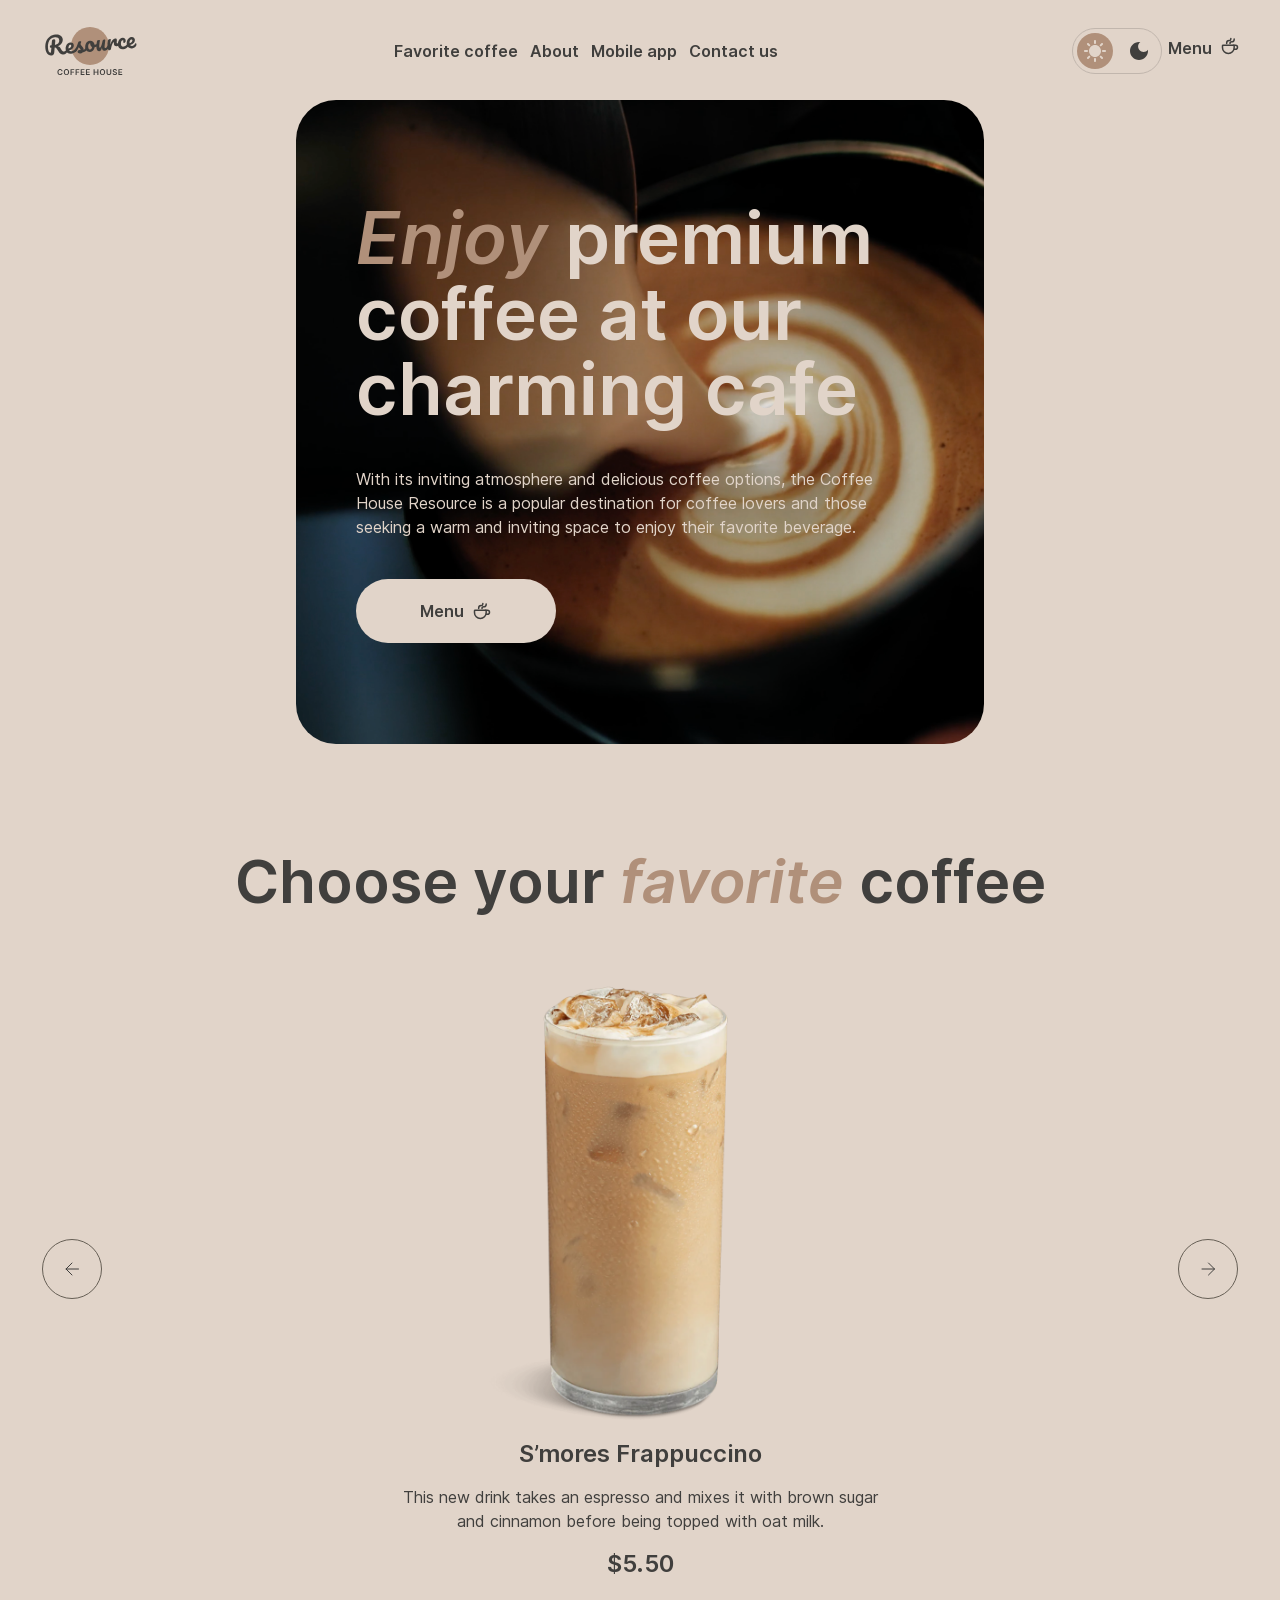
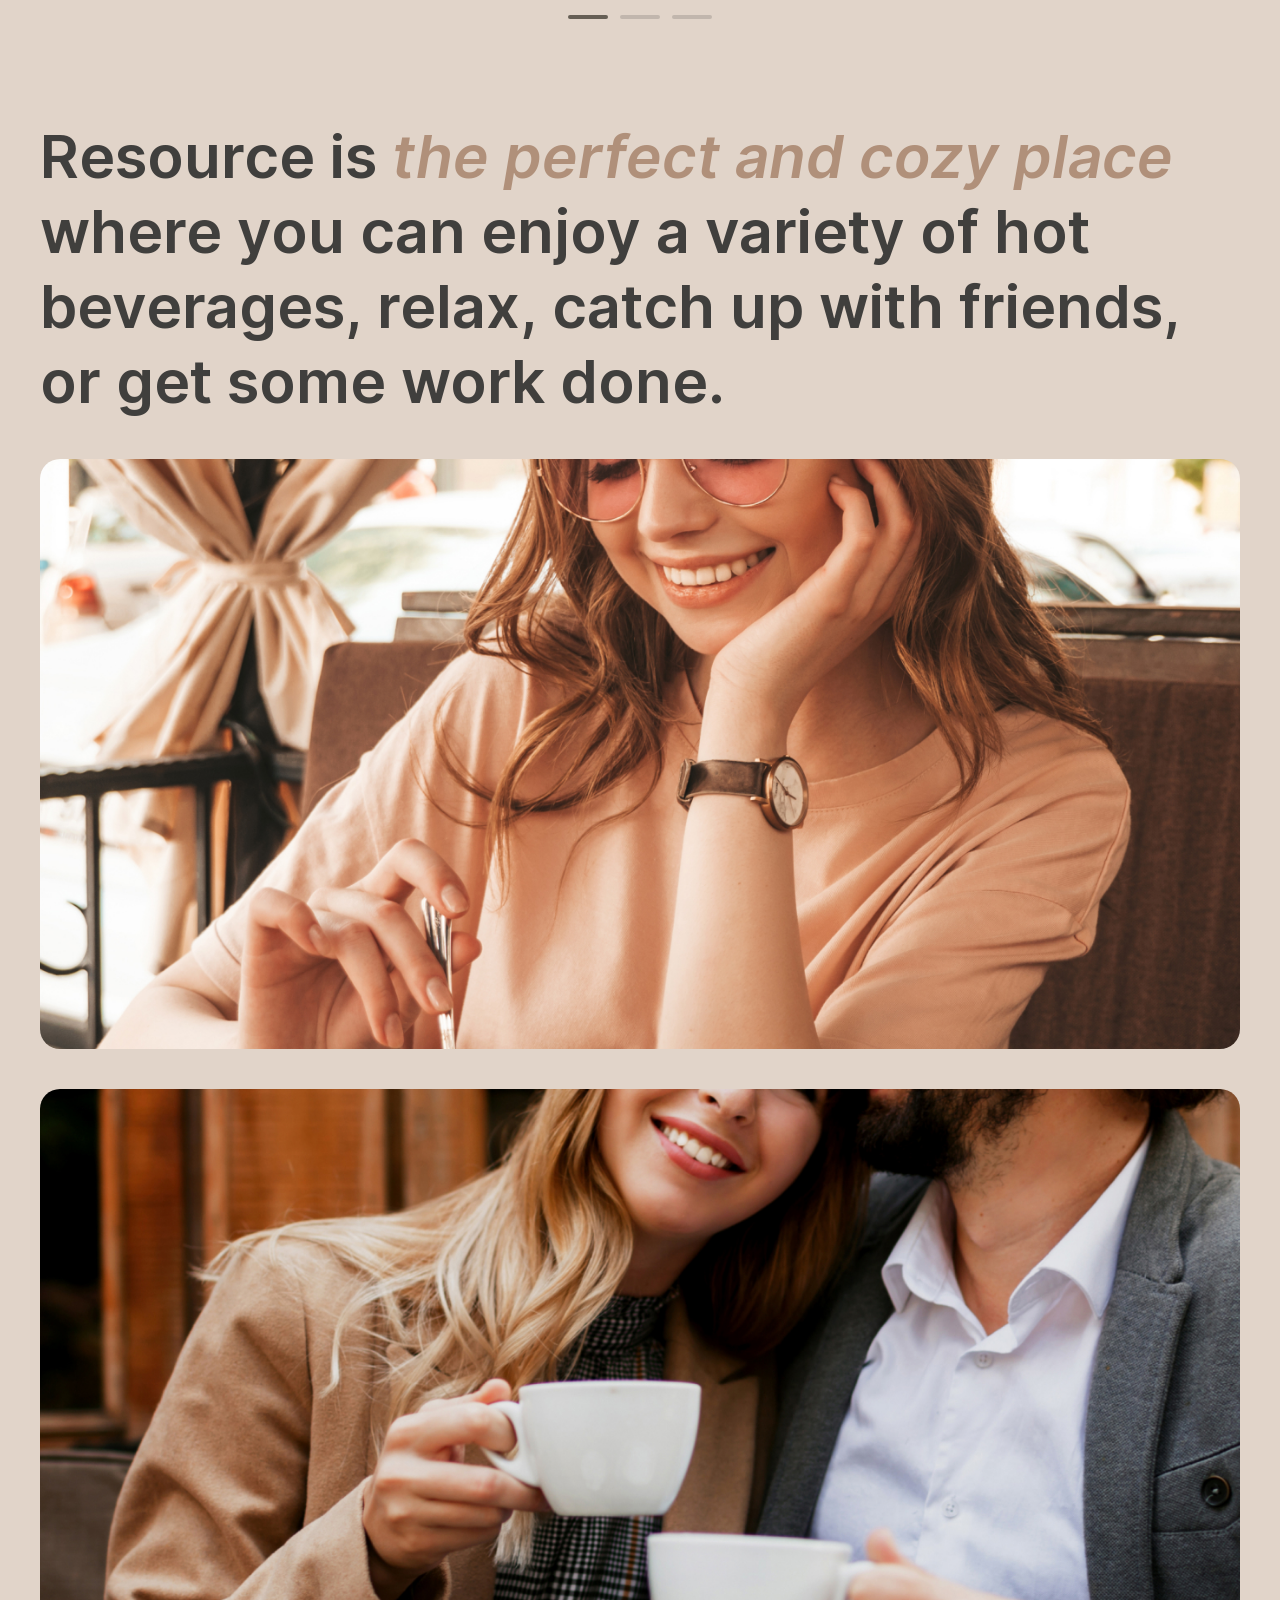
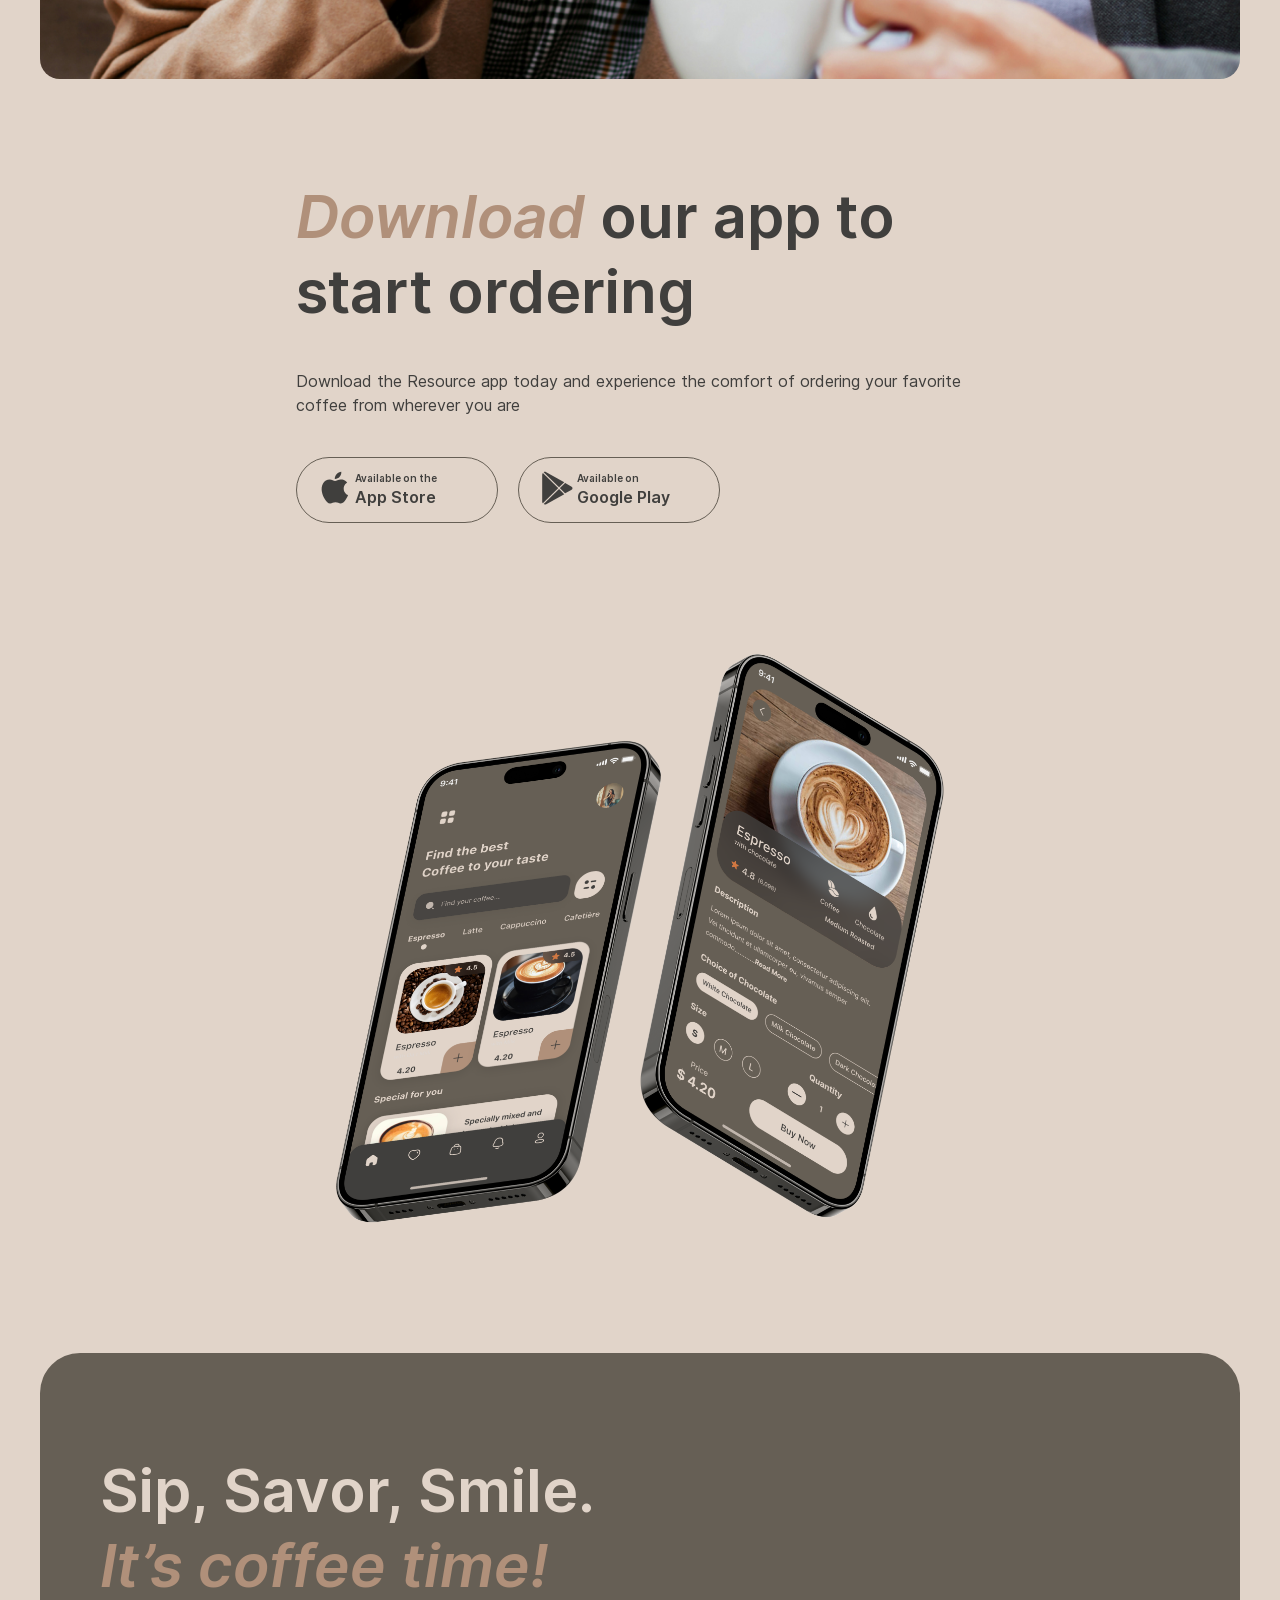
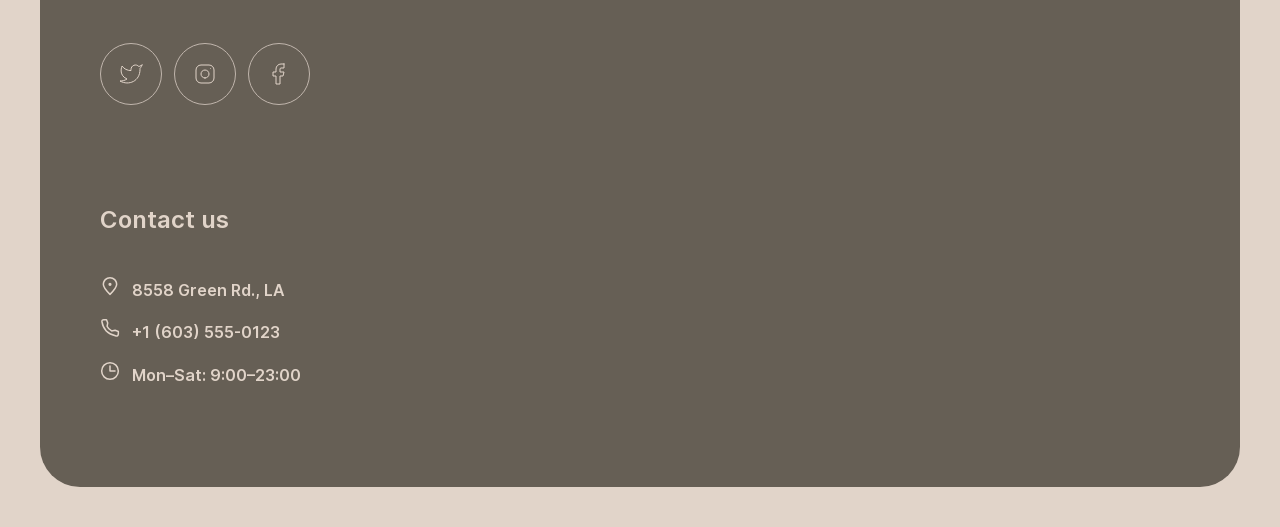
<file: index.html>
<!DOCTYPE html>
<html lang="en">

<head>
    <meta charset="UTF-8">
    <meta name="viewport" content="width=device-width, initial-scale=1.0">
    <title>Coffee House</title>
    <meta name="description" content="Coffee House">
    <meta name="keywords" content="Coffee House">

    <!-- < < < < < < < < FAVICON -->

    <!-- OG -->
    <meta property="og:site_name" content="Coffee House (Pavel Halanin)">
    <meta property="og:type" content="website">
    <meta property="og:url" content="/rsschool-landing-page/">
    <meta property="og:image" content="./assets/favicon/favicon_256.jpg">
    <meta property="og:title" content="Coffee House (Pavel Halanin)">
    <meta property="og:description" content="Coffee House (Pavel Halanin)">

    <!-- Twitter -->
    <meta property="twitter:card" content="summary">
    <meta property="twitter:image" content="./assets/favicon/favicon_256.jpg">
    <meta property="twitter:title" content="Coffee House (Pavel Halanin)">
    <meta property="twitter:description" content="Coffee House (Pavel Halanin)">

    <!-- Google -->
    <!-- Error on validator.w3.org -->
    <!--
    <meta itemprop="name" content="Coffee House (Pavel Halanin)">
    <meta itemprop="description" content="Coffee House (Pavel Halanin)">
    <meta itemprop="image" content="./assets/favicon/favicon_256.jpg">
    -->

    <!-- Facebook -->
    <link rel="image_src" href="./assets/favicon/favicon_256.jpg">

    <!-- Apple -->
    <link rel="apple-touch-icon" sizes="57x57" href="./assets/favicon/favicon_57.png">
    <link rel="apple-touch-icon" sizes="60x60" href="./assets/favicon/favicon_60.png">
    <link rel="apple-touch-icon" sizes="72x72" href="./assets/favicon/favicon_72.png">
    <link rel="apple-touch-icon" sizes="76x76" href="./assets/favicon/favicon_76.png">
    <link rel="apple-touch-icon" sizes="114x114" href="./assets/favicon/favicon_114.png">
    <link rel="apple-touch-icon" sizes="120x120" href="./assets/favicon/favicon_120.png">
    <link rel="apple-touch-icon" sizes="144x144" href="./assets/favicon/favicon_144.png">
    <link rel="apple-touch-icon" sizes="152x152" href="./assets/favicon/favicon_152.png">
    <link rel="apple-touch-icon" sizes="180x180" href="./assets/favicon/favicon_180.png">

    <meta name="apple-mobile-web-app-title" content="Coffee House (Pavel Halanin)">

    <link rel="apple-touch-icon-precomposed" href="./assets/favicon/favicon_152.png" sizes="152x152">
    <link rel="apple-touch-icon-precomposed" href="./assets/favicon/favicon_120.png" sizes="120x120">
    <link rel="apple-touch-icon-precomposed" href="./assets/favicon/favicon_76.png" sizes="76x76">
    <link rel="apple-touch-icon-precomposed" href="./assets/favicon/favicon_57.png">

    <!-- Safari -->
    <link rel="mask-icon" href="./assets/favicon/favicon.svg" color="#5bbad5">

    <!--favicon-->

    <link rel="icon" type="image/png" sizes="192x192" href="./assets/favicon/favicon_192.png">
    <link rel="icon" type="image/png" sizes="96x96" href="./assets/favicon/favicon_96.png">
    <link rel="icon" type="image/png" sizes="32x32" href="./assets/favicon/favicon_32.png">
    <link rel="icon" type="image/png" sizes="16x16" href="./assets/favicon/favicon_16.png">
    <link rel="icon" type="image/svg+xml" href="./assets/favicon/favicon.svg">
    <link rel="shortcut icon" type="image/vnd.microsoft.icon" href="./assets/favicon/favicon.svg">
    <meta name="application-name" content="Coffee House (Pavel Halanin)">
    <link rel="icon" type="image/x-icon" href="./assets/favicon/favicon.ico">

    <!-- PWA -->
    <link rel="manifest" href="./assets/favicon/manifest.webmanifest">
    <meta name="theme-color" content="#f8f9fa">

    <!-- Microsoft -->
    <meta name="msapplication-config" content="./assets/favicon/ieconfig.xml">
    <meta name="msapplication-TileColor" content="#2d89ef">
    <meta name="msapplication-TileImage" content="./assets/favicon/favicon_144.png">
    <!-- FAVICON > > > > > > > > -->

    <link rel="stylesheet" href="./css/fonts.css?nocache=2026-09-23_19-55">
    <link rel="stylesheet" href="./css/global.css?nocache=2026-09-27_23-45">
    <link rel="stylesheet" href="./css/burger.css?nocache=2026-09-28_21-55">
    <link rel="stylesheet" href="./css/header.css?nocache=2026-09-28_22-20">
    <link rel="stylesheet" href="./css/header_mobile.css?nocache=2026-09-23_21-30">
    <link rel="stylesheet" href="./css/header_table.css?nocache=2026-09-23_20-30">
    <link rel="stylesheet" href="./css/header_pc.css?nocache=2026-09-23_20-30">
    <link rel="stylesheet" href="./css/hero_mobile.css?nocache=2026-09-23_19-55">
    <link rel="stylesheet" href="./css/hero_table.css?nocache=2026-09-23_19-55">
    <link rel="stylesheet" href="./css/hero_pc.css?nocache=2026-09-23_19-55">
    <link rel="stylesheet" href="./css/slider.css?nocache=2026-09-27_16-55">
    <link rel="stylesheet" href="./css/about_mobile.css?nocache=2026-09-23_19-55">
    <link rel="stylesheet" href="./css/about_table.css?nocache=2026-09-23_19-55">
    <link rel="stylesheet" href="./css/about_pc.css?nocache=2026-09-23_19-55">
    <link rel="stylesheet" href="./css/mobile_app_mobile.css?nocache=2026-09-23_19-55">
    <link rel="stylesheet" href="./css/mobile_app_table.css?nocache=2026-09-23_19-55">
    <link rel="stylesheet" href="./css/mobile_app_pc.css?nocache=2026-09-23_19-55">
    <link rel="stylesheet" href="./css/footer.css?nocache=2026-09-23_19-55">
    <link rel="stylesheet" href="./css/footer_mobile.css?nocache=2026-09-23_19-55">
    <link rel="stylesheet" href="./css/footer_table.css?nocache=2026-09-23_19-55">
    <link rel="stylesheet" href="./css/footer_pc.css?nocache=2026-09-23_19-55">
    <script src="./js/ThemeSwitcher.js?nocache=2026-09-23_19-55"></script>
</head>

<body>
    <script src="./js/Burger.js?nocache=2026-09-28_22-25"></script>
    <script>
        Burger.initCheckKeyPress();
    </script>
    <nav id="burger__nav_menu" class="burger__nav_menu" data-is-open="false">
        <ul>
            <li>
                <a onclick="Burger.close()" href="#favorite-coffee">Favorite coffee</a>
            </li>
            <li>
                <a onclick="Burger.close()" href="#about">About</a>
            </li>
            <li>
                <a onclick="Burger.close()" href="#mobile-app">Mobile app</a>
            </li>
            <li>
                <a onclick="Burger.close()" href="#contact-us">Contact us</a>
            </li>
        </ul>
        <ul>
            <li>
                <a onclick="Burger.close()" href="./menu/">
                    Menu
                    <svg aria-hidden="true" width="20" height="20" viewBox="0 0 20 20" fill="none"
                        xmlns="http://www.w3.org/2000/svg">
                        <path
                            d="M14.167 9.76667V11.6667C14.167 14.8883 11.5553 17.5 8.33366 17.5C5.112 17.5 2.50033 14.8883 2.50033 11.6667V9.76667C2.50033 9.4353 2.76896 9.16667 3.10033 9.16667H13.567C13.8984 9.16667 14.167 9.4353 14.167 9.76667Z"
                            stroke="#403F3D" stroke-width="1.5" stroke-linecap="round" stroke-linejoin="round"></path>
                        <path
                            d="M10.0003 7.50008C10.0003 6.66675 10.5956 5.83341 11.786 5.83341C13.101 5.83341 14.167 4.76743 14.167 3.45246V2.91675"
                            stroke="#403F3D" stroke-width="1.5" stroke-linecap="round" stroke-linejoin="round"></path>
                        <path
                            d="M6.66634 7.5V7.08333C6.66634 5.70262 7.78563 4.58333 9.16634 4.58333C10.0868 4.58333 10.833 3.83714 10.833 2.91667V2.5"
                            stroke="#403F3D" stroke-width="1.5" stroke-linecap="round" stroke-linejoin="round"></path>
                        <path
                            d="M13.333 9.16675H15.4163C16.5669 9.16675 17.4997 10.0995 17.4997 11.2501C17.4997 12.4007 16.5669 13.3334 15.4163 13.3334H14.1663"
                            stroke="#403F3D" stroke-width="1.5" stroke-linecap="round" stroke-linejoin="round"></path>
                    </svg>
                </a>
            </li>
        </ul>
    </nav>
    <script>
        ThemeSwitcher.init();
    </script>
    <div class="page__wrapper">
        <header class="header">
            <div class="container">
                <a href="./" class="header__logo">
                    <svg aria-hidden="true" data-theme='light' width="100" height="60" viewBox="0 0 100 60" fill="none"
                        xmlns="http://www.w3.org/2000/svg">
                        <path
                            d="M69 25C69 35.4934 60.4934 44 50 44C39.5066 44 31 35.4934 31 25C31 14.5066 39.5066 6 50 6C60.4934 6 69 14.5066 69 25Z"
                            fill="#B0907A" />
                        <path
                            d="M95.6784 22.2913C95.8856 22.2732 96.0534 22.3548 96.1817 22.5364C96.326 22.7165 96.4127 22.9739 96.442 23.3086C96.4922 23.8824 96.4 24.3884 96.1652 24.8265C95.7789 25.5509 95.2359 26.1365 94.5362 26.5832C93.8524 27.0285 93.0084 27.295 92.0042 27.3829C90.4741 27.5168 89.2469 27.1664 88.3226 26.3318C87.3969 25.4812 86.8658 24.2749 86.7291 22.7129C86.6329 21.6131 86.7748 20.5727 87.1547 19.5919C87.5333 18.5951 88.1046 17.7822 88.8687 17.1532C89.6487 16.5229 90.5568 16.1623 91.5928 16.0717C92.5173 15.9908 93.2829 16.2049 93.8895 16.714C94.4948 17.2071 94.8386 17.9239 94.9209 18.8643C95.0171 19.9641 94.7016 20.9473 93.9743 21.814C93.2617 22.6633 91.9772 23.4021 90.1208 24.0303C90.5675 24.73 91.2451 25.0401 92.1537 24.9606C92.8072 24.9035 93.3279 24.7053 93.7158 24.3662C94.1197 24.0257 94.5692 23.4725 95.0643 22.7064C95.2346 22.4506 95.4393 22.3122 95.6784 22.2913ZM91.3914 18.4503C90.8016 18.5019 90.3295 18.8885 89.9751 19.6102C89.6365 20.3304 89.5098 21.1767 89.5949 22.149L89.5991 22.1968C90.5199 21.8914 91.2318 21.4918 91.7347 20.9981C92.2376 20.5044 92.4632 19.9626 92.4117 19.3729C92.3852 19.0701 92.2766 18.8386 92.0859 18.6786C91.9098 18.5013 91.6783 18.4252 91.3914 18.4503Z"
                            fill="#403F3D" />
                        <path
                            d="M83.2976 28.1446C81.7356 28.2813 80.4779 27.9497 79.5245 27.1497C78.5857 26.3324 78.0529 25.1985 77.926 23.7481C77.813 22.457 77.969 21.303 78.394 20.2861C78.819 19.2692 79.4149 18.4622 80.1818 17.8651C80.9487 17.268 81.7784 16.9304 82.671 16.8523C83.5477 16.7756 84.2481 16.9793 84.7723 17.4635C85.311 17.9303 85.6159 18.5702 85.6871 19.383C85.7456 20.0525 85.6437 20.6316 85.3813 21.1203C85.1348 21.6076 84.7725 21.8722 84.2944 21.9141C83.9915 21.9406 83.7382 21.8904 83.5344 21.7637C83.3465 21.6356 83.2414 21.444 83.2191 21.189C83.2093 21.0774 83.2141 20.9485 83.2334 20.8023C83.2527 20.6561 83.2676 20.5504 83.278 20.4852C83.3367 20.2392 83.357 20.0125 83.3389 19.8053C83.3208 19.5981 83.2511 19.4436 83.1297 19.3418C83.0243 19.2386 82.876 19.1953 82.6847 19.2121C82.3181 19.2441 81.9901 19.4415 81.7006 19.8041C81.4097 20.1508 81.193 20.6114 81.0506 21.186C80.9081 21.7606 80.8661 22.3826 80.9247 23.0521C81.0865 24.901 81.9723 25.7551 83.5821 25.6142C84.2356 25.557 84.9181 25.2805 85.6296 24.7846C86.3556 24.2714 87.0469 23.5444 87.7034 22.6036C87.8752 22.3637 88.0806 22.2333 88.3197 22.2124C88.5269 22.1942 88.6946 22.2759 88.8229 22.4574C88.9672 22.6375 89.054 22.895 89.0832 23.2297C89.1362 23.8354 89.028 24.3427 88.7587 24.7518C88.0904 25.7418 87.2526 26.5378 86.2452 27.1399C85.2524 27.7247 84.2699 28.0596 83.2976 28.1446Z"
                            fill="#403F3D" />
                        <path
                            d="M69.548 29.3476C68.9423 29.4006 68.4841 29.1195 68.1733 28.5042C67.8784 27.8876 67.6696 26.8779 67.5469 25.4753C67.3656 23.4032 67.4882 21.4089 67.9148 19.4924C68.0179 19.0177 68.2197 18.6627 68.5203 18.4276C68.8355 18.1752 69.288 18.0232 69.8778 17.9716C70.1965 17.9437 70.4232 17.964 70.5577 18.0326C70.6921 18.1011 70.7692 18.2469 70.7887 18.4701C70.811 18.7251 70.7416 19.3094 70.5806 20.2229C70.477 20.8744 70.3983 21.4434 70.3445 21.93C70.2907 22.4165 70.2626 23.0132 70.2602 23.7201C70.6663 22.3033 71.1584 21.136 71.7366 20.2181C72.3148 19.3002 72.8987 18.6308 73.4883 18.2098C74.0938 17.7874 74.6595 17.5532 75.1855 17.5072C76.2215 17.4166 76.7849 17.8893 76.8755 18.9253C76.8936 19.1325 76.8658 19.6409 76.7921 20.4504C76.7204 21.0991 76.6915 21.5032 76.7054 21.6626C76.7542 22.2204 76.9779 22.4819 77.3764 22.4471C77.8227 22.408 78.3658 22.0072 79.0057 21.2445C79.1948 21.0191 79.4009 20.8967 79.6241 20.8772C79.8313 20.8591 79.9991 20.9408 80.1274 21.1223C80.2702 21.2864 80.3549 21.5199 80.3814 21.8228C80.433 22.4125 80.314 22.8887 80.0245 23.2513C79.6187 23.7526 79.1275 24.1971 78.5511 24.5848C77.9893 24.9552 77.3736 25.1697 76.7042 25.2282C75.8594 25.3021 75.1951 25.1434 74.7111 24.7521C74.2431 24.3594 73.977 23.7965 73.9129 23.0633C73.892 22.8242 73.895 22.583 73.9219 22.3397C73.9258 22.0182 73.923 21.8016 73.9132 21.69C73.8909 21.435 73.7921 21.3151 73.6167 21.3305C73.3777 21.3514 73.0826 21.6503 72.7315 22.2271C72.395 22.7865 72.0738 23.5213 71.768 24.4314C71.4621 25.3415 71.2322 26.2932 71.0782 27.2864C70.9684 28.0509 70.8058 28.5791 70.5904 28.8709C70.3896 29.1455 70.0421 29.3044 69.548 29.3476Z"
                            fill="#403F3D" />
                        <path
                            d="M59.2457 30.2488C58.5284 30.3116 57.9101 30.0364 57.3907 29.4233C56.8858 28.7929 56.5901 27.9836 56.5037 26.9954C56.3991 25.8 56.3833 24.7012 56.4562 23.699C56.5277 22.6809 56.698 21.5979 56.967 20.4501C57.0845 19.958 57.2777 19.5958 57.5465 19.3635C57.8153 19.1312 58.2605 18.9878 58.8821 18.9334C59.2327 18.9028 59.4767 18.9376 59.614 19.038C59.7672 19.1371 59.8536 19.2981 59.8731 19.5213C59.8842 19.6488 59.8342 20.0868 59.7231 20.8354C59.6153 21.4391 59.5345 21.9842 59.4807 22.4707C59.3083 24.1722 59.2465 25.3019 59.2953 25.8598C59.3246 26.1945 59.3854 26.4301 59.4776 26.5666C59.5685 26.6871 59.7016 26.7397 59.8769 26.7244C60.116 26.7035 60.3899 26.4386 60.6988 25.9297C61.0235 25.4195 61.3426 24.6608 61.656 23.6536C61.9854 22.6451 62.2793 21.4148 62.5377 19.9627C62.6234 19.4734 62.7847 19.114 63.0216 18.8845C63.2744 18.6535 63.6638 18.5151 64.1898 18.4691C64.5564 18.437 64.8156 18.4625 64.9674 18.5456C65.1179 18.6127 65.2035 18.7658 65.2245 19.0049C65.2593 19.4034 65.1556 20.5127 64.9133 22.3327C64.6455 24.412 64.5325 25.6907 64.5744 26.1688C64.6009 26.4717 64.6855 26.7052 64.8284 26.8694C64.9698 27.0176 65.1442 27.0827 65.3514 27.0645C65.6702 27.0366 66.028 26.8126 66.4249 26.3924C66.8363 25.9549 67.3703 25.2657 68.0268 24.3249C68.1985 24.0851 68.4039 23.9547 68.643 23.9337C68.8502 23.9156 69.018 23.9973 69.1463 24.1788C69.2906 24.3589 69.3773 24.6163 69.4066 24.9511C69.4624 25.5886 69.3542 26.096 69.082 26.4731C68.4706 27.3779 67.79 28.1361 67.0405 28.7477C66.3069 29.358 65.438 29.707 64.4339 29.7949C63.6688 29.8618 63.0771 29.6165 62.6589 29.0588C62.2567 28.4997 62.0088 27.6862 61.9154 26.6183C61.7393 27.7259 61.406 28.5982 60.9157 29.2354C60.424 29.8566 59.8673 30.1944 59.2457 30.2488Z"
                            fill="#403F3D" />
                        <path
                            d="M57.5606 22.8796C57.7678 22.8614 57.9362 22.9511 58.0659 23.1485C58.1956 23.346 58.2744 23.6041 58.3023 23.9229C58.3692 24.688 58.1779 25.1625 57.7282 25.3463C56.8011 25.7647 55.7659 26.048 54.6225 26.1963C54.4367 27.5616 53.9332 28.6898 53.1117 29.5808C52.2888 30.4559 51.3115 30.9429 50.1799 31.0419C49.2235 31.1256 48.3824 30.9663 47.6566 30.564C46.9467 30.1603 46.383 29.5913 45.9654 28.8569C45.5478 28.1225 45.3 27.309 45.2219 26.4164C45.1159 25.205 45.2529 24.1089 45.6328 23.1281C46.0114 22.1313 46.5841 21.3343 47.351 20.7372C48.1165 20.1242 48.9933 19.7744 49.9816 19.688C51.1929 19.582 52.2022 19.9193 53.0093 20.6999C53.8309 21.4632 54.3592 22.453 54.5941 23.6691C55.339 23.5558 56.2177 23.3183 57.23 22.9567C57.3547 22.9136 57.4649 22.8879 57.5606 22.8796ZM50.1494 28.4908C50.6595 28.4462 51.0797 28.2007 51.41 27.7542C51.7563 27.3063 51.959 26.6863 52.0182 25.8941C51.4948 25.6026 51.0739 25.1977 50.7555 24.6795C50.4531 24.1599 50.2754 23.5972 50.2224 22.9916C50.2001 22.7365 50.2017 22.4794 50.2272 22.2202L50.1076 22.2307C49.4701 22.2864 48.9633 22.644 48.5873 23.3032C48.2259 23.9452 48.094 24.824 48.1916 25.9398C48.2683 26.8164 48.4942 27.4712 48.8694 27.9042C49.2605 28.3357 49.6872 28.5313 50.1494 28.4908Z"
                            fill="#403F3D" />
                        <path
                            d="M40.3098 32.4354C39.481 32.508 38.8267 32.3725 38.3469 32.029C37.8831 31.6841 37.6303 31.2726 37.5884 30.7944C37.5522 30.38 37.6722 30.0081 37.9486 29.6787C38.2249 29.3494 38.658 29.1589 39.2477 29.1073C39.4549 29.0892 39.6961 29.0922 39.9712 29.1163C40.2609 29.1231 40.4782 29.1282 40.623 29.1316C40.5709 28.7185 40.4411 28.3364 40.2337 27.9851C40.0422 27.6325 39.8043 27.3 39.52 26.9876C39.2343 26.6592 38.9687 26.3773 38.7232 26.1418C38.3114 27.1254 37.8856 27.9497 37.4459 28.6145C37.0221 29.278 36.5477 29.9137 36.0227 30.5218C35.7609 30.8338 35.4706 31.0038 35.1518 31.0316C34.8968 31.054 34.6819 30.9844 34.5072 30.823C34.3311 30.6457 34.2312 30.4216 34.2075 30.1506C34.1796 29.8318 34.2653 29.5272 34.4648 29.2367L34.7421 28.827C35.524 27.6664 36.1073 26.7159 36.4923 25.9756C36.7228 25.4896 36.9879 24.8481 37.2876 24.0509C37.5858 23.2379 37.874 22.4016 38.1522 21.542C38.3937 20.8142 38.9926 20.4085 39.9489 20.3248C40.3952 20.2858 40.7095 20.2984 40.8918 20.3628C41.0741 20.4271 41.1729 20.547 41.1883 20.7223C41.1967 20.8179 41.178 20.9722 41.1324 21.1849C41.0868 21.3977 41.0172 21.6126 40.9238 21.8296C40.6871 22.4285 40.5862 22.9272 40.621 23.3257C40.6419 23.5647 40.7446 23.8208 40.9291 24.0937C41.1296 24.3653 41.4239 24.7009 41.8123 25.1006C42.3809 25.7254 42.8136 26.2657 43.1105 26.7216C43.4219 27.1601 43.602 27.6583 43.6508 28.2162C43.6647 28.3756 43.6683 28.6001 43.6615 28.8898C44.4161 28.5187 45.2621 27.6335 46.1998 26.2345C46.3715 25.9946 46.5769 25.8642 46.816 25.8433C47.0232 25.8252 47.191 25.9069 47.3193 26.0884C47.4635 26.2685 47.5503 26.5259 47.5796 26.8606C47.6326 27.4663 47.5244 27.9737 47.255 28.3827C46.5445 29.4407 45.8387 30.185 45.1376 30.6158C44.451 31.0292 43.5751 31.2985 42.51 31.4238C41.9199 32.0215 41.1865 32.3587 40.3098 32.4354Z"
                            fill="#403F3D" />
                        <path
                            d="M36.6171 26.7357C36.8243 26.7175 36.9921 26.7992 37.1204 26.9807C37.2646 27.1608 37.3514 27.4183 37.3807 27.753C37.4365 28.3905 37.3283 28.8979 37.0561 29.2751C36.5291 30.0439 35.7502 30.7786 34.7193 31.4791C33.7044 32.1782 32.5833 32.5815 31.3559 32.6888C29.6823 32.8353 28.3436 32.4947 27.3396 31.667C26.3356 30.8394 25.7646 29.6365 25.6266 28.0586C25.5304 26.9588 25.6722 25.9185 26.0522 24.9376C26.4308 23.9408 27.0021 23.1279 27.7662 22.4989C28.5462 21.8686 29.4542 21.508 30.4903 21.4174C31.4147 21.3365 32.1803 21.5506 32.787 22.0597C33.3923 22.5528 33.7361 23.2696 33.8183 24.21C33.9145 25.3098 33.599 26.293 32.8718 27.1597C32.1591 28.009 30.8826 28.7471 29.0422 29.3739C29.5048 30.0722 30.294 30.3726 31.4098 30.275C32.127 30.2122 32.9183 29.894 33.7836 29.3204C34.6634 28.7295 35.4025 27.9983 36.0009 27.1269C36.1726 26.887 36.378 26.7566 36.6171 26.7357ZM30.2888 23.796C29.6991 23.8476 29.227 24.2342 28.8725 24.9559C28.534 25.6761 28.4073 26.5224 28.4923 27.4947L28.4965 27.5425C29.4174 27.2371 30.1293 26.8375 30.6322 26.3438C31.1351 25.8501 31.3607 25.3083 31.3091 24.7186C31.2826 24.4158 31.174 24.1843 30.9834 24.0243C30.8072 23.847 30.5757 23.7709 30.2888 23.796Z"
                            fill="#403F3D" />
                        <path
                            d="M27.6906 27.5167C27.8978 27.4986 28.0656 27.5803 28.1939 27.7618C28.3382 27.9419 28.4249 28.1993 28.4542 28.5341C28.5086 29.1557 28.4004 29.6631 28.1296 30.0561C27.4454 31.0476 26.7351 31.8324 25.9987 32.4108C25.261 32.9733 24.3581 33.3012 23.2902 33.3946C22.2541 33.4853 21.3451 33.2837 20.5631 32.79C19.797 32.2949 19.028 31.3985 18.256 30.1009C17.6351 29.063 17.151 28.3023 16.8035 27.8188C16.4547 27.3193 16.119 26.9712 15.7967 26.7745C15.4903 26.5765 15.1198 26.4724 14.6852 26.4622C14.6508 26.8025 14.5595 27.8705 14.4114 29.6663C14.3537 30.4744 14.3165 30.9675 14.3 31.1456C14.2256 32.1319 13.9724 32.9089 13.5402 33.4767C13.1067 34.0286 12.4038 34.3471 11.4315 34.4321C10.3636 34.5256 9.38799 34.2977 8.50477 33.7486C7.63609 33.1822 6.9298 32.3606 6.38589 31.2839C5.84059 30.1913 5.50518 28.9277 5.37968 27.4932C5.1454 24.8154 5.40544 22.4638 6.15978 20.4383C6.93006 18.4115 8.10738 16.8148 9.69174 15.6483C11.2906 14.4644 13.1899 13.7763 15.3895 13.5838C16.9196 13.45 18.223 13.5688 19.2994 13.9404C20.3759 14.312 21.1968 14.8826 21.762 15.6523C22.3432 16.4206 22.6784 17.3148 22.7676 18.3349C22.8457 19.2275 22.7073 20.1229 22.3522 21.0213C22.0117 21.9023 21.4476 22.7066 20.66 23.434C19.8724 24.1614 18.8869 24.7375 17.7034 25.1622C18.4866 25.3025 19.1057 25.5856 19.5605 26.0116C20.0154 26.4376 20.4891 27.0787 20.9816 27.9351C21.5115 28.8524 22.0112 29.5153 22.4806 29.924C22.966 30.3312 23.4955 30.5098 24.0693 30.4596C24.5794 30.4149 25.0509 30.205 25.4838 29.8299C25.9154 29.4388 26.4456 28.7981 27.0744 27.9079C27.2461 27.6681 27.4515 27.5377 27.6906 27.5167ZM11.3837 26.727C10.8418 26.7744 10.4561 26.6797 10.2266 26.4428C10.013 26.2045 9.89225 25.9259 9.86436 25.6071C9.8309 25.2246 9.92394 24.9113 10.1435 24.6672C10.379 24.4218 10.6562 24.2851 10.9749 24.2572L11.5727 24.2049C11.691 22.6206 11.8123 21.2528 11.9364 20.1016C12.053 19.0474 12.6771 18.4708 13.8088 18.3718C14.7173 18.2923 15.2071 18.659 15.2782 19.4719C15.2936 19.6473 15.2975 19.7835 15.2899 19.8805L14.9199 23.9121C15.7764 23.789 16.5393 23.5134 17.2085 23.0855C17.8937 22.6561 18.4149 22.0966 18.7722 21.4068C19.1454 20.7156 19.2957 19.9556 19.2232 19.1268C19.1353 18.1226 18.7236 17.3636 17.988 16.8498C17.2524 16.3359 16.2232 16.1369 14.9002 16.2526C13.3382 16.3893 12.0016 16.8997 10.8904 17.7839C9.79381 18.6508 8.98568 19.8779 8.46605 21.4653C7.94503 23.0366 7.78003 24.9142 7.97108 27.0978C8.06033 28.1179 8.24063 28.9855 8.51198 29.7006C8.78334 30.4157 9.08648 30.9432 9.42139 31.2834C9.75631 31.6235 10.0592 31.7817 10.3302 31.7579C10.5374 31.7398 10.6957 31.6216 10.8051 31.4032C10.9304 31.1834 11.0127 30.839 11.052 30.3698L11.3837 26.727Z"
                            fill="#403F3D" />
                        <path
                            d="M78.4033 54.0001V48.1819H82.1874V49.0654H79.4573V50.645H81.9914V51.5285H79.4573V53.1165H82.2101V54.0001H78.4033Z"
                            fill="#403F3D" />
                        <path
                            d="M75.9698 49.7813C75.9433 49.5332 75.8316 49.34 75.6346 49.2017C75.4395 49.0635 75.1857 48.9943 74.8732 48.9943C74.6535 48.9943 74.4651 49.0275 74.3079 49.0938C74.1507 49.1601 74.0304 49.25 73.9471 49.3637C73.8638 49.4773 73.8211 49.607 73.8192 49.7529C73.8192 49.8741 73.8467 49.9792 73.9016 50.0682C73.9585 50.1572 74.0352 50.233 74.1317 50.2955C74.2283 50.3561 74.3353 50.4072 74.4528 50.4489C74.5702 50.4906 74.6886 50.5256 74.8079 50.554L75.3533 50.6904C75.573 50.7415 75.7842 50.8106 75.9869 50.8977C76.1914 50.9849 76.3742 51.0947 76.5352 51.2273C76.698 51.3599 76.8268 51.5199 76.9215 51.7074C77.0162 51.8949 77.0636 52.1146 77.0636 52.3665C77.0636 52.7074 76.9764 53.0076 76.8022 53.2671C76.628 53.5246 76.3761 53.7263 76.0465 53.8722C75.7189 54.0161 75.3221 54.0881 74.8562 54.0881C74.4035 54.0881 74.0105 54.018 73.6772 53.8779C73.3458 53.7377 73.0863 53.5332 72.8988 53.2642C72.7132 52.9953 72.6128 52.6676 72.5977 52.2813H73.6346C73.6497 52.4839 73.7122 52.6525 73.8221 52.787C73.9319 52.9214 74.0749 53.0218 74.2511 53.0881C74.4291 53.1544 74.628 53.1875 74.8477 53.1875C75.0768 53.1875 75.2776 53.1534 75.4499 53.0852C75.6242 53.0152 75.7605 52.9186 75.859 52.7955C75.9575 52.6705 76.0077 52.5246 76.0096 52.358C76.0077 52.2065 75.9632 52.0815 75.8761 51.983C75.7889 51.8826 75.6668 51.7993 75.5096 51.733C75.3543 51.6648 75.1725 51.6042 74.9641 51.5512L74.3022 51.3807C73.823 51.2576 73.4442 51.071 73.1658 50.821C72.8893 50.5692 72.7511 50.2349 72.7511 49.8182C72.7511 49.4754 72.8439 49.1752 73.0295 48.9176C73.217 48.6601 73.4717 48.4602 73.7937 48.3182C74.1156 48.1743 74.4802 48.1023 74.8874 48.1023C75.3003 48.1023 75.6621 48.1743 75.9727 48.3182C76.2852 48.4602 76.5304 48.6582 76.7085 48.912C76.8865 49.1638 76.9783 49.4536 76.984 49.7813H75.9698Z"
                            fill="#403F3D" />
                        <path
                            d="M70.2081 48.1819H71.2621V51.983C71.2621 52.3997 71.1636 52.7662 70.9667 53.0825C70.7716 53.3987 70.497 53.6459 70.1428 53.8239C69.7886 54.0001 69.3748 54.0881 68.9013 54.0881C68.4259 54.0881 68.0112 54.0001 67.657 53.8239C67.3028 53.6459 67.0282 53.3987 66.8331 53.0825C66.6381 52.7662 66.5405 52.3997 66.5405 51.983V48.1819H67.5945V51.895C67.5945 52.1374 67.6475 52.3533 67.7536 52.5427C67.8615 52.7321 68.0131 52.8807 68.2081 52.9887C68.4032 53.0948 68.6343 53.1478 68.9013 53.1478C69.1684 53.1478 69.3994 53.0948 69.5945 52.9887C69.7915 52.8807 69.943 52.7321 70.049 52.5427C70.1551 52.3533 70.2081 52.1374 70.2081 51.895V48.1819Z"
                            fill="#403F3D" />
                        <path
                            d="M65.1444 51.0909C65.1444 51.7178 65.027 52.2548 64.7922 52.7017C64.5592 53.1468 64.241 53.4877 63.8376 53.7245C63.4361 53.9612 62.9806 54.0796 62.4711 54.0796C61.9617 54.0796 61.5052 53.9612 61.1018 53.7245C60.7003 53.4858 60.3821 53.144 60.1473 52.6989C59.9143 52.2519 59.7979 51.7159 59.7979 51.0909C59.7979 50.464 59.9143 49.9281 60.1473 49.483C60.3821 49.036 60.7003 48.6942 61.1018 48.4574C61.5052 48.2207 61.9617 48.1023 62.4711 48.1023C62.9806 48.1023 63.4361 48.2207 63.8376 48.4574C64.241 48.6942 64.5592 49.036 64.7922 49.483C65.027 49.9281 65.1444 50.464 65.1444 51.0909ZM64.0848 51.0909C64.0848 50.6496 64.0157 50.2775 63.8774 49.9745C63.741 49.6695 63.5516 49.4394 63.3092 49.2841C63.0668 49.1269 62.7874 49.0483 62.4711 49.0483C62.1549 49.0483 61.8755 49.1269 61.6331 49.2841C61.3907 49.4394 61.2003 49.6695 61.0621 49.9745C60.9257 50.2775 60.8575 50.6496 60.8575 51.0909C60.8575 51.5322 60.9257 51.9053 61.0621 52.2102C61.2003 52.5133 61.3907 52.7434 61.6331 52.9006C61.8755 53.0559 62.1549 53.1335 62.4711 53.1335C62.7874 53.1335 63.0668 53.0559 63.3092 52.9006C63.5516 52.7434 63.741 52.5133 63.8774 52.2102C64.0157 51.9053 64.0848 51.5322 64.0848 51.0909Z"
                            fill="#403F3D" />
                        <path
                            d="M53.5923 54.0001V48.1819H54.6463V50.645H57.3423V48.1819H58.3991V54.0001H57.3423V51.5285H54.6463V54.0001H53.5923Z"
                            fill="#403F3D" />
                        <path
                            d="M45.9487 54.0001V48.1819H49.7328V49.0654H47.0027V50.645H49.5368V51.5285H47.0027V53.1165H49.7556V54.0001H45.9487Z"
                            fill="#403F3D" />
                        <path
                            d="M40.689 54.0001V48.1819H44.4731V49.0654H41.7429V50.645H44.277V51.5285H41.7429V53.1165H44.4958V54.0001H40.689Z"
                            fill="#403F3D" />
                        <path
                            d="M35.6016 54.0001V48.1819H39.3288V49.0654H36.6555V50.645H39.0732V51.5285H36.6555V54.0001H35.6016Z"
                            fill="#403F3D" />
                        <path
                            d="M30.5142 54.0001V48.1819H34.2414V49.0654H31.5681V50.645H33.9858V51.5285H31.5681V54.0001H30.5142Z"
                            fill="#403F3D" />
                        <path
                            d="M29.1176 51.0909C29.1176 51.7178 29.0002 52.2548 28.7653 52.7017C28.5324 53.1468 28.2142 53.4877 27.8108 53.7245C27.4093 53.9612 26.9538 54.0796 26.4443 54.0796C25.9348 54.0796 25.4784 53.9612 25.075 53.7245C24.6735 53.4858 24.3553 53.144 24.1204 52.6989C23.8875 52.2519 23.771 51.7159 23.771 51.0909C23.771 50.464 23.8875 49.9281 24.1204 49.483C24.3553 49.036 24.6735 48.6942 25.075 48.4574C25.4784 48.2207 25.9348 48.1023 26.4443 48.1023C26.9538 48.1023 27.4093 48.2207 27.8108 48.4574C28.2142 48.6942 28.5324 49.036 28.7653 49.483C29.0002 49.9281 29.1176 50.464 29.1176 51.0909ZM28.0579 51.0909C28.0579 50.6496 27.9888 50.2775 27.8505 49.9745C27.7142 49.6695 27.5248 49.4394 27.2824 49.2841C27.0399 49.1269 26.7606 49.0483 26.4443 49.0483C26.128 49.0483 25.8486 49.1269 25.6062 49.2841C25.3638 49.4394 25.1735 49.6695 25.0352 49.9745C24.8988 50.2775 24.8307 50.6496 24.8307 51.0909C24.8307 51.5322 24.8988 51.9053 25.0352 52.2102C25.1735 52.5133 25.3638 52.7434 25.6062 52.9006C25.8486 53.0559 26.128 53.1335 26.4443 53.1335C26.7606 53.1335 27.0399 53.0559 27.2824 52.9006C27.5248 52.7434 27.7142 52.5133 27.8505 52.2102C27.9888 51.9053 28.0579 51.5322 28.0579 51.0909Z"
                            fill="#403F3D" />
                        <path
                            d="M22.5536 50.1449H21.4911C21.4608 49.9707 21.4049 49.8163 21.3235 49.6818C21.2421 49.5455 21.1407 49.4299 21.0195 49.3352C20.8983 49.2406 20.7601 49.1695 20.6048 49.1222C20.4513 49.0729 20.2856 49.0483 20.1076 49.0483C19.7913 49.0483 19.511 49.1279 19.2667 49.287C19.0224 49.4442 18.8311 49.6752 18.6928 49.9801C18.5546 50.2832 18.4854 50.6534 18.4854 51.0909C18.4854 51.536 18.5546 51.911 18.6928 52.2159C18.833 52.519 19.0243 52.7481 19.2667 52.9034C19.511 53.0568 19.7904 53.1335 20.1048 53.1335C20.279 53.1335 20.4419 53.1108 20.5934 53.0654C20.7468 53.018 20.8841 52.9489 21.0053 52.858C21.1284 52.7671 21.2317 52.6553 21.315 52.5227C21.4002 52.3902 21.4589 52.2387 21.4911 52.0682L22.5536 52.0739C22.5138 52.3504 22.4277 52.6099 22.2951 52.8523C22.1644 53.0947 21.993 53.3087 21.7809 53.4943C21.5688 53.6781 21.3207 53.822 21.0366 53.9262C20.7525 54.0284 20.4371 54.0796 20.0906 54.0796C19.5792 54.0796 19.1228 53.9612 18.7212 53.7245C18.3197 53.4877 18.0034 53.1459 17.7724 52.6989C17.5413 52.2519 17.4258 51.7159 17.4258 51.0909C17.4258 50.464 17.5423 49.9281 17.7752 49.483C18.0082 49.036 18.3254 48.6942 18.7269 48.4574C19.1284 48.2207 19.583 48.1023 20.0906 48.1023C20.4144 48.1023 20.7156 48.1477 20.994 48.2387C21.2724 48.3296 21.5205 48.4631 21.7383 48.6392C21.9561 48.8135 22.1351 49.0275 22.2752 49.2813C22.4173 49.5332 22.5101 49.821 22.5536 50.1449Z"
                            fill="#403F3D" />
                    </svg>
                    <svg aria-hidden="true" data-theme='dark' width="100" height="60" viewBox="0 0 100 60" fill="none"
                        xmlns="http://www.w3.org/2000/svg">
                        <path
                            d="M69 25C69 35.4934 60.4934 44 50 44C39.5066 44 31 35.4934 31 25C31 14.5066 39.5066 6 50 6C60.4934 6 69 14.5066 69 25Z"
                            fill="#B0907A" />
                        <path
                            d="M95.6784 22.2913C95.8856 22.2732 96.0534 22.3548 96.1817 22.5364C96.326 22.7165 96.4127 22.9739 96.442 23.3086C96.4922 23.8824 96.4 24.3884 96.1652 24.8265C95.7789 25.5509 95.2359 26.1365 94.5362 26.5832C93.8524 27.0285 93.0084 27.295 92.0042 27.3829C90.4741 27.5168 89.2469 27.1664 88.3226 26.3318C87.3969 25.4812 86.8658 24.2749 86.7291 22.7129C86.6329 21.6131 86.7748 20.5727 87.1547 19.5919C87.5333 18.5951 88.1046 17.7822 88.8687 17.1532C89.6487 16.5229 90.5568 16.1623 91.5928 16.0717C92.5173 15.9908 93.2829 16.2049 93.8895 16.714C94.4948 17.2071 94.8386 17.9239 94.9209 18.8643C95.0171 19.9641 94.7016 20.9473 93.9743 21.814C93.2617 22.6633 91.9772 23.4021 90.1208 24.0303C90.5675 24.73 91.2451 25.0401 92.1537 24.9606C92.8072 24.9035 93.3279 24.7053 93.7158 24.3662C94.1197 24.0257 94.5692 23.4725 95.0643 22.7064C95.2346 22.4506 95.4393 22.3122 95.6784 22.2913ZM91.3914 18.4503C90.8016 18.5019 90.3295 18.8885 89.9751 19.6102C89.6365 20.3304 89.5098 21.1767 89.5949 22.149L89.5991 22.1968C90.5199 21.8914 91.2318 21.4918 91.7347 20.9981C92.2376 20.5044 92.4632 19.9626 92.4117 19.3729C92.3852 19.0701 92.2766 18.8386 92.0859 18.6786C91.9098 18.5013 91.6783 18.4252 91.3914 18.4503Z"
                            fill="#E1D4C9" />
                        <path
                            d="M83.2976 28.1446C81.7356 28.2813 80.4779 27.9497 79.5245 27.1497C78.5857 26.3324 78.0529 25.1985 77.926 23.7481C77.813 22.457 77.969 21.303 78.394 20.2861C78.819 19.2692 79.4149 18.4622 80.1818 17.8651C80.9487 17.268 81.7784 16.9304 82.671 16.8523C83.5477 16.7756 84.2481 16.9793 84.7723 17.4635C85.311 17.9303 85.6159 18.5702 85.6871 19.383C85.7456 20.0525 85.6437 20.6316 85.3813 21.1203C85.1348 21.6076 84.7725 21.8722 84.2944 21.9141C83.9915 21.9406 83.7382 21.8904 83.5344 21.7637C83.3465 21.6356 83.2414 21.444 83.2191 21.189C83.2093 21.0774 83.2141 20.9485 83.2334 20.8023C83.2527 20.6561 83.2676 20.5504 83.278 20.4852C83.3367 20.2392 83.357 20.0125 83.3389 19.8053C83.3208 19.5981 83.2511 19.4436 83.1297 19.3418C83.0243 19.2386 82.876 19.1953 82.6847 19.2121C82.3181 19.2441 81.9901 19.4415 81.7006 19.8041C81.4097 20.1508 81.193 20.6114 81.0506 21.186C80.9081 21.7606 80.8661 22.3826 80.9247 23.0521C81.0865 24.901 81.9723 25.7551 83.5821 25.6142C84.2356 25.557 84.9181 25.2805 85.6296 24.7846C86.3556 24.2714 87.0469 23.5444 87.7034 22.6036C87.8752 22.3637 88.0806 22.2333 88.3197 22.2124C88.5269 22.1942 88.6946 22.2759 88.8229 22.4574C88.9672 22.6375 89.054 22.895 89.0832 23.2297C89.1362 23.8354 89.028 24.3427 88.7587 24.7518C88.0904 25.7418 87.2526 26.5378 86.2452 27.1399C85.2524 27.7247 84.2699 28.0596 83.2976 28.1446Z"
                            fill="#E1D4C9" />
                        <path
                            d="M69.548 29.3476C68.9423 29.4006 68.4841 29.1195 68.1733 28.5042C67.8784 27.8876 67.6696 26.8779 67.5469 25.4753C67.3656 23.4032 67.4882 21.4089 67.9148 19.4924C68.0179 19.0177 68.2197 18.6627 68.5203 18.4276C68.8355 18.1752 69.288 18.0232 69.8778 17.9716C70.1965 17.9437 70.4232 17.964 70.5577 18.0326C70.6921 18.1011 70.7692 18.2469 70.7887 18.4701C70.811 18.7251 70.7416 19.3094 70.5806 20.2229C70.477 20.8744 70.3983 21.4434 70.3445 21.93C70.2907 22.4165 70.2626 23.0132 70.2602 23.7201C70.6663 22.3033 71.1584 21.136 71.7366 20.2181C72.3148 19.3002 72.8987 18.6308 73.4883 18.2098C74.0938 17.7874 74.6595 17.5532 75.1855 17.5072C76.2215 17.4166 76.7849 17.8893 76.8755 18.9253C76.8936 19.1325 76.8658 19.6409 76.7921 20.4504C76.7204 21.0991 76.6915 21.5032 76.7054 21.6626C76.7542 22.2204 76.9779 22.4819 77.3764 22.4471C77.8227 22.408 78.3658 22.0072 79.0057 21.2445C79.1948 21.0191 79.4009 20.8967 79.6241 20.8772C79.8313 20.8591 79.9991 20.9408 80.1274 21.1223C80.2702 21.2864 80.3549 21.5199 80.3814 21.8228C80.433 22.4125 80.314 22.8887 80.0245 23.2513C79.6187 23.7526 79.1275 24.1971 78.5511 24.5848C77.9893 24.9552 77.3736 25.1697 76.7042 25.2282C75.8594 25.3021 75.1951 25.1434 74.7111 24.7521C74.2431 24.3594 73.977 23.7965 73.9129 23.0633C73.892 22.8242 73.895 22.583 73.9219 22.3397C73.9258 22.0182 73.923 21.8016 73.9132 21.69C73.8909 21.435 73.7921 21.3151 73.6167 21.3305C73.3777 21.3514 73.0826 21.6503 72.7315 22.2271C72.395 22.7865 72.0738 23.5213 71.768 24.4314C71.4621 25.3415 71.2322 26.2932 71.0782 27.2864C70.9684 28.0509 70.8058 28.5791 70.5904 28.8709C70.3896 29.1455 70.0421 29.3044 69.548 29.3476Z"
                            fill="#E1D4C9" />
                        <path
                            d="M59.2452 30.2488C58.5279 30.3116 57.9096 30.0364 57.3902 29.4233C56.8853 28.7929 56.5897 27.9836 56.5032 26.9954C56.3986 25.8 56.3828 24.7012 56.4557 23.699C56.5273 22.6809 56.6975 21.5979 56.9665 20.4501C57.0841 19.958 57.2772 19.5958 57.546 19.3635C57.8148 19.1312 58.26 18.9878 58.8816 18.9334C59.2323 18.9028 59.4762 18.9376 59.6135 19.038C59.7667 19.1371 59.8531 19.2981 59.8726 19.5213C59.8838 19.6488 59.8337 20.0868 59.7226 20.8354C59.6148 21.4391 59.534 21.9842 59.4802 22.4707C59.3078 24.1722 59.246 25.3019 59.2948 25.8598C59.3241 26.1945 59.3849 26.4301 59.4771 26.5666C59.568 26.6871 59.7011 26.7397 59.8764 26.7244C60.1155 26.7035 60.3895 26.4386 60.6983 25.9297C61.023 25.4195 61.3421 24.6608 61.6555 23.6536C61.9849 22.6451 62.2788 21.4148 62.5372 19.9627C62.6229 19.4734 62.7842 19.114 63.0211 18.8845C63.2739 18.6535 63.6633 18.5151 64.1893 18.4691C64.5559 18.437 64.8151 18.4625 64.967 18.5456C65.1174 18.6127 65.203 18.7658 65.224 19.0049C65.2588 19.4034 65.1551 20.5127 64.9128 22.3327C64.645 24.412 64.532 25.6907 64.5739 26.1688C64.6004 26.4717 64.685 26.7052 64.8279 26.8694C64.9693 27.0176 65.1437 27.0827 65.3509 27.0645C65.6697 27.0366 66.0275 26.8126 66.4244 26.3924C66.8358 25.9549 67.3698 25.2657 68.0263 24.3249C68.198 24.0851 68.4035 23.9547 68.6425 23.9337C68.8498 23.9156 69.0175 23.9973 69.1458 24.1788C69.2901 24.3589 69.3768 24.6163 69.4061 24.9511C69.4619 25.5886 69.3537 26.096 69.0815 26.4731C68.4701 27.3779 67.7896 28.1361 67.04 28.7477C66.3064 29.358 65.4375 29.707 64.4334 29.7949C63.6683 29.8618 63.0766 29.6165 62.6585 29.0588C62.2562 28.4997 62.0084 27.6862 61.9149 26.6183C61.7388 27.7259 61.4055 28.5982 60.9152 29.2354C60.4235 29.8566 59.8668 30.1944 59.2452 30.2488Z"
                            fill="#E1D4C9" />
                        <path
                            d="M57.5606 22.8796C57.7678 22.8614 57.9362 22.9511 58.0659 23.1485C58.1956 23.346 58.2744 23.6041 58.3023 23.9229C58.3692 24.688 58.1779 25.1625 57.7282 25.3463C56.8011 25.7647 55.7659 26.048 54.6225 26.1963C54.4367 27.5616 53.9332 28.6898 53.1117 29.5808C52.2888 30.4559 51.3115 30.9429 50.1799 31.0419C49.2235 31.1256 48.3824 30.9663 47.6566 30.564C46.9467 30.1603 46.383 29.5913 45.9654 28.8569C45.5478 28.1225 45.3 27.309 45.2219 26.4164C45.1159 25.205 45.2529 24.1089 45.6328 23.1281C46.0114 22.1313 46.5841 21.3343 47.351 20.7372C48.1165 20.1242 48.9933 19.7744 49.9816 19.688C51.1929 19.582 52.2022 19.9193 53.0093 20.6999C53.8309 21.4632 54.3592 22.453 54.5941 23.6691C55.339 23.5558 56.2177 23.3183 57.23 22.9567C57.3547 22.9136 57.4649 22.8879 57.5606 22.8796ZM50.1494 28.4908C50.6595 28.4462 51.0797 28.2007 51.41 27.7542C51.7563 27.3063 51.959 26.6863 52.0182 25.8941C51.4948 25.6026 51.0739 25.1977 50.7555 24.6795C50.4531 24.1599 50.2754 23.5972 50.2224 22.9916C50.2001 22.7365 50.2017 22.4794 50.2272 22.2202L50.1076 22.2307C49.4701 22.2864 48.9633 22.644 48.5873 23.3032C48.2259 23.9452 48.094 24.824 48.1916 25.9398C48.2683 26.8164 48.4942 27.4712 48.8694 27.9042C49.2605 28.3357 49.6872 28.5313 50.1494 28.4908Z"
                            fill="#E1D4C9" />
                        <path
                            d="M40.3093 32.4354C39.4805 32.508 38.8262 32.3725 38.3464 32.029C37.8826 31.6841 37.6298 31.2726 37.5879 30.7944C37.5517 30.38 37.6717 30.0081 37.9481 29.6787C38.2244 29.3494 38.6575 29.1589 39.2472 29.1073C39.4544 29.0892 39.6956 29.0922 39.9708 29.1163C40.2604 29.1231 40.4777 29.1282 40.6226 29.1316C40.5704 28.7185 40.4406 28.3364 40.2332 27.9851C40.0417 27.6325 39.8038 27.3 39.5195 26.9876C39.2338 26.6592 38.9682 26.3773 38.7228 26.1418C38.3109 27.1254 37.8851 27.9497 37.4454 28.6145C37.0216 29.278 36.5472 29.9137 36.0222 30.5218C35.7604 30.8338 35.4701 31.0038 35.1513 31.0316C34.8963 31.054 34.6814 30.9844 34.5067 30.823C34.3306 30.6457 34.2307 30.4216 34.207 30.1506C34.1791 29.8318 34.2648 29.5272 34.4643 29.2367L34.7416 28.827C35.5235 27.6664 36.1068 26.7159 36.4918 25.9756C36.7223 25.4896 36.9874 24.8481 37.2871 24.0509C37.5853 23.2379 37.8735 22.4016 38.1517 21.542C38.3932 20.8142 38.9921 20.4085 39.9484 20.3248C40.3947 20.2858 40.709 20.2984 40.8913 20.3628C41.0736 20.4271 41.1725 20.547 41.1878 20.7223C41.1962 20.8179 41.1775 20.9722 41.1319 21.1849C41.0863 21.3977 41.0167 21.6126 40.9233 21.8296C40.6866 22.4285 40.5857 22.9272 40.6205 23.3257C40.6415 23.5647 40.7442 23.8208 40.9286 24.0937C41.1291 24.3653 41.4235 24.7009 41.8118 25.1006C42.3804 25.7254 42.8131 26.2657 43.11 26.7216C43.4214 27.1601 43.6015 27.6583 43.6503 28.2162C43.6642 28.3756 43.6678 28.6001 43.6611 28.8898C44.4156 28.5187 45.2617 27.6335 46.1993 26.2345C46.371 25.9946 46.5765 25.8642 46.8155 25.8433C47.0227 25.8252 47.1905 25.9069 47.3188 26.0884C47.4631 26.2685 47.5498 26.5259 47.5791 26.8606C47.6321 27.4663 47.5239 27.9737 47.2545 28.3827C46.544 29.4407 45.8382 30.185 45.1371 30.6158C44.4505 31.0292 43.5747 31.2985 42.5095 31.4238C41.9194 32.0215 41.186 32.3587 40.3093 32.4354Z"
                            fill="#E1D4C9" />
                        <path
                            d="M36.6171 26.7357C36.8243 26.7175 36.9921 26.7992 37.1204 26.9807C37.2646 27.1608 37.3514 27.4183 37.3807 27.753C37.4365 28.3905 37.3283 28.8979 37.0561 29.2751C36.5291 30.0439 35.7502 30.7786 34.7193 31.4791C33.7044 32.1782 32.5833 32.5815 31.3559 32.6888C29.6823 32.8353 28.3436 32.4947 27.3396 31.667C26.3356 30.8394 25.7646 29.6365 25.6266 28.0586C25.5304 26.9588 25.6722 25.9185 26.0522 24.9376C26.4308 23.9408 27.0021 23.1279 27.7662 22.4989C28.5462 21.8686 29.4542 21.508 30.4903 21.4174C31.4147 21.3365 32.1803 21.5506 32.787 22.0597C33.3923 22.5528 33.7361 23.2696 33.8183 24.21C33.9145 25.3098 33.599 26.293 32.8718 27.1597C32.1591 28.009 30.8826 28.7471 29.0422 29.3739C29.5048 30.0722 30.294 30.3726 31.4098 30.275C32.127 30.2122 32.9183 29.894 33.7836 29.3204C34.6634 28.7295 35.4025 27.9983 36.0009 27.1269C36.1726 26.887 36.378 26.7566 36.6171 26.7357ZM30.2888 23.796C29.6991 23.8476 29.227 24.2342 28.8725 24.9559C28.534 25.6761 28.4073 26.5224 28.4923 27.4947L28.4965 27.5425C29.4174 27.2371 30.1293 26.8375 30.6322 26.3438C31.1351 25.8501 31.3607 25.3083 31.3091 24.7186C31.2826 24.4158 31.174 24.1843 30.9834 24.0243C30.8072 23.847 30.5757 23.7709 30.2888 23.796Z"
                            fill="#E1D4C9" />
                        <path
                            d="M27.6906 27.5167C27.8978 27.4986 28.0656 27.5803 28.1939 27.7618C28.3382 27.9419 28.4249 28.1993 28.4542 28.5341C28.5086 29.1557 28.4004 29.6631 28.1296 30.0561C27.4454 31.0476 26.7351 31.8324 25.9987 32.4108C25.261 32.9733 24.3581 33.3012 23.2902 33.3946C22.2541 33.4853 21.3451 33.2837 20.5631 32.79C19.797 32.2949 19.028 31.3985 18.256 30.1009C17.6351 29.063 17.151 28.3023 16.8035 27.8188C16.4547 27.3193 16.119 26.9712 15.7967 26.7745C15.4903 26.5765 15.1198 26.4724 14.6852 26.4622C14.6508 26.8025 14.5595 27.8705 14.4114 29.6663C14.3537 30.4744 14.3165 30.9675 14.3 31.1456C14.2256 32.1319 13.9724 32.9089 13.5402 33.4767C13.1067 34.0286 12.4038 34.3471 11.4315 34.4321C10.3636 34.5256 9.38799 34.2977 8.50477 33.7486C7.63609 33.1822 6.9298 32.3606 6.38589 31.2839C5.84059 30.1913 5.50518 28.9277 5.37968 27.4932C5.1454 24.8154 5.40544 22.4638 6.15978 20.4383C6.93006 18.4115 8.10738 16.8148 9.69174 15.6483C11.2906 14.4644 13.1899 13.7763 15.3895 13.5838C16.9196 13.45 18.223 13.5688 19.2994 13.9404C20.3759 14.312 21.1968 14.8826 21.762 15.6523C22.3432 16.4206 22.6784 17.3148 22.7676 18.3349C22.8457 19.2275 22.7073 20.1229 22.3522 21.0213C22.0117 21.9023 21.4476 22.7066 20.66 23.434C19.8724 24.1614 18.8869 24.7375 17.7034 25.1622C18.4866 25.3025 19.1057 25.5856 19.5605 26.0116C20.0154 26.4376 20.4891 27.0787 20.9816 27.9351C21.5115 28.8524 22.0112 29.5153 22.4806 29.924C22.966 30.3312 23.4955 30.5098 24.0693 30.4596C24.5794 30.4149 25.0509 30.205 25.4838 29.8299C25.9154 29.4388 26.4456 28.7981 27.0744 27.9079C27.2461 27.6681 27.4515 27.5377 27.6906 27.5167ZM11.3837 26.727C10.8418 26.7744 10.4561 26.6797 10.2266 26.4428C10.013 26.2045 9.89225 25.9259 9.86436 25.6071C9.8309 25.2246 9.92394 24.9113 10.1435 24.6672C10.379 24.4218 10.6562 24.2851 10.9749 24.2572L11.5727 24.2049C11.691 22.6206 11.8123 21.2528 11.9364 20.1016C12.053 19.0474 12.6771 18.4708 13.8088 18.3718C14.7173 18.2923 15.2071 18.659 15.2782 19.4719C15.2936 19.6473 15.2975 19.7835 15.2899 19.8805L14.9199 23.9121C15.7764 23.789 16.5393 23.5134 17.2085 23.0855C17.8937 22.6561 18.4149 22.0966 18.7722 21.4068C19.1454 20.7156 19.2957 19.9556 19.2232 19.1268C19.1353 18.1226 18.7236 17.3636 17.988 16.8498C17.2524 16.3359 16.2232 16.1369 14.9002 16.2526C13.3382 16.3893 12.0016 16.8997 10.8904 17.7839C9.79381 18.6508 8.98568 19.8779 8.46605 21.4653C7.94503 23.0366 7.78003 24.9142 7.97108 27.0978C8.06033 28.1179 8.24063 28.9855 8.51198 29.7006C8.78334 30.4157 9.08648 30.9432 9.42139 31.2834C9.75631 31.6235 10.0592 31.7817 10.3302 31.7579C10.5374 31.7398 10.6957 31.6216 10.8051 31.4032C10.9304 31.1834 11.0127 30.839 11.052 30.3698L11.3837 26.727Z"
                            fill="#E1D4C9" />
                        <path
                            d="M78.4033 54.0001V48.1819H82.1874V49.0654H79.4573V50.645H81.9914V51.5285H79.4573V53.1165H82.2101V54.0001H78.4033Z"
                            fill="#E1D4C9" />
                        <path
                            d="M75.9698 49.7813C75.9433 49.5332 75.8316 49.34 75.6346 49.2017C75.4395 49.0635 75.1857 48.9943 74.8732 48.9943C74.6535 48.9943 74.4651 49.0275 74.3079 49.0938C74.1507 49.1601 74.0304 49.25 73.9471 49.3637C73.8638 49.4773 73.8211 49.607 73.8192 49.7529C73.8192 49.8741 73.8467 49.9792 73.9016 50.0682C73.9585 50.1572 74.0352 50.233 74.1317 50.2955C74.2283 50.3561 74.3353 50.4072 74.4528 50.4489C74.5702 50.4906 74.6886 50.5256 74.8079 50.554L75.3533 50.6904C75.573 50.7415 75.7842 50.8106 75.9869 50.8977C76.1914 50.9849 76.3742 51.0947 76.5352 51.2273C76.698 51.3599 76.8268 51.5199 76.9215 51.7074C77.0162 51.8949 77.0636 52.1146 77.0636 52.3665C77.0636 52.7074 76.9764 53.0076 76.8022 53.2671C76.628 53.5246 76.3761 53.7263 76.0465 53.8722C75.7189 54.0161 75.3221 54.0881 74.8562 54.0881C74.4035 54.0881 74.0105 54.018 73.6772 53.8779C73.3458 53.7377 73.0863 53.5332 72.8988 53.2642C72.7132 52.9953 72.6128 52.6676 72.5977 52.2813H73.6346C73.6497 52.4839 73.7122 52.6525 73.8221 52.787C73.9319 52.9214 74.0749 53.0218 74.2511 53.0881C74.4291 53.1544 74.628 53.1875 74.8477 53.1875C75.0768 53.1875 75.2776 53.1534 75.4499 53.0852C75.6242 53.0152 75.7605 52.9186 75.859 52.7955C75.9575 52.6705 76.0077 52.5246 76.0096 52.358C76.0077 52.2065 75.9632 52.0815 75.8761 51.983C75.7889 51.8826 75.6668 51.7993 75.5096 51.733C75.3543 51.6648 75.1725 51.6042 74.9641 51.5512L74.3022 51.3807C73.823 51.2576 73.4442 51.071 73.1658 50.821C72.8893 50.5692 72.7511 50.2349 72.7511 49.8182C72.7511 49.4754 72.8439 49.1752 73.0295 48.9176C73.217 48.6601 73.4717 48.4602 73.7937 48.3182C74.1156 48.1743 74.4802 48.1023 74.8874 48.1023C75.3003 48.1023 75.6621 48.1743 75.9727 48.3182C76.2852 48.4602 76.5304 48.6582 76.7085 48.912C76.8865 49.1638 76.9783 49.4536 76.984 49.7813H75.9698Z"
                            fill="#E1D4C9" />
                        <path
                            d="M70.2086 48.1819H71.2626V51.983C71.2626 52.3997 71.1641 52.7662 70.9672 53.0825C70.7721 53.3987 70.4975 53.6459 70.1433 53.8239C69.7891 54.0001 69.3753 54.0881 68.9018 54.0881C68.4264 54.0881 68.0117 54.0001 67.6575 53.8239C67.3033 53.6459 67.0287 53.3987 66.8336 53.0825C66.6386 52.7662 66.541 52.3997 66.541 51.983V48.1819H67.595V51.895C67.595 52.1374 67.648 52.3533 67.7541 52.5427C67.862 52.7321 68.0136 52.8807 68.2086 52.9887C68.4037 53.0948 68.6348 53.1478 68.9018 53.1478C69.1689 53.1478 69.3999 53.0948 69.595 52.9887C69.792 52.8807 69.9435 52.7321 70.0495 52.5427C70.1556 52.3533 70.2086 52.1374 70.2086 51.895V48.1819Z"
                            fill="#E1D4C9" />
                        <path
                            d="M65.1444 51.0909C65.1444 51.7178 65.027 52.2548 64.7922 52.7017C64.5592 53.1468 64.241 53.4877 63.8376 53.7245C63.4361 53.9612 62.9806 54.0796 62.4711 54.0796C61.9617 54.0796 61.5052 53.9612 61.1018 53.7245C60.7003 53.4858 60.3821 53.144 60.1473 52.6989C59.9143 52.2519 59.7979 51.7159 59.7979 51.0909C59.7979 50.464 59.9143 49.9281 60.1473 49.483C60.3821 49.036 60.7003 48.6942 61.1018 48.4574C61.5052 48.2207 61.9617 48.1023 62.4711 48.1023C62.9806 48.1023 63.4361 48.2207 63.8376 48.4574C64.241 48.6942 64.5592 49.036 64.7922 49.483C65.027 49.9281 65.1444 50.464 65.1444 51.0909ZM64.0848 51.0909C64.0848 50.6496 64.0157 50.2775 63.8774 49.9745C63.741 49.6695 63.5516 49.4394 63.3092 49.2841C63.0668 49.1269 62.7874 49.0483 62.4711 49.0483C62.1549 49.0483 61.8755 49.1269 61.6331 49.2841C61.3907 49.4394 61.2003 49.6695 61.0621 49.9745C60.9257 50.2775 60.8575 50.6496 60.8575 51.0909C60.8575 51.5322 60.9257 51.9053 61.0621 52.2102C61.2003 52.5133 61.3907 52.7434 61.6331 52.9006C61.8755 53.0559 62.1549 53.1335 62.4711 53.1335C62.7874 53.1335 63.0668 53.0559 63.3092 52.9006C63.5516 52.7434 63.741 52.5133 63.8774 52.2102C64.0157 51.9053 64.0848 51.5322 64.0848 51.0909Z"
                            fill="#E1D4C9" />
                        <path
                            d="M53.5918 54.0001V48.1819H54.6458V50.645H57.3418V48.1819H58.3986V54.0001H57.3418V51.5285H54.6458V54.0001H53.5918Z"
                            fill="#E1D4C9" />
                        <path
                            d="M45.9482 54.0001V48.1819H49.7323V49.0654H47.0022V50.645H49.5363V51.5285H47.0022V53.1165H49.7551V54.0001H45.9482Z"
                            fill="#E1D4C9" />
                        <path
                            d="M40.6895 54.0001V48.1819H44.4735V49.0654H41.7434V50.645H44.2775V51.5285H41.7434V53.1165H44.4963V54.0001H40.6895Z"
                            fill="#E1D4C9" />
                        <path
                            d="M35.6016 54.0001V48.1819H39.3288V49.0654H36.6555V50.645H39.0732V51.5285H36.6555V54.0001H35.6016Z"
                            fill="#E1D4C9" />
                        <path
                            d="M30.5137 54.0001V48.1819H34.2409V49.0654H31.5676V50.645H33.9853V51.5285H31.5676V54.0001H30.5137Z"
                            fill="#E1D4C9" />
                        <path
                            d="M29.1181 51.0909C29.1181 51.7178 29.0007 52.2548 28.7658 52.7017C28.5328 53.1468 28.2147 53.4877 27.8113 53.7245C27.4097 53.9612 26.9542 54.0796 26.4448 54.0796C25.9353 54.0796 25.4789 53.9612 25.0755 53.7245C24.6739 53.4858 24.3558 53.144 24.1209 52.6989C23.888 52.2519 23.7715 51.7159 23.7715 51.0909C23.7715 50.464 23.888 49.9281 24.1209 49.483C24.3558 49.036 24.6739 48.6942 25.0755 48.4574C25.4789 48.2207 25.9353 48.1023 26.4448 48.1023C26.9542 48.1023 27.4097 48.2207 27.8113 48.4574C28.2147 48.6942 28.5328 49.036 28.7658 49.483C29.0007 49.9281 29.1181 50.464 29.1181 51.0909ZM28.0584 51.0909C28.0584 50.6496 27.9893 50.2775 27.851 49.9745C27.7147 49.6695 27.5253 49.4394 27.2828 49.2841C27.0404 49.1269 26.7611 49.0483 26.4448 49.0483C26.1285 49.0483 25.8491 49.1269 25.6067 49.2841C25.3643 49.4394 25.1739 49.6695 25.0357 49.9745C24.8993 50.2775 24.8311 50.6496 24.8311 51.0909C24.8311 51.5322 24.8993 51.9053 25.0357 52.2102C25.1739 52.5133 25.3643 52.7434 25.6067 52.9006C25.8491 53.0559 26.1285 53.1335 26.4448 53.1335C26.7611 53.1335 27.0404 53.0559 27.2828 52.9006C27.5253 52.7434 27.7147 52.5133 27.851 52.2102C27.9893 51.9053 28.0584 51.5322 28.0584 51.0909Z"
                            fill="#E1D4C9" />
                        <path
                            d="M22.5536 50.1449H21.4911C21.4608 49.9707 21.4049 49.8163 21.3235 49.6818C21.2421 49.5455 21.1407 49.4299 21.0195 49.3352C20.8983 49.2406 20.7601 49.1695 20.6048 49.1222C20.4513 49.0729 20.2856 49.0483 20.1076 49.0483C19.7913 49.0483 19.511 49.1279 19.2667 49.287C19.0224 49.4442 18.8311 49.6752 18.6928 49.9801C18.5546 50.2832 18.4854 50.6534 18.4854 51.0909C18.4854 51.536 18.5546 51.911 18.6928 52.2159C18.833 52.519 19.0243 52.7481 19.2667 52.9034C19.511 53.0568 19.7904 53.1335 20.1048 53.1335C20.279 53.1335 20.4419 53.1108 20.5934 53.0654C20.7468 53.018 20.8841 52.9489 21.0053 52.858C21.1284 52.7671 21.2317 52.6553 21.315 52.5227C21.4002 52.3902 21.4589 52.2387 21.4911 52.0682L22.5536 52.0739C22.5138 52.3504 22.4277 52.6099 22.2951 52.8523C22.1644 53.0947 21.993 53.3087 21.7809 53.4943C21.5688 53.6781 21.3207 53.822 21.0366 53.9262C20.7525 54.0284 20.4371 54.0796 20.0906 54.0796C19.5792 54.0796 19.1228 53.9612 18.7212 53.7245C18.3197 53.4877 18.0034 53.1459 17.7724 52.6989C17.5413 52.2519 17.4258 51.7159 17.4258 51.0909C17.4258 50.464 17.5423 49.9281 17.7752 49.483C18.0082 49.036 18.3254 48.6942 18.7269 48.4574C19.1284 48.2207 19.583 48.1023 20.0906 48.1023C20.4144 48.1023 20.7156 48.1477 20.994 48.2387C21.2724 48.3296 21.5205 48.4631 21.7383 48.6392C21.9561 48.8135 22.1351 49.0275 22.2752 49.2813C22.4173 49.5332 22.5101 49.821 22.5536 50.1449Z"
                            fill="#E1D4C9" />
                    </svg>
                </a>
                <nav class="header__nav">
                    <ul>
                        <li>
                            <a href="#favorite-coffee">Favorite coffee</a>
                        </li>
                        <li>
                            <a href="#about">About</a>
                        </li>
                        <li>
                            <a href="#mobile-app">Mobile app</a>
                        </li>
                        <li>
                            <a href="#contact-us">Contact us</a>
                        </li>
                    </ul>
                </nav>
                <div class="header__menu"></div>
                <div class="theme_switcher__block">
                    <div class="theme_switcher__wrapper">
                        <ul>
                            <li>
                                <button onclick="ThemeSwitcher.setLight()" data-value="light">
                                    <svg aria-hidden="true" width="22" height="22" viewBox="0 0 22 22" fill="none"
                                        xmlns="http://www.w3.org/2000/svg">
                                        <path
                                            d="M10 3V1C10 0.45 10.45 0 11 0C11.55 0 12 0.45 12 1V3C12 3.55 11.55 4 11 4C10.45 4 10 3.55 10 3ZM17.36 6.05L18.77 4.63C19.16 4.24 19.16 3.61 18.77 3.22C18.38 2.83 17.75 2.83 17.36 3.22L15.95 4.64C15.56 5.03 15.56 5.66 15.95 6.05C16.34 6.44 16.97 6.44 17.36 6.05ZM21 10H19C18.45 10 18 10.45 18 11C18 11.55 18.45 12 19 12H21C21.55 12 22 11.55 22 11C22 10.45 21.55 10 21 10ZM11 18C10.45 18 10 18.45 10 19V21C10 21.55 10.45 22 11 22C11.55 22 12 21.55 12 21V19C12 18.45 11.55 18 11 18ZM4.64 6.05L3.22 4.64C2.83 4.25 2.83 3.61 3.22 3.23C3.61 2.85 4.25 2.84 4.63 3.23L6.04 4.64C6.43 5.03 6.43 5.67 6.04 6.05C5.65 6.43 5.02 6.44 4.64 6.05ZM15.95 15.95C15.56 16.34 15.56 16.98 15.95 17.36L17.36 18.77C17.75 19.16 18.39 19.16 18.77 18.77C19.16 18.38 19.16 17.74 18.77 17.36L17.36 15.95C16.98 15.56 16.34 15.56 15.95 15.95ZM1 12H3C3.55 12 4 11.55 4 11C4 10.45 3.55 10 3 10H1C0.45 10 0 10.45 0 11C0 11.55 0.45 12 1 12ZM4.64 18.78L6.05 17.37C6.44 16.98 6.44 16.34 6.05 15.96C5.66 15.58 5.02 15.57 4.64 15.96L3.23 17.37C2.84 17.76 2.84 18.4 3.23 18.78C3.61 19.17 4.25 19.17 4.64 18.78ZM11 5C7.69 5 5 7.69 5 11C5 14.31 7.69 17 11 17C14.31 17 17 14.31 17 11C17 7.69 14.31 5 11 5Z"
                                            fill="#E1D4C9" />
                                    </svg>
                                </button>
                            </li>
                            <li>
                                <button onclick="ThemeSwitcher.setDark()" data-value="dark">
                                    <svg aria-hidden="true" width="18" height="18" viewBox="0 0 18 18" fill="none"
                                        xmlns="http://www.w3.org/2000/svg">
                                        <path
                                            d="M9 0C4.03 0 0 4.03 0 9C0 13.97 4.03 18 9 18C13.97 18 18 13.97 18 9C18 8.54 17.96 8.08 17.9 7.64C16.92 9.01 15.32 9.9 13.5 9.9C10.52 9.9 8.1 7.48 8.1 4.5C8.1 2.69 8.99 1.08 10.36 0.0999999C9.92 0.0399999 9.46 0 9 0Z"
                                            fill="#403F3D" />
                                    </svg>
                                </button>
                            </li>
                        </ul>
                    </div>
                    <a class="theme_switcher__menu_button" href="./menu/">
                        Menu
                        <svg aria-hidden="true" width="20" height="20" viewBox="0 0 20 20" fill="none"
                            xmlns="http://www.w3.org/2000/svg">
                            <path
                                d="M14.167 9.76667V11.6667C14.167 14.8883 11.5553 17.5 8.33366 17.5C5.112 17.5 2.50033 14.8883 2.50033 11.6667V9.76667C2.50033 9.4353 2.76896 9.16667 3.10033 9.16667H13.567C13.8984 9.16667 14.167 9.4353 14.167 9.76667Z"
                                stroke="#403F3D" stroke-width="1.5" stroke-linecap="round" stroke-linejoin="round" />
                            <path
                                d="M10.0003 7.50008C10.0003 6.66675 10.5956 5.83341 11.786 5.83341C13.101 5.83341 14.167 4.76743 14.167 3.45246V2.91675"
                                stroke="#403F3D" stroke-width="1.5" stroke-linecap="round" stroke-linejoin="round" />
                            <path
                                d="M6.66634 7.5V7.08333C6.66634 5.70262 7.78563 4.58333 9.16634 4.58333C10.0868 4.58333 10.833 3.83714 10.833 2.91667V2.5"
                                stroke="#403F3D" stroke-width="1.5" stroke-linecap="round" stroke-linejoin="round" />
                            <path
                                d="M13.333 9.16675H15.4163C16.5669 9.16675 17.4997 10.0995 17.4997 11.2501C17.4997 12.4007 16.5669 13.3334 15.4163 13.3334H14.1663"
                                stroke="#403F3D" stroke-width="1.5" stroke-linecap="round" stroke-linejoin="round" />
                        </svg>
                    </a>
                    <button class="header__burger" onclick="Burger.openOrClose(this)">
                        <span></span>
                        <span></span>
                    </button>
                </div>
            </div>
        </header>
        <main class="page__main">
            <section class="hero__section">
                <div class="container">
                    <div class="hero__wrapper">
                        <div class="hero__text_block">
                            <h1>
                                <i class="i">Enjoy</i> premium coffee at our charming cafe
                            </h1>
                            <p>
                                With its inviting atmosphere and delicious coffee options, the Coffee House Resource is
                                a
                                popular destination for coffee lovers and those seeking a warm and inviting space to
                                enjoy
                                their favorite beverage.
                            </p>
                            <a href="./menu">
                                Menu
                                <svg aria-hidden="true" width="20" height="20" viewBox="0 0 20 20" fill="none"
                                    xmlns="http://www.w3.org/2000/svg">
                                    <path
                                        d="M14.167 9.76667V11.6667C14.167 14.8883 11.5553 17.5 8.33366 17.5C5.112 17.5 2.50033 14.8883 2.50033 11.6667V9.76667C2.50033 9.4353 2.76896 9.16667 3.10033 9.16667H13.567C13.8984 9.16667 14.167 9.4353 14.167 9.76667Z"
                                        stroke="#403F3D" stroke-width="1.5" stroke-linecap="round"
                                        stroke-linejoin="round" />
                                    <path
                                        d="M10.0003 7.50008C10.0003 6.66675 10.5956 5.83341 11.786 5.83341C13.101 5.83341 14.167 4.76743 14.167 3.45246V2.91675"
                                        stroke="#403F3D" stroke-width="1.5" stroke-linecap="round"
                                        stroke-linejoin="round" />
                                    <path
                                        d="M6.66634 7.5V7.08333C6.66634 5.70262 7.78563 4.58333 9.16634 4.58333C10.0868 4.58333 10.833 3.83714 10.833 2.91667V2.5"
                                        stroke="#403F3D" stroke-width="1.5" stroke-linecap="round"
                                        stroke-linejoin="round" />
                                    <path
                                        d="M13.333 9.16675H15.4163C16.5669 9.16675 17.4997 10.0995 17.4997 11.2501C17.4997 12.4007 16.5669 13.3334 15.4163 13.3334H14.1663"
                                        stroke="#403F3D" stroke-width="1.5" stroke-linecap="round"
                                        stroke-linejoin="round" />
                                </svg>
                            </a>
                        </div>
                    </div>
                </div>
            </section>
            <section class="slider__section" id="favorite-coffee">
                <div id="slider__inputs" style="display: none;">
                    <input id="slide-1" type="radio" name="slider" value="1" checked>
                    <input id="slide-2" type="radio" name="slider" value="2">
                    <input id="slide-3" type="radio" name="slider" value="3">
                </div>
                <div class="container">
                    <h2>Choose your <i class="i">favorite</i> coffee</h2>
                    <div class="slider__wrapper">
                        <div class="slider__big_wrapper">
                            <div>
                                <div class="slider__image_block">
                                    <img src="./assets/coffee-slider/coffee-slider-1.png"
                                        alt="A cup of S mores Frappuccino with espresso, oat milk, and caramel topping">
                                </div>
                                <div class="slider__text_block">
                                    <div class="slider__title">
                                        S’mores Frappuccino
                                    </div>
                                    <div class="slider__description">
                                        This new drink takes an espresso and mixes it with brown sugar and cinnamon
                                        before being
                                        topped with oat milk.
                                    </div>
                                    <div class="slider__cost">
                                        $5.50
                                    </div>
                                </div>
                            </div>
                            <div>
                                <div class="slider__image_block">
                                    <img src="./assets/coffee-slider/coffee-slider-2.png"
                                        alt="A cup of Caramel Macchiato with espresso, caramel-peanut syrup, cream, and whipped foam">
                                </div>
                                <div class="slider__text_block">
                                    <div class="slider__title">
                                        Caramel Macchiato
                                    </div>
                                    <div class="slider__description">
                                        Fragrant and unique classic espresso with rich caramel-peanut syrup, with cream
                                        under whipped thick foam.
                                    </div>
                                    <div class="slider__cost">
                                        $5.00
                                    </div>
                                </div>
                            </div>
                            <div>
                                <div class="slider__image_block">
                                    <img src="./assets/coffee-slider/coffee-slider-3.png"
                                        alt="A glass of iced coffee with milk and ice">
                                </div>
                                <div class="slider__text_block">
                                    <div class="slider__title">
                                        Ice coffee
                                    </div>
                                    <div class="slider__description">
                                        A popular summer drink that tones and invigorates. Prepared from coffee, milk
                                        and ice.
                                    </div>
                                    <div class="slider__cost">
                                        $4.50
                                    </div>
                                </div>
                            </div>
                        </div>
                        <div class="slider__controlers">
                            <label for="slide-1" class="slider__controller--active"></label>
                            <label for="slide-2"></label>
                            <label for="slide-3"></label>
                        </div>
                        <button class="slider__button slider__button_left" onclick="Slider.step(-1)">
                            <svg aria-hidden="true" width="24" height="24" viewBox="0 0 24 24" fill="none"
                                xmlns="http://www.w3.org/2000/svg">
                                <path d="M18.5 12H6M12 18L6 12L12 6" stroke="#403F3D" stroke-linecap="round"
                                    stroke-linejoin="round" />
                            </svg>
                        </button>
                        <button class="slider__button slider__button_right" onclick="Slider.step(1)">
                            <svg aria-hidden="true" width="24" height="24" viewBox="0 0 24 24" fill="none"
                                xmlns="http://www.w3.org/2000/svg">
                                <path d="M6 12H18.5M12.5 18L18.5 12L12.5 6" stroke="#403F3D" stroke-linecap="round"
                                    stroke-linejoin="round" />
                            </svg>
                        </button>
                    </div>
                </div>
                <script src="./js/Slider.js?nocache=2026-09-27_16-55"></script>
            </section>
            <section class="about_section__wrapper" id="about">
                <div class="container">
                    <h2 class="about__text">
                        Resource is <i class="i">the perfect and cozy place</i> where you can enjoy a variety of hot
                        beverages,
                        relax,
                        catch up with friends, or get some work done.
                    </h2>
                    <div class="about__images_block">
                        <div>
                            <div class="about__image_block_1">
                                <img src="./assets/about/about-1.jpg"
                                    alt="A smiling young woman wearing pink glasses, with a cup of coffee at an outdoor cafe">
                            </div>
                            <div class="about__image_block_2">
                                <img src="./assets/about/about-2.jpg"
                                    alt="A white cup of coffee on a table in a cozy atmosphere with string lights and candles">
                            </div>
                        </div>
                        <div>
                            <div class="about__image_block_3">
                                <img src="./assets/about/about-3.jpg"
                                    alt="A bearded man with a cup of coffee is working on a laptop in a cafe">
                            </div>
                            <div class="about__image_block_4">
                                <img src="./assets/about/about-4.jpg"
                                    alt="A smiling couple with cups of coffee in a cafe">
                            </div>
                        </div>
                    </div>
                </div>
            </section>
            <section class="mobile_app__wrapper" id="mobile-app">
                <div class="container">
                    <div class="mobile_app__offer">
                        <h2>
                            <i class="i">Download</i>
                            our app
                            to start ordering
                        </h2>
                        <div class="mobile_app__text">
                            Download the Resource app today and experience the comfort of ordering your favorite coffee
                            from
                            wherever you are
                        </div>
                        <div class="mobile_app__buttons">
                            <a href="https://www.apple.com/app-store/" target="_blank">
                                <div>
                                    <svg aria-hidden="true" width="36" height="36" viewBox="0 0 36 36" fill="none"
                                        xmlns="http://www.w3.org/2000/svg">
                                        <path
                                            d="M26.7073 18.6307C26.6704 14.6324 30.065 12.6872 30.2203 12.5966C28.2977 9.86366 25.3178 9.49026 24.2707 9.46048C21.7679 9.20369 19.3403 10.9206 18.0654 10.9206C16.765 10.9206 14.8017 9.48529 12.6858 9.52747C9.96293 9.56841 7.41566 11.1055 6.0186 13.4923C3.13542 18.359 5.28572 25.5108 8.04802 29.4446C9.42981 31.3712 11.0444 33.5223 13.1578 33.4466C15.2254 33.3635 15.9978 32.1614 18.4929 32.1614C20.9651 32.1614 21.6903 33.4466 23.8457 33.3983C26.0647 33.3635 27.4618 31.463 28.7952 29.519C30.392 27.3108 31.0333 25.1362 31.0588 25.0245C31.0066 25.0071 26.7493 23.4229 26.7073 18.6307Z"
                                            fill="#403F3D" />
                                        <path
                                            d="M22.6357 6.87268C23.7477 5.51675 24.5086 3.67205 24.2974 1.80005C22.6879 1.86952 20.675 2.88554 19.5159 4.21169C18.4903 5.38029 17.5742 7.29571 17.8109 9.097C19.6189 9.2285 21.4753 8.20752 22.6357 6.87268Z"
                                            fill="#403F3D" />
                                    </svg>
                                </div>
                                <div>
                                    <div class="mobile_app__button_top_text">
                                        Available on the
                                    </div>
                                    <div class="mobile_app__button_bottom_text">
                                        App Store
                                    </div>
                                </div>
                            </a>
                            <a href="https://play.google.com/" target="_blank">
                                <div>
                                    <svg aria-hidden="true" width="36" height="36" viewBox="0 0 36 36" fill="none"
                                        xmlns="http://www.w3.org/2000/svg">
                                        <path
                                            d="M3.7558 3.20297C3.39335 3.57289 3.18359 4.14884 3.18359 4.89471V31.4994C3.18359 32.2453 3.39335 32.8212 3.7558 33.1911L3.84525 33.2723L19.1359 18.37V18.0181L3.84525 3.11575L3.7558 3.20297Z"
                                            fill="#403F3D" />
                                        <path
                                            d="M26.0776 23.34L20.9863 18.37V18.0181L26.0837 13.0482L26.1979 13.1128L32.2345 16.4617C33.9573 17.4121 33.9573 18.976 32.2345 19.9324L26.1979 23.2753L26.0776 23.34V23.34Z"
                                            fill="#403F3D" />
                                        <path
                                            d="M25.2733 24.2007L20.0617 19.1195L4.68164 34.1166C5.25384 34.7031 6.18695 34.7737 7.24807 34.1873L25.2733 24.2007"
                                            fill="#403F3D" />
                                        <path
                                            d="M25.2733 12.1876L7.24807 2.20103C6.18695 1.62058 5.25384 1.69125 4.68164 2.27772L20.0617 17.2688L25.2733 12.1876Z"
                                            fill="#403F3D" />
                                    </svg>
                                </div>
                                <div>
                                    <div class="mobile_app__button_top_text">
                                        Available on
                                    </div>
                                    <div class="mobile_app__button_bottom_text">
                                        Google Play
                                    </div>
                                </div>
                            </a>
                        </div>
                    </div>
                    <div class="mobile_app__image">
                        <img src="./assets/mobile-app/mobile-screens.png"
                            alt="Two smartphones displaying a mobile app interface for ordering coffee">
                    </div>
                </div>
            </section>
            <footer class="footer__wrapper" id="contact-us">
                <div class="container">
                    <div class="footer__inner_wrapper">
                        <div class="footer__inner_left">
                            <h2 class="footer__left_text">
                                Sip, Savor, Smile.
                                <i class="i">It’s coffee time!</i>
                            </h2>
                            <ul class="footer__socials">
                                <li>
                                    <a href="https://x.com/" target="_blank" title="Twitter">
                                        <svg aria-hidden="true" width="24" height="24" viewBox="0 0 24 24" fill="none"
                                            xmlns="http://www.w3.org/2000/svg">
                                            <path
                                                d="M23 3.01006C23 3.01006 20.9821 4.20217 19.86 4.54006C19.2577 3.84757 18.4573 3.35675 17.567 3.13398C16.6767 2.91122 15.7395 2.96725 14.8821 3.29451C14.0247 3.62177 13.2884 4.20446 12.773 4.96377C12.2575 5.72309 11.9877 6.62239 12 7.54006V8.54006C10.2426 8.58562 8.50127 8.19587 6.93101 7.4055C5.36074 6.61513 4.01032 5.44869 3 4.01006C3 4.01006 -1 13.0101 8 17.0101C5.94053 18.408 3.48716 19.109 1 19.0101C10 24.0101 21 19.0101 21 7.51006C20.9991 7.23151 20.9723 6.95365 20.92 6.68006C21.9406 5.67355 23 3.01006 23 3.01006Z"
                                                stroke="#E1D4C9" stroke-linecap="round" stroke-linejoin="round" />
                                        </svg>
                                    </a>
                                </li>
                                <li>
                                    <a href="https://www.instagram.com/" target="_blank" title="Instagram">
                                        <svg aria-hidden="true" width="24" height="24" viewBox="0 0 24 24" fill="none"
                                            xmlns="http://www.w3.org/2000/svg">
                                            <path
                                                d="M12 16C14.2091 16 16 14.2091 16 12C16 9.79086 14.2091 8 12 8C9.79086 8 8 9.79086 8 12C8 14.2091 9.79086 16 12 16Z"
                                                stroke="#E1D4C9" stroke-linecap="round" stroke-linejoin="round" />
                                            <path
                                                d="M3 16V8C3 5.23858 5.23858 3 8 3H16C18.7614 3 21 5.23858 21 8V16C21 18.7614 18.7614 21 16 21H8C5.23858 21 3 18.7614 3 16Z"
                                                stroke="#E1D4C9" />
                                            <path d="M17.5 6.51L17.51 6.49889" stroke="#E1D4C9" stroke-linecap="round"
                                                stroke-linejoin="round" />
                                        </svg>
                                    </a>
                                </li>
                                <li>
                                    <a href="https://www.facebook.com/" target="_blank" title="Facebook">
                                        <svg aria-hidden="true" width="24" height="24" viewBox="0 0 24 24" fill="none"
                                            xmlns="http://www.w3.org/2000/svg">
                                            <path
                                                d="M17 2H14C12.6739 2 11.4021 2.52678 10.4645 3.46447C9.52678 4.40215 9 5.67392 9 7V10H6V14H9V22H13V14H16L17 10H13V7C13 6.73478 13.1054 6.48043 13.2929 6.29289C13.4804 6.10536 13.7348 6 14 6H17V2Z"
                                                stroke="#E1D4C9" stroke-linecap="round" stroke-linejoin="round" />
                                        </svg>
                                    </a>
                                </li>
                            </ul>
                        </div>
                        <div class="footer__inner_right">
                            <div class="footer__right_title">Contact us</div>
                            <ul class="footer__right_socials">
                                <li>
                                    <a href="https://maps.app.goo.gl/duysmRDQG5gXRLfT6" target="_blank">
                                        <svg aria-hidden="true" width="20" height="20" viewBox="0 0 20 20" fill="none"
                                            xmlns="http://www.w3.org/2000/svg">
                                            <path
                                                d="M16.6663 8.33329C16.6663 12.0152 9.99967 18.3333 9.99967 18.3333C9.99967 18.3333 3.33301 12.0152 3.33301 8.33329C3.33301 4.65139 6.31778 1.66663 9.99967 1.66663C13.6816 1.66663 16.6663 4.65139 16.6663 8.33329Z"
                                                stroke="#E1D4C9" stroke-width="1.5" />
                                            <path
                                                d="M10.0003 9.16667C10.4606 9.16667 10.8337 8.79357 10.8337 8.33333C10.8337 7.8731 10.4606 7.5 10.0003 7.5C9.54009 7.5 9.16699 7.8731 9.16699 8.33333C9.16699 8.79357 9.54009 9.16667 10.0003 9.16667Z"
                                                fill="#E1D4C9" stroke="#E1D4C9" stroke-width="1.5"
                                                stroke-linecap="round" stroke-linejoin="round" />
                                        </svg>
                                        8558 Green Rd., LA
                                    </a>
                                </li>
                                <li>
                                    <a href="tel:+1-603-555-0123">
                                        <svg aria-hidden="true" width="20" height="20" viewBox="0 0 20 20" fill="none"
                                            xmlns="http://www.w3.org/2000/svg">
                                            <path
                                                d="M15.0984 12.2516L11.6665 12.9166C9.34845 11.7531 7.91654 10.4166 7.08321 8.33329L7.72483 4.89154L6.51197 1.66663L3.72946 1.66663C2.60191 1.66663 1.71466 2.59958 1.90108 3.71161C2.29888 6.08454 3.37231 10.0391 6.24987 12.9166C9.27338 15.9401 13.5661 17.3318 16.1378 17.9288C17.299 18.1983 18.3332 17.2908 18.3332 16.0988L18.3332 13.4843L15.0984 12.2516Z"
                                                stroke="#E1D4C9" stroke-width="1.5" stroke-linecap="round"
                                                stroke-linejoin="round" />
                                        </svg>
                                        +1 (603) 555-0123
                                    </a>
                                </li>
                                <li>
                                    <span title="Mon-Sat: 9:00-23:00" style="cursor: help;">
                                        <svg aria-hidden="true" width="20" height="20" viewBox="0 0 20 20" fill="none"
                                            xmlns="http://www.w3.org/2000/svg">
                                            <g clip-path="url(#clip0_217_1736)">
                                                <path d="M10 5L10 10L15 10" stroke="#E1D4C9" stroke-width="1.5"
                                                    stroke-linecap="round" stroke-linejoin="round" />
                                                <path
                                                    d="M10.0003 18.3333C14.6027 18.3333 18.3337 14.6023 18.3337 9.99996C18.3337 5.39759 14.6027 1.66663 10.0003 1.66663C5.39795 1.66663 1.66699 5.39759 1.66699 9.99996C1.66699 14.6023 5.39795 18.3333 10.0003 18.3333Z"
                                                    stroke="#E1D4C9" stroke-width="1.5" stroke-linecap="round"
                                                    stroke-linejoin="round" />
                                            </g>
                                            <defs>
                                                <clipPath id="clip0_217_1736">
                                                    <rect width="20" height="20" fill="white" />
                                                </clipPath>
                                            </defs>
                                        </svg>
                                        Mon–Sat: 9:00–23:00
                                    </span>
                                </li>
                            </ul>
                        </div>
                    </div>
                </div>
            </footer>
        </main>
    </div>
</body>

</html>
</file>
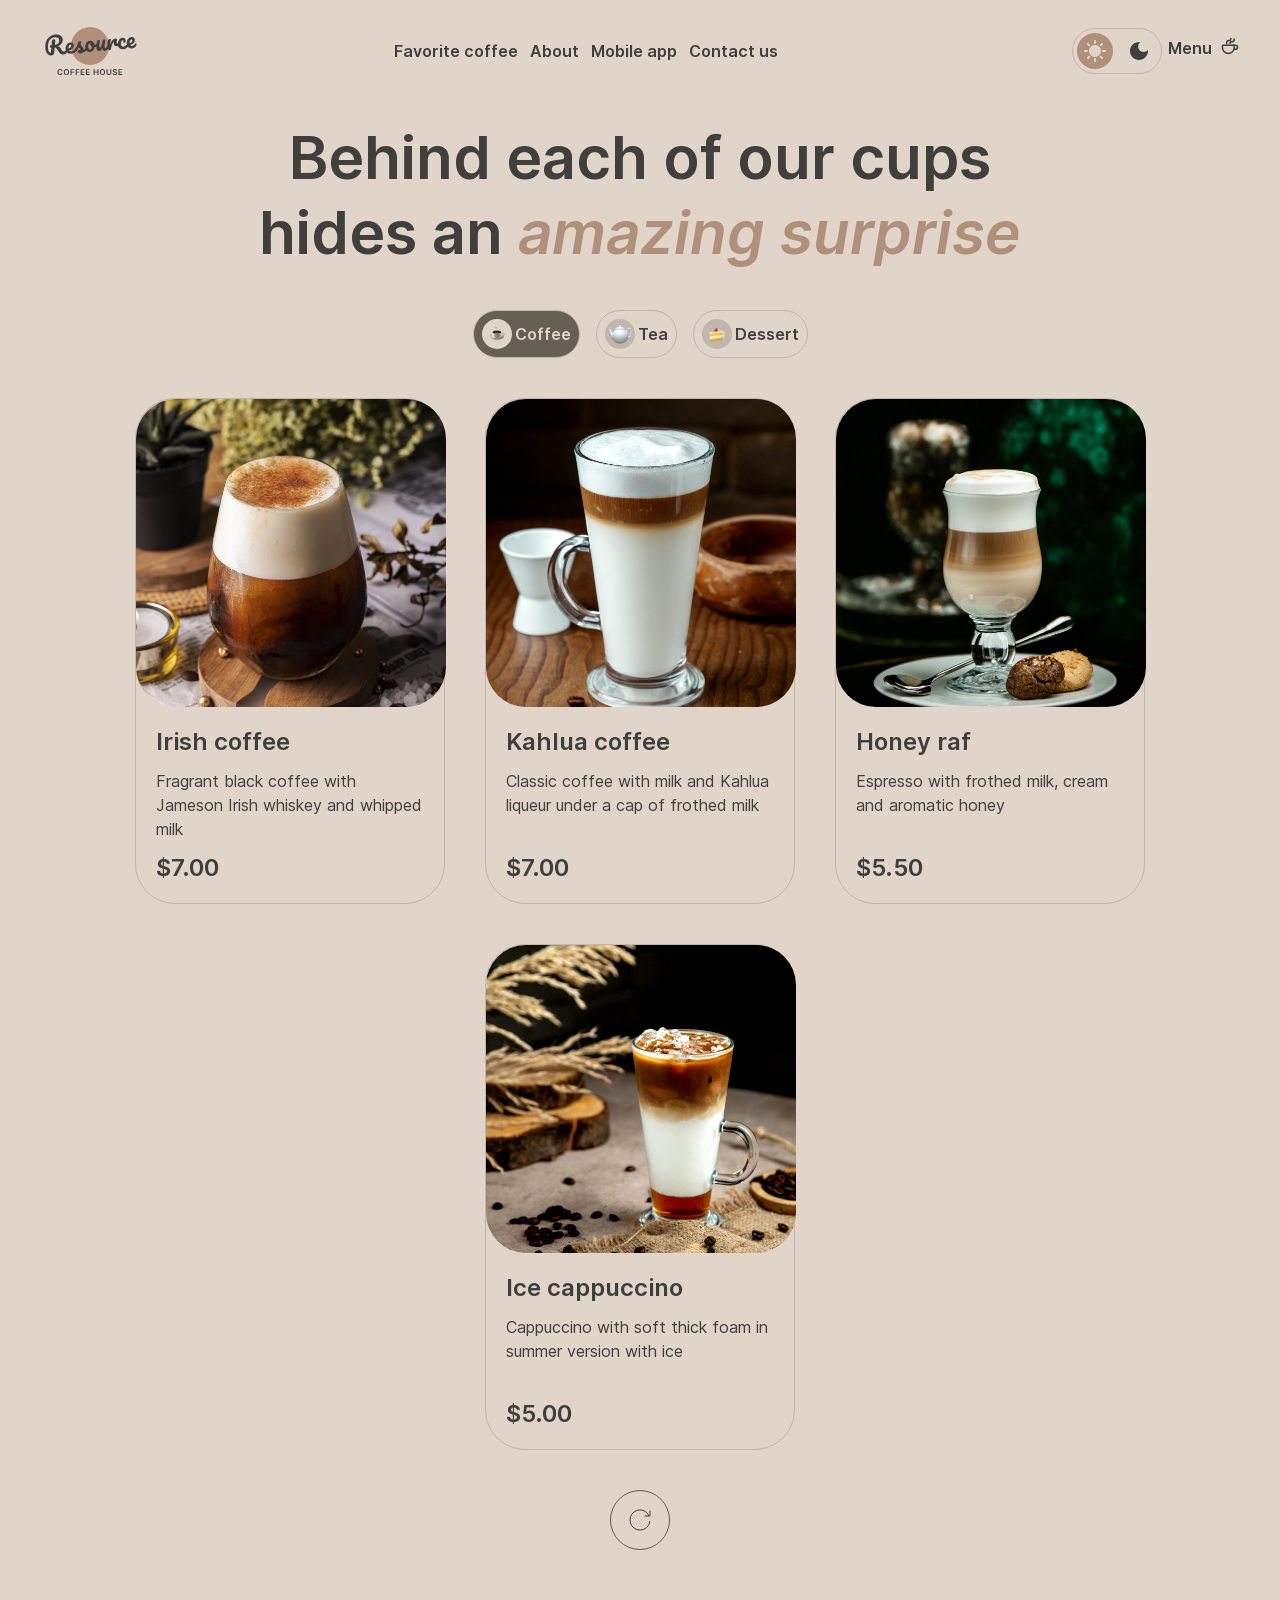
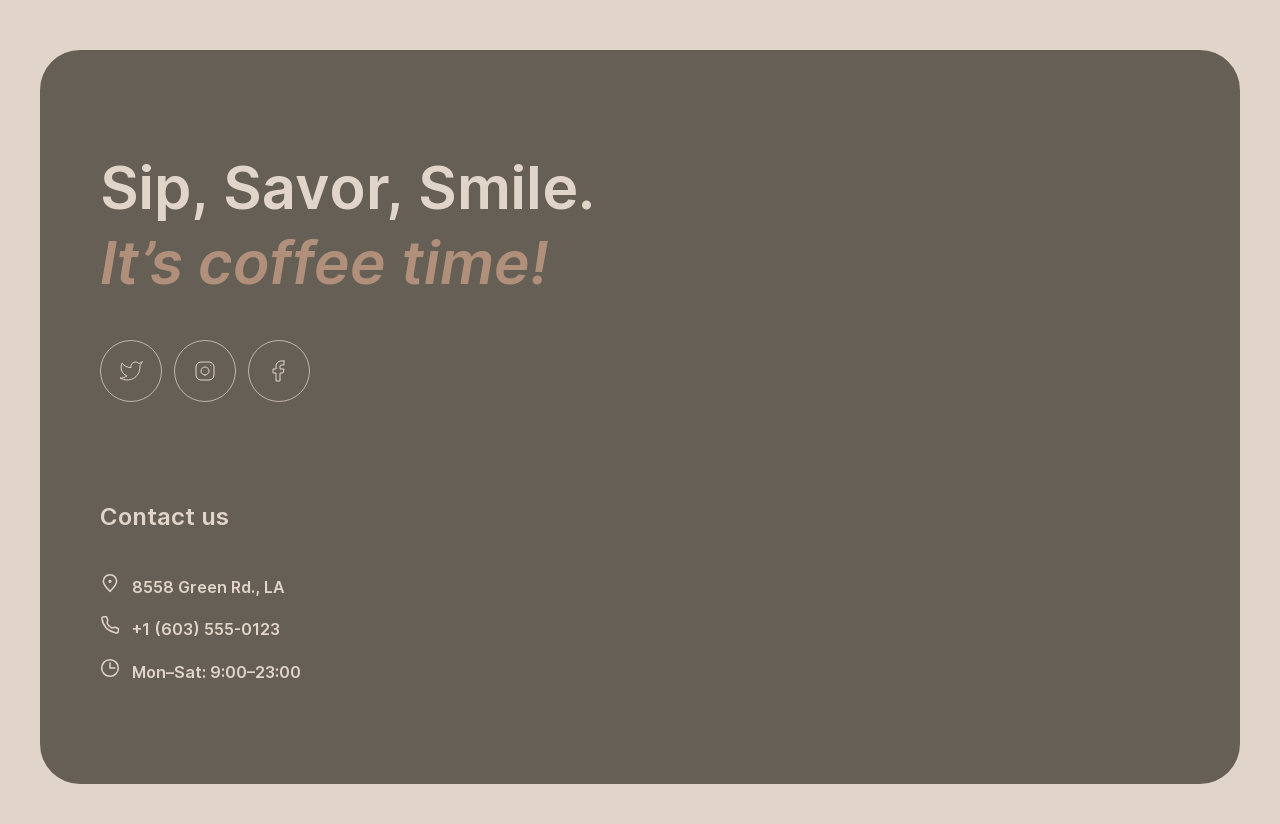
<file: menu/index.html>
<!DOCTYPE html>
<html lang="en">

<head>
    <meta charset="UTF-8">
    <meta name="viewport" content="width=device-width, initial-scale=1.0">
    <title>Coffee House</title>
    <meta name="description" content="Coffee House">
    <meta name="keywords" content="Coffee House">

    <!-- < < < < < < < < FAVICON -->

    <!-- OG -->
    <meta property="og:site_name" content="Coffee House (Pavel Halanin)">
    <meta property="og:type" content="website">
    <meta property="og:url" content="/rsschool-landing-page/">
    <meta property="og:image" content="./../assets/favicon/favicon_256.jpg">
    <meta property="og:title" content="Coffee House (Pavel Halanin)">
    <meta property="og:description" content="Coffee House (Pavel Halanin)">

    <!-- Twitter -->
    <meta property="twitter:card" content="summary">
    <meta property="twitter:image" content="./../assets/favicon/favicon_256.jpg">
    <meta property="twitter:title" content="Coffee House (Pavel Halanin)">
    <meta property="twitter:description" content="Coffee House (Pavel Halanin)">

    <!-- Google -->
    <!-- Error on validator.w3.org -->
    <!--
    <meta itemprop="name" content="Coffee House (Pavel Halanin)">
    <meta itemprop="description" content="Coffee House (Pavel Halanin)">
    <meta itemprop="image" content="./../assets/favicon/favicon_256.jpg">
    -->

    <!-- Facebook -->
    <link rel="image_src" href="./../assets/favicon/favicon_256.jpg">

    <!-- Apple -->
    <link rel="apple-touch-icon" sizes="57x57" href="./../assets/favicon/favicon_57.png">
    <link rel="apple-touch-icon" sizes="60x60" href="./../assets/favicon/favicon_60.png">
    <link rel="apple-touch-icon" sizes="72x72" href="./../assets/favicon/favicon_72.png">
    <link rel="apple-touch-icon" sizes="76x76" href="./../assets/favicon/favicon_76.png">
    <link rel="apple-touch-icon" sizes="114x114" href="./../assets/favicon/favicon_114.png">
    <link rel="apple-touch-icon" sizes="120x120" href="./../assets/favicon/favicon_120.png">
    <link rel="apple-touch-icon" sizes="144x144" href="./../assets/favicon/favicon_144.png">
    <link rel="apple-touch-icon" sizes="152x152" href="./../assets/favicon/favicon_152.png">
    <link rel="apple-touch-icon" sizes="180x180" href="./../assets/favicon/favicon_180.png">

    <meta name="apple-mobile-web-app-title" content="Coffee House (Pavel Halanin)">

    <link rel="apple-touch-icon-precomposed" href="./../assets/favicon/favicon_152.png" sizes="152x152">
    <link rel="apple-touch-icon-precomposed" href="./../assets/favicon/favicon_120.png" sizes="120x120">
    <link rel="apple-touch-icon-precomposed" href="./../assets/favicon/favicon_76.png" sizes="76x76">
    <link rel="apple-touch-icon-precomposed" href="./../assets/favicon/favicon_57.png">

    <!-- Safari -->
    <link rel="mask-icon" href="./../assets/favicon/favicon.svg" color="#5bbad5">

    <!--favicon-->

    <link rel="icon" type="image/png" sizes="192x192" href="./../assets/favicon/favicon_192.png">
    <link rel="icon" type="image/png" sizes="96x96" href="./../assets/favicon/favicon_96.png">
    <link rel="icon" type="image/png" sizes="32x32" href="./../assets/favicon/favicon_32.png">
    <link rel="icon" type="image/png" sizes="16x16" href="./../assets/favicon/favicon_16.png">
    <link rel="icon" type="image/svg+xml" href="./../assets/favicon/favicon.svg">
    <link rel="shortcut icon" type="image/vnd.microsoft.icon" href="./../assets/favicon/favicon.svg">
    <meta name="application-name" content="Coffee House (Pavel Halanin)">
    <link rel="icon" type="image/x-icon" href="./../assets/favicon/favicon.ico">

    <!-- PWA -->
    <link rel="manifest" href="./../assets/favicon/manifest.webmanifest">
    <meta name="theme-color" content="#f8f9fa">

    <!-- Microsoft -->
    <meta name="msapplication-config" content="./../assets/favicon/ieconfig.xml">
    <meta name="msapplication-TileColor" content="#2d89ef">
    <meta name="msapplication-TileImage" content="./../assets/favicon/favicon_144.png">
    <!-- FAVICON > > > > > > > > -->

    <link rel="stylesheet" href="./../css/fonts.css?nocache=2026-09-23_19-55">
    <link rel="stylesheet" href="./../css/global.css?nocache=2026-09-27_23-45">
    <link rel="stylesheet" href="./../css/burger.css?nocache=2026-09-28_21-55">
    <link rel="stylesheet" href="./../css/header.css?nocache=2026-09-28_22-20">
    <link rel="stylesheet" href="./../css/header_mobile.css?nocache=2026-09-23_21-30">
    <link rel="stylesheet" href="./../css/header_table.css?nocache=2026-09-23_20-30">
    <link rel="stylesheet" href="./../css/header_pc.css?nocache=2026-09-23_20-30">
    <link rel="stylesheet" href="./../css/menu.css?nocache=2026-09-23_19-55">
    <link rel="stylesheet" href="./../css/modal.css?nocache=2026-09-27_23-45">
    <link rel="stylesheet" href="./../css/footer.css?nocache=2026-09-23_19-55">
    <link rel="stylesheet" href="./../css/footer_mobile.css?nocache=2026-09-23_19-55">
    <link rel="stylesheet" href="./../css/footer_table.css?nocache=2026-09-23_19-55">
    <link rel="stylesheet" href="./../css/footer_pc.css?nocache=2026-09-23_19-55">
    <script src="./../js/ThemeSwitcher.js?nocache=2026-09-23_19-55"></script>
</head>

<body>
    <script src="./../js/Burger.js?nocache=2026-09-28_22-25"></script>
    <script>
        Burger.initCheckKeyPress();
    </script>
    <nav id="burger__nav_menu" class="burger__nav_menu" data-is-open="false">
        <ul>
            <li>
                <a onclick="Burger.close()" href="./../#favorite-coffee">Favorite coffee</a>
            </li>
            <li>
                <a onclick="Burger.close()" href="./../#about">About</a>
            </li>
            <li>
                <a onclick="Burger.close()" href="./../#mobile-app">Mobile app</a>
            </li>
            <li>
                <a onclick="Burger.close()" href="#contact-us">Contact us</a>
            </li>
        </ul>
        <ul>
            <li>
                <a onclick="Burger.close()" href="./">
                    Menu
                    <svg aria-hidden="true" width="20" height="20" viewBox="0 0 20 20" fill="none"
                        xmlns="http://www.w3.org/2000/svg">
                        <path
                            d="M14.167 9.76667V11.6667C14.167 14.8883 11.5553 17.5 8.33366 17.5C5.112 17.5 2.50033 14.8883 2.50033 11.6667V9.76667C2.50033 9.4353 2.76896 9.16667 3.10033 9.16667H13.567C13.8984 9.16667 14.167 9.4353 14.167 9.76667Z"
                            stroke="#403F3D" stroke-width="1.5" stroke-linecap="round" stroke-linejoin="round"></path>
                        <path
                            d="M10.0003 7.50008C10.0003 6.66675 10.5956 5.83341 11.786 5.83341C13.101 5.83341 14.167 4.76743 14.167 3.45246V2.91675"
                            stroke="#403F3D" stroke-width="1.5" stroke-linecap="round" stroke-linejoin="round"></path>
                        <path
                            d="M6.66634 7.5V7.08333C6.66634 5.70262 7.78563 4.58333 9.16634 4.58333C10.0868 4.58333 10.833 3.83714 10.833 2.91667V2.5"
                            stroke="#403F3D" stroke-width="1.5" stroke-linecap="round" stroke-linejoin="round"></path>
                        <path
                            d="M13.333 9.16675H15.4163C16.5669 9.16675 17.4997 10.0995 17.4997 11.2501C17.4997 12.4007 16.5669 13.3334 15.4163 13.3334H14.1663"
                            stroke="#403F3D" stroke-width="1.5" stroke-linecap="round" stroke-linejoin="round"></path>
                    </svg>
                </a>
            </li>
        </ul>
    </nav>
    <script>
        ThemeSwitcher.init();
    </script>
    <div class="page__wrapper">
        <header class="header">
            <div class="container">
                <a class="header__logo" href="../">
                    <svg aria-hidden="true" data-theme='light' width="100" height="60" viewBox="0 0 100 60" fill="none"
                        xmlns="http://www.w3.org/2000/svg">
                        <path
                            d="M69 25C69 35.4934 60.4934 44 50 44C39.5066 44 31 35.4934 31 25C31 14.5066 39.5066 6 50 6C60.4934 6 69 14.5066 69 25Z"
                            fill="#B0907A" />
                        <path
                            d="M95.6784 22.2913C95.8856 22.2732 96.0534 22.3548 96.1817 22.5364C96.326 22.7165 96.4127 22.9739 96.442 23.3086C96.4922 23.8824 96.4 24.3884 96.1652 24.8265C95.7789 25.5509 95.2359 26.1365 94.5362 26.5832C93.8524 27.0285 93.0084 27.295 92.0042 27.3829C90.4741 27.5168 89.2469 27.1664 88.3226 26.3318C87.3969 25.4812 86.8658 24.2749 86.7291 22.7129C86.6329 21.6131 86.7748 20.5727 87.1547 19.5919C87.5333 18.5951 88.1046 17.7822 88.8687 17.1532C89.6487 16.5229 90.5568 16.1623 91.5928 16.0717C92.5173 15.9908 93.2829 16.2049 93.8895 16.714C94.4948 17.2071 94.8386 17.9239 94.9209 18.8643C95.0171 19.9641 94.7016 20.9473 93.9743 21.814C93.2617 22.6633 91.9772 23.4021 90.1208 24.0303C90.5675 24.73 91.2451 25.0401 92.1537 24.9606C92.8072 24.9035 93.3279 24.7053 93.7158 24.3662C94.1197 24.0257 94.5692 23.4725 95.0643 22.7064C95.2346 22.4506 95.4393 22.3122 95.6784 22.2913ZM91.3914 18.4503C90.8016 18.5019 90.3295 18.8885 89.9751 19.6102C89.6365 20.3304 89.5098 21.1767 89.5949 22.149L89.5991 22.1968C90.5199 21.8914 91.2318 21.4918 91.7347 20.9981C92.2376 20.5044 92.4632 19.9626 92.4117 19.3729C92.3852 19.0701 92.2766 18.8386 92.0859 18.6786C91.9098 18.5013 91.6783 18.4252 91.3914 18.4503Z"
                            fill="#403F3D" />
                        <path
                            d="M83.2976 28.1446C81.7356 28.2813 80.4779 27.9497 79.5245 27.1497C78.5857 26.3324 78.0529 25.1985 77.926 23.7481C77.813 22.457 77.969 21.303 78.394 20.2861C78.819 19.2692 79.4149 18.4622 80.1818 17.8651C80.9487 17.268 81.7784 16.9304 82.671 16.8523C83.5477 16.7756 84.2481 16.9793 84.7723 17.4635C85.311 17.9303 85.6159 18.5702 85.6871 19.383C85.7456 20.0525 85.6437 20.6316 85.3813 21.1203C85.1348 21.6076 84.7725 21.8722 84.2944 21.9141C83.9915 21.9406 83.7382 21.8904 83.5344 21.7637C83.3465 21.6356 83.2414 21.444 83.2191 21.189C83.2093 21.0774 83.2141 20.9485 83.2334 20.8023C83.2527 20.6561 83.2676 20.5504 83.278 20.4852C83.3367 20.2392 83.357 20.0125 83.3389 19.8053C83.3208 19.5981 83.2511 19.4436 83.1297 19.3418C83.0243 19.2386 82.876 19.1953 82.6847 19.2121C82.3181 19.2441 81.9901 19.4415 81.7006 19.8041C81.4097 20.1508 81.193 20.6114 81.0506 21.186C80.9081 21.7606 80.8661 22.3826 80.9247 23.0521C81.0865 24.901 81.9723 25.7551 83.5821 25.6142C84.2356 25.557 84.9181 25.2805 85.6296 24.7846C86.3556 24.2714 87.0469 23.5444 87.7034 22.6036C87.8752 22.3637 88.0806 22.2333 88.3197 22.2124C88.5269 22.1942 88.6946 22.2759 88.8229 22.4574C88.9672 22.6375 89.054 22.895 89.0832 23.2297C89.1362 23.8354 89.028 24.3427 88.7587 24.7518C88.0904 25.7418 87.2526 26.5378 86.2452 27.1399C85.2524 27.7247 84.2699 28.0596 83.2976 28.1446Z"
                            fill="#403F3D" />
                        <path
                            d="M69.548 29.3476C68.9423 29.4006 68.4841 29.1195 68.1733 28.5042C67.8784 27.8876 67.6696 26.8779 67.5469 25.4753C67.3656 23.4032 67.4882 21.4089 67.9148 19.4924C68.0179 19.0177 68.2197 18.6627 68.5203 18.4276C68.8355 18.1752 69.288 18.0232 69.8778 17.9716C70.1965 17.9437 70.4232 17.964 70.5577 18.0326C70.6921 18.1011 70.7692 18.2469 70.7887 18.4701C70.811 18.7251 70.7416 19.3094 70.5806 20.2229C70.477 20.8744 70.3983 21.4434 70.3445 21.93C70.2907 22.4165 70.2626 23.0132 70.2602 23.7201C70.6663 22.3033 71.1584 21.136 71.7366 20.2181C72.3148 19.3002 72.8987 18.6308 73.4883 18.2098C74.0938 17.7874 74.6595 17.5532 75.1855 17.5072C76.2215 17.4166 76.7849 17.8893 76.8755 18.9253C76.8936 19.1325 76.8658 19.6409 76.7921 20.4504C76.7204 21.0991 76.6915 21.5032 76.7054 21.6626C76.7542 22.2204 76.9779 22.4819 77.3764 22.4471C77.8227 22.408 78.3658 22.0072 79.0057 21.2445C79.1948 21.0191 79.4009 20.8967 79.6241 20.8772C79.8313 20.8591 79.9991 20.9408 80.1274 21.1223C80.2702 21.2864 80.3549 21.5199 80.3814 21.8228C80.433 22.4125 80.314 22.8887 80.0245 23.2513C79.6187 23.7526 79.1275 24.1971 78.5511 24.5848C77.9893 24.9552 77.3736 25.1697 76.7042 25.2282C75.8594 25.3021 75.1951 25.1434 74.7111 24.7521C74.2431 24.3594 73.977 23.7965 73.9129 23.0633C73.892 22.8242 73.895 22.583 73.9219 22.3397C73.9258 22.0182 73.923 21.8016 73.9132 21.69C73.8909 21.435 73.7921 21.3151 73.6167 21.3305C73.3777 21.3514 73.0826 21.6503 72.7315 22.2271C72.395 22.7865 72.0738 23.5213 71.768 24.4314C71.4621 25.3415 71.2322 26.2932 71.0782 27.2864C70.9684 28.0509 70.8058 28.5791 70.5904 28.8709C70.3896 29.1455 70.0421 29.3044 69.548 29.3476Z"
                            fill="#403F3D" />
                        <path
                            d="M59.2457 30.2488C58.5284 30.3116 57.9101 30.0364 57.3907 29.4233C56.8858 28.7929 56.5901 27.9836 56.5037 26.9954C56.3991 25.8 56.3833 24.7012 56.4562 23.699C56.5277 22.6809 56.698 21.5979 56.967 20.4501C57.0845 19.958 57.2777 19.5958 57.5465 19.3635C57.8153 19.1312 58.2605 18.9878 58.8821 18.9334C59.2327 18.9028 59.4767 18.9376 59.614 19.038C59.7672 19.1371 59.8536 19.2981 59.8731 19.5213C59.8842 19.6488 59.8342 20.0868 59.7231 20.8354C59.6153 21.4391 59.5345 21.9842 59.4807 22.4707C59.3083 24.1722 59.2465 25.3019 59.2953 25.8598C59.3246 26.1945 59.3854 26.4301 59.4776 26.5666C59.5685 26.6871 59.7016 26.7397 59.8769 26.7244C60.116 26.7035 60.3899 26.4386 60.6988 25.9297C61.0235 25.4195 61.3426 24.6608 61.656 23.6536C61.9854 22.6451 62.2793 21.4148 62.5377 19.9627C62.6234 19.4734 62.7847 19.114 63.0216 18.8845C63.2744 18.6535 63.6638 18.5151 64.1898 18.4691C64.5564 18.437 64.8156 18.4625 64.9674 18.5456C65.1179 18.6127 65.2035 18.7658 65.2245 19.0049C65.2593 19.4034 65.1556 20.5127 64.9133 22.3327C64.6455 24.412 64.5325 25.6907 64.5744 26.1688C64.6009 26.4717 64.6855 26.7052 64.8284 26.8694C64.9698 27.0176 65.1442 27.0827 65.3514 27.0645C65.6702 27.0366 66.028 26.8126 66.4249 26.3924C66.8363 25.9549 67.3703 25.2657 68.0268 24.3249C68.1985 24.0851 68.4039 23.9547 68.643 23.9337C68.8502 23.9156 69.018 23.9973 69.1463 24.1788C69.2906 24.3589 69.3773 24.6163 69.4066 24.9511C69.4624 25.5886 69.3542 26.096 69.082 26.4731C68.4706 27.3779 67.79 28.1361 67.0405 28.7477C66.3069 29.358 65.438 29.707 64.4339 29.7949C63.6688 29.8618 63.0771 29.6165 62.6589 29.0588C62.2567 28.4997 62.0088 27.6862 61.9154 26.6183C61.7393 27.7259 61.406 28.5982 60.9157 29.2354C60.424 29.8566 59.8673 30.1944 59.2457 30.2488Z"
                            fill="#403F3D" />
                        <path
                            d="M57.5606 22.8796C57.7678 22.8614 57.9362 22.9511 58.0659 23.1485C58.1956 23.346 58.2744 23.6041 58.3023 23.9229C58.3692 24.688 58.1779 25.1625 57.7282 25.3463C56.8011 25.7647 55.7659 26.048 54.6225 26.1963C54.4367 27.5616 53.9332 28.6898 53.1117 29.5808C52.2888 30.4559 51.3115 30.9429 50.1799 31.0419C49.2235 31.1256 48.3824 30.9663 47.6566 30.564C46.9467 30.1603 46.383 29.5913 45.9654 28.8569C45.5478 28.1225 45.3 27.309 45.2219 26.4164C45.1159 25.205 45.2529 24.1089 45.6328 23.1281C46.0114 22.1313 46.5841 21.3343 47.351 20.7372C48.1165 20.1242 48.9933 19.7744 49.9816 19.688C51.1929 19.582 52.2022 19.9193 53.0093 20.6999C53.8309 21.4632 54.3592 22.453 54.5941 23.6691C55.339 23.5558 56.2177 23.3183 57.23 22.9567C57.3547 22.9136 57.4649 22.8879 57.5606 22.8796ZM50.1494 28.4908C50.6595 28.4462 51.0797 28.2007 51.41 27.7542C51.7563 27.3063 51.959 26.6863 52.0182 25.8941C51.4948 25.6026 51.0739 25.1977 50.7555 24.6795C50.4531 24.1599 50.2754 23.5972 50.2224 22.9916C50.2001 22.7365 50.2017 22.4794 50.2272 22.2202L50.1076 22.2307C49.4701 22.2864 48.9633 22.644 48.5873 23.3032C48.2259 23.9452 48.094 24.824 48.1916 25.9398C48.2683 26.8164 48.4942 27.4712 48.8694 27.9042C49.2605 28.3357 49.6872 28.5313 50.1494 28.4908Z"
                            fill="#403F3D" />
                        <path
                            d="M40.3098 32.4354C39.481 32.508 38.8267 32.3725 38.3469 32.029C37.8831 31.6841 37.6303 31.2726 37.5884 30.7944C37.5522 30.38 37.6722 30.0081 37.9486 29.6787C38.2249 29.3494 38.658 29.1589 39.2477 29.1073C39.4549 29.0892 39.6961 29.0922 39.9712 29.1163C40.2609 29.1231 40.4782 29.1282 40.623 29.1316C40.5709 28.7185 40.4411 28.3364 40.2337 27.9851C40.0422 27.6325 39.8043 27.3 39.52 26.9876C39.2343 26.6592 38.9687 26.3773 38.7232 26.1418C38.3114 27.1254 37.8856 27.9497 37.4459 28.6145C37.0221 29.278 36.5477 29.9137 36.0227 30.5218C35.7609 30.8338 35.4706 31.0038 35.1518 31.0316C34.8968 31.054 34.6819 30.9844 34.5072 30.823C34.3311 30.6457 34.2312 30.4216 34.2075 30.1506C34.1796 29.8318 34.2653 29.5272 34.4648 29.2367L34.7421 28.827C35.524 27.6664 36.1073 26.7159 36.4923 25.9756C36.7228 25.4896 36.9879 24.8481 37.2876 24.0509C37.5858 23.2379 37.874 22.4016 38.1522 21.542C38.3937 20.8142 38.9926 20.4085 39.9489 20.3248C40.3952 20.2858 40.7095 20.2984 40.8918 20.3628C41.0741 20.4271 41.1729 20.547 41.1883 20.7223C41.1967 20.8179 41.178 20.9722 41.1324 21.1849C41.0868 21.3977 41.0172 21.6126 40.9238 21.8296C40.6871 22.4285 40.5862 22.9272 40.621 23.3257C40.6419 23.5647 40.7446 23.8208 40.9291 24.0937C41.1296 24.3653 41.4239 24.7009 41.8123 25.1006C42.3809 25.7254 42.8136 26.2657 43.1105 26.7216C43.4219 27.1601 43.602 27.6583 43.6508 28.2162C43.6647 28.3756 43.6683 28.6001 43.6615 28.8898C44.4161 28.5187 45.2621 27.6335 46.1998 26.2345C46.3715 25.9946 46.5769 25.8642 46.816 25.8433C47.0232 25.8252 47.191 25.9069 47.3193 26.0884C47.4635 26.2685 47.5503 26.5259 47.5796 26.8606C47.6326 27.4663 47.5244 27.9737 47.255 28.3827C46.5445 29.4407 45.8387 30.185 45.1376 30.6158C44.451 31.0292 43.5751 31.2985 42.51 31.4238C41.9199 32.0215 41.1865 32.3587 40.3098 32.4354Z"
                            fill="#403F3D" />
                        <path
                            d="M36.6171 26.7357C36.8243 26.7175 36.9921 26.7992 37.1204 26.9807C37.2646 27.1608 37.3514 27.4183 37.3807 27.753C37.4365 28.3905 37.3283 28.8979 37.0561 29.2751C36.5291 30.0439 35.7502 30.7786 34.7193 31.4791C33.7044 32.1782 32.5833 32.5815 31.3559 32.6888C29.6823 32.8353 28.3436 32.4947 27.3396 31.667C26.3356 30.8394 25.7646 29.6365 25.6266 28.0586C25.5304 26.9588 25.6722 25.9185 26.0522 24.9376C26.4308 23.9408 27.0021 23.1279 27.7662 22.4989C28.5462 21.8686 29.4542 21.508 30.4903 21.4174C31.4147 21.3365 32.1803 21.5506 32.787 22.0597C33.3923 22.5528 33.7361 23.2696 33.8183 24.21C33.9145 25.3098 33.599 26.293 32.8718 27.1597C32.1591 28.009 30.8826 28.7471 29.0422 29.3739C29.5048 30.0722 30.294 30.3726 31.4098 30.275C32.127 30.2122 32.9183 29.894 33.7836 29.3204C34.6634 28.7295 35.4025 27.9983 36.0009 27.1269C36.1726 26.887 36.378 26.7566 36.6171 26.7357ZM30.2888 23.796C29.6991 23.8476 29.227 24.2342 28.8725 24.9559C28.534 25.6761 28.4073 26.5224 28.4923 27.4947L28.4965 27.5425C29.4174 27.2371 30.1293 26.8375 30.6322 26.3438C31.1351 25.8501 31.3607 25.3083 31.3091 24.7186C31.2826 24.4158 31.174 24.1843 30.9834 24.0243C30.8072 23.847 30.5757 23.7709 30.2888 23.796Z"
                            fill="#403F3D" />
                        <path
                            d="M27.6906 27.5167C27.8978 27.4986 28.0656 27.5803 28.1939 27.7618C28.3382 27.9419 28.4249 28.1993 28.4542 28.5341C28.5086 29.1557 28.4004 29.6631 28.1296 30.0561C27.4454 31.0476 26.7351 31.8324 25.9987 32.4108C25.261 32.9733 24.3581 33.3012 23.2902 33.3946C22.2541 33.4853 21.3451 33.2837 20.5631 32.79C19.797 32.2949 19.028 31.3985 18.256 30.1009C17.6351 29.063 17.151 28.3023 16.8035 27.8188C16.4547 27.3193 16.119 26.9712 15.7967 26.7745C15.4903 26.5765 15.1198 26.4724 14.6852 26.4622C14.6508 26.8025 14.5595 27.8705 14.4114 29.6663C14.3537 30.4744 14.3165 30.9675 14.3 31.1456C14.2256 32.1319 13.9724 32.9089 13.5402 33.4767C13.1067 34.0286 12.4038 34.3471 11.4315 34.4321C10.3636 34.5256 9.38799 34.2977 8.50477 33.7486C7.63609 33.1822 6.9298 32.3606 6.38589 31.2839C5.84059 30.1913 5.50518 28.9277 5.37968 27.4932C5.1454 24.8154 5.40544 22.4638 6.15978 20.4383C6.93006 18.4115 8.10738 16.8148 9.69174 15.6483C11.2906 14.4644 13.1899 13.7763 15.3895 13.5838C16.9196 13.45 18.223 13.5688 19.2994 13.9404C20.3759 14.312 21.1968 14.8826 21.762 15.6523C22.3432 16.4206 22.6784 17.3148 22.7676 18.3349C22.8457 19.2275 22.7073 20.1229 22.3522 21.0213C22.0117 21.9023 21.4476 22.7066 20.66 23.434C19.8724 24.1614 18.8869 24.7375 17.7034 25.1622C18.4866 25.3025 19.1057 25.5856 19.5605 26.0116C20.0154 26.4376 20.4891 27.0787 20.9816 27.9351C21.5115 28.8524 22.0112 29.5153 22.4806 29.924C22.966 30.3312 23.4955 30.5098 24.0693 30.4596C24.5794 30.4149 25.0509 30.205 25.4838 29.8299C25.9154 29.4388 26.4456 28.7981 27.0744 27.9079C27.2461 27.6681 27.4515 27.5377 27.6906 27.5167ZM11.3837 26.727C10.8418 26.7744 10.4561 26.6797 10.2266 26.4428C10.013 26.2045 9.89225 25.9259 9.86436 25.6071C9.8309 25.2246 9.92394 24.9113 10.1435 24.6672C10.379 24.4218 10.6562 24.2851 10.9749 24.2572L11.5727 24.2049C11.691 22.6206 11.8123 21.2528 11.9364 20.1016C12.053 19.0474 12.6771 18.4708 13.8088 18.3718C14.7173 18.2923 15.2071 18.659 15.2782 19.4719C15.2936 19.6473 15.2975 19.7835 15.2899 19.8805L14.9199 23.9121C15.7764 23.789 16.5393 23.5134 17.2085 23.0855C17.8937 22.6561 18.4149 22.0966 18.7722 21.4068C19.1454 20.7156 19.2957 19.9556 19.2232 19.1268C19.1353 18.1226 18.7236 17.3636 17.988 16.8498C17.2524 16.3359 16.2232 16.1369 14.9002 16.2526C13.3382 16.3893 12.0016 16.8997 10.8904 17.7839C9.79381 18.6508 8.98568 19.8779 8.46605 21.4653C7.94503 23.0366 7.78003 24.9142 7.97108 27.0978C8.06033 28.1179 8.24063 28.9855 8.51198 29.7006C8.78334 30.4157 9.08648 30.9432 9.42139 31.2834C9.75631 31.6235 10.0592 31.7817 10.3302 31.7579C10.5374 31.7398 10.6957 31.6216 10.8051 31.4032C10.9304 31.1834 11.0127 30.839 11.052 30.3698L11.3837 26.727Z"
                            fill="#403F3D" />
                        <path
                            d="M78.4033 54.0001V48.1819H82.1874V49.0654H79.4573V50.645H81.9914V51.5285H79.4573V53.1165H82.2101V54.0001H78.4033Z"
                            fill="#403F3D" />
                        <path
                            d="M75.9698 49.7813C75.9433 49.5332 75.8316 49.34 75.6346 49.2017C75.4395 49.0635 75.1857 48.9943 74.8732 48.9943C74.6535 48.9943 74.4651 49.0275 74.3079 49.0938C74.1507 49.1601 74.0304 49.25 73.9471 49.3637C73.8638 49.4773 73.8211 49.607 73.8192 49.7529C73.8192 49.8741 73.8467 49.9792 73.9016 50.0682C73.9585 50.1572 74.0352 50.233 74.1317 50.2955C74.2283 50.3561 74.3353 50.4072 74.4528 50.4489C74.5702 50.4906 74.6886 50.5256 74.8079 50.554L75.3533 50.6904C75.573 50.7415 75.7842 50.8106 75.9869 50.8977C76.1914 50.9849 76.3742 51.0947 76.5352 51.2273C76.698 51.3599 76.8268 51.5199 76.9215 51.7074C77.0162 51.8949 77.0636 52.1146 77.0636 52.3665C77.0636 52.7074 76.9764 53.0076 76.8022 53.2671C76.628 53.5246 76.3761 53.7263 76.0465 53.8722C75.7189 54.0161 75.3221 54.0881 74.8562 54.0881C74.4035 54.0881 74.0105 54.018 73.6772 53.8779C73.3458 53.7377 73.0863 53.5332 72.8988 53.2642C72.7132 52.9953 72.6128 52.6676 72.5977 52.2813H73.6346C73.6497 52.4839 73.7122 52.6525 73.8221 52.787C73.9319 52.9214 74.0749 53.0218 74.2511 53.0881C74.4291 53.1544 74.628 53.1875 74.8477 53.1875C75.0768 53.1875 75.2776 53.1534 75.4499 53.0852C75.6242 53.0152 75.7605 52.9186 75.859 52.7955C75.9575 52.6705 76.0077 52.5246 76.0096 52.358C76.0077 52.2065 75.9632 52.0815 75.8761 51.983C75.7889 51.8826 75.6668 51.7993 75.5096 51.733C75.3543 51.6648 75.1725 51.6042 74.9641 51.5512L74.3022 51.3807C73.823 51.2576 73.4442 51.071 73.1658 50.821C72.8893 50.5692 72.7511 50.2349 72.7511 49.8182C72.7511 49.4754 72.8439 49.1752 73.0295 48.9176C73.217 48.6601 73.4717 48.4602 73.7937 48.3182C74.1156 48.1743 74.4802 48.1023 74.8874 48.1023C75.3003 48.1023 75.6621 48.1743 75.9727 48.3182C76.2852 48.4602 76.5304 48.6582 76.7085 48.912C76.8865 49.1638 76.9783 49.4536 76.984 49.7813H75.9698Z"
                            fill="#403F3D" />
                        <path
                            d="M70.2081 48.1819H71.2621V51.983C71.2621 52.3997 71.1636 52.7662 70.9667 53.0825C70.7716 53.3987 70.497 53.6459 70.1428 53.8239C69.7886 54.0001 69.3748 54.0881 68.9013 54.0881C68.4259 54.0881 68.0112 54.0001 67.657 53.8239C67.3028 53.6459 67.0282 53.3987 66.8331 53.0825C66.6381 52.7662 66.5405 52.3997 66.5405 51.983V48.1819H67.5945V51.895C67.5945 52.1374 67.6475 52.3533 67.7536 52.5427C67.8615 52.7321 68.0131 52.8807 68.2081 52.9887C68.4032 53.0948 68.6343 53.1478 68.9013 53.1478C69.1684 53.1478 69.3994 53.0948 69.5945 52.9887C69.7915 52.8807 69.943 52.7321 70.049 52.5427C70.1551 52.3533 70.2081 52.1374 70.2081 51.895V48.1819Z"
                            fill="#403F3D" />
                        <path
                            d="M65.1444 51.0909C65.1444 51.7178 65.027 52.2548 64.7922 52.7017C64.5592 53.1468 64.241 53.4877 63.8376 53.7245C63.4361 53.9612 62.9806 54.0796 62.4711 54.0796C61.9617 54.0796 61.5052 53.9612 61.1018 53.7245C60.7003 53.4858 60.3821 53.144 60.1473 52.6989C59.9143 52.2519 59.7979 51.7159 59.7979 51.0909C59.7979 50.464 59.9143 49.9281 60.1473 49.483C60.3821 49.036 60.7003 48.6942 61.1018 48.4574C61.5052 48.2207 61.9617 48.1023 62.4711 48.1023C62.9806 48.1023 63.4361 48.2207 63.8376 48.4574C64.241 48.6942 64.5592 49.036 64.7922 49.483C65.027 49.9281 65.1444 50.464 65.1444 51.0909ZM64.0848 51.0909C64.0848 50.6496 64.0157 50.2775 63.8774 49.9745C63.741 49.6695 63.5516 49.4394 63.3092 49.2841C63.0668 49.1269 62.7874 49.0483 62.4711 49.0483C62.1549 49.0483 61.8755 49.1269 61.6331 49.2841C61.3907 49.4394 61.2003 49.6695 61.0621 49.9745C60.9257 50.2775 60.8575 50.6496 60.8575 51.0909C60.8575 51.5322 60.9257 51.9053 61.0621 52.2102C61.2003 52.5133 61.3907 52.7434 61.6331 52.9006C61.8755 53.0559 62.1549 53.1335 62.4711 53.1335C62.7874 53.1335 63.0668 53.0559 63.3092 52.9006C63.5516 52.7434 63.741 52.5133 63.8774 52.2102C64.0157 51.9053 64.0848 51.5322 64.0848 51.0909Z"
                            fill="#403F3D" />
                        <path
                            d="M53.5923 54.0001V48.1819H54.6463V50.645H57.3423V48.1819H58.3991V54.0001H57.3423V51.5285H54.6463V54.0001H53.5923Z"
                            fill="#403F3D" />
                        <path
                            d="M45.9487 54.0001V48.1819H49.7328V49.0654H47.0027V50.645H49.5368V51.5285H47.0027V53.1165H49.7556V54.0001H45.9487Z"
                            fill="#403F3D" />
                        <path
                            d="M40.689 54.0001V48.1819H44.4731V49.0654H41.7429V50.645H44.277V51.5285H41.7429V53.1165H44.4958V54.0001H40.689Z"
                            fill="#403F3D" />
                        <path
                            d="M35.6016 54.0001V48.1819H39.3288V49.0654H36.6555V50.645H39.0732V51.5285H36.6555V54.0001H35.6016Z"
                            fill="#403F3D" />
                        <path
                            d="M30.5142 54.0001V48.1819H34.2414V49.0654H31.5681V50.645H33.9858V51.5285H31.5681V54.0001H30.5142Z"
                            fill="#403F3D" />
                        <path
                            d="M29.1176 51.0909C29.1176 51.7178 29.0002 52.2548 28.7653 52.7017C28.5324 53.1468 28.2142 53.4877 27.8108 53.7245C27.4093 53.9612 26.9538 54.0796 26.4443 54.0796C25.9348 54.0796 25.4784 53.9612 25.075 53.7245C24.6735 53.4858 24.3553 53.144 24.1204 52.6989C23.8875 52.2519 23.771 51.7159 23.771 51.0909C23.771 50.464 23.8875 49.9281 24.1204 49.483C24.3553 49.036 24.6735 48.6942 25.075 48.4574C25.4784 48.2207 25.9348 48.1023 26.4443 48.1023C26.9538 48.1023 27.4093 48.2207 27.8108 48.4574C28.2142 48.6942 28.5324 49.036 28.7653 49.483C29.0002 49.9281 29.1176 50.464 29.1176 51.0909ZM28.0579 51.0909C28.0579 50.6496 27.9888 50.2775 27.8505 49.9745C27.7142 49.6695 27.5248 49.4394 27.2824 49.2841C27.0399 49.1269 26.7606 49.0483 26.4443 49.0483C26.128 49.0483 25.8486 49.1269 25.6062 49.2841C25.3638 49.4394 25.1735 49.6695 25.0352 49.9745C24.8988 50.2775 24.8307 50.6496 24.8307 51.0909C24.8307 51.5322 24.8988 51.9053 25.0352 52.2102C25.1735 52.5133 25.3638 52.7434 25.6062 52.9006C25.8486 53.0559 26.128 53.1335 26.4443 53.1335C26.7606 53.1335 27.0399 53.0559 27.2824 52.9006C27.5248 52.7434 27.7142 52.5133 27.8505 52.2102C27.9888 51.9053 28.0579 51.5322 28.0579 51.0909Z"
                            fill="#403F3D" />
                        <path
                            d="M22.5536 50.1449H21.4911C21.4608 49.9707 21.4049 49.8163 21.3235 49.6818C21.2421 49.5455 21.1407 49.4299 21.0195 49.3352C20.8983 49.2406 20.7601 49.1695 20.6048 49.1222C20.4513 49.0729 20.2856 49.0483 20.1076 49.0483C19.7913 49.0483 19.511 49.1279 19.2667 49.287C19.0224 49.4442 18.8311 49.6752 18.6928 49.9801C18.5546 50.2832 18.4854 50.6534 18.4854 51.0909C18.4854 51.536 18.5546 51.911 18.6928 52.2159C18.833 52.519 19.0243 52.7481 19.2667 52.9034C19.511 53.0568 19.7904 53.1335 20.1048 53.1335C20.279 53.1335 20.4419 53.1108 20.5934 53.0654C20.7468 53.018 20.8841 52.9489 21.0053 52.858C21.1284 52.7671 21.2317 52.6553 21.315 52.5227C21.4002 52.3902 21.4589 52.2387 21.4911 52.0682L22.5536 52.0739C22.5138 52.3504 22.4277 52.6099 22.2951 52.8523C22.1644 53.0947 21.993 53.3087 21.7809 53.4943C21.5688 53.6781 21.3207 53.822 21.0366 53.9262C20.7525 54.0284 20.4371 54.0796 20.0906 54.0796C19.5792 54.0796 19.1228 53.9612 18.7212 53.7245C18.3197 53.4877 18.0034 53.1459 17.7724 52.6989C17.5413 52.2519 17.4258 51.7159 17.4258 51.0909C17.4258 50.464 17.5423 49.9281 17.7752 49.483C18.0082 49.036 18.3254 48.6942 18.7269 48.4574C19.1284 48.2207 19.583 48.1023 20.0906 48.1023C20.4144 48.1023 20.7156 48.1477 20.994 48.2387C21.2724 48.3296 21.5205 48.4631 21.7383 48.6392C21.9561 48.8135 22.1351 49.0275 22.2752 49.2813C22.4173 49.5332 22.5101 49.821 22.5536 50.1449Z"
                            fill="#403F3D" />
                    </svg>
                    <svg aria-hidden="true" data-theme='dark' width="100" height="60" viewBox="0 0 100 60" fill="none"
                        xmlns="http://www.w3.org/2000/svg">
                        <path
                            d="M69 25C69 35.4934 60.4934 44 50 44C39.5066 44 31 35.4934 31 25C31 14.5066 39.5066 6 50 6C60.4934 6 69 14.5066 69 25Z"
                            fill="#B0907A" />
                        <path
                            d="M95.6784 22.2913C95.8856 22.2732 96.0534 22.3548 96.1817 22.5364C96.326 22.7165 96.4127 22.9739 96.442 23.3086C96.4922 23.8824 96.4 24.3884 96.1652 24.8265C95.7789 25.5509 95.2359 26.1365 94.5362 26.5832C93.8524 27.0285 93.0084 27.295 92.0042 27.3829C90.4741 27.5168 89.2469 27.1664 88.3226 26.3318C87.3969 25.4812 86.8658 24.2749 86.7291 22.7129C86.6329 21.6131 86.7748 20.5727 87.1547 19.5919C87.5333 18.5951 88.1046 17.7822 88.8687 17.1532C89.6487 16.5229 90.5568 16.1623 91.5928 16.0717C92.5173 15.9908 93.2829 16.2049 93.8895 16.714C94.4948 17.2071 94.8386 17.9239 94.9209 18.8643C95.0171 19.9641 94.7016 20.9473 93.9743 21.814C93.2617 22.6633 91.9772 23.4021 90.1208 24.0303C90.5675 24.73 91.2451 25.0401 92.1537 24.9606C92.8072 24.9035 93.3279 24.7053 93.7158 24.3662C94.1197 24.0257 94.5692 23.4725 95.0643 22.7064C95.2346 22.4506 95.4393 22.3122 95.6784 22.2913ZM91.3914 18.4503C90.8016 18.5019 90.3295 18.8885 89.9751 19.6102C89.6365 20.3304 89.5098 21.1767 89.5949 22.149L89.5991 22.1968C90.5199 21.8914 91.2318 21.4918 91.7347 20.9981C92.2376 20.5044 92.4632 19.9626 92.4117 19.3729C92.3852 19.0701 92.2766 18.8386 92.0859 18.6786C91.9098 18.5013 91.6783 18.4252 91.3914 18.4503Z"
                            fill="#E1D4C9" />
                        <path
                            d="M83.2976 28.1446C81.7356 28.2813 80.4779 27.9497 79.5245 27.1497C78.5857 26.3324 78.0529 25.1985 77.926 23.7481C77.813 22.457 77.969 21.303 78.394 20.2861C78.819 19.2692 79.4149 18.4622 80.1818 17.8651C80.9487 17.268 81.7784 16.9304 82.671 16.8523C83.5477 16.7756 84.2481 16.9793 84.7723 17.4635C85.311 17.9303 85.6159 18.5702 85.6871 19.383C85.7456 20.0525 85.6437 20.6316 85.3813 21.1203C85.1348 21.6076 84.7725 21.8722 84.2944 21.9141C83.9915 21.9406 83.7382 21.8904 83.5344 21.7637C83.3465 21.6356 83.2414 21.444 83.2191 21.189C83.2093 21.0774 83.2141 20.9485 83.2334 20.8023C83.2527 20.6561 83.2676 20.5504 83.278 20.4852C83.3367 20.2392 83.357 20.0125 83.3389 19.8053C83.3208 19.5981 83.2511 19.4436 83.1297 19.3418C83.0243 19.2386 82.876 19.1953 82.6847 19.2121C82.3181 19.2441 81.9901 19.4415 81.7006 19.8041C81.4097 20.1508 81.193 20.6114 81.0506 21.186C80.9081 21.7606 80.8661 22.3826 80.9247 23.0521C81.0865 24.901 81.9723 25.7551 83.5821 25.6142C84.2356 25.557 84.9181 25.2805 85.6296 24.7846C86.3556 24.2714 87.0469 23.5444 87.7034 22.6036C87.8752 22.3637 88.0806 22.2333 88.3197 22.2124C88.5269 22.1942 88.6946 22.2759 88.8229 22.4574C88.9672 22.6375 89.054 22.895 89.0832 23.2297C89.1362 23.8354 89.028 24.3427 88.7587 24.7518C88.0904 25.7418 87.2526 26.5378 86.2452 27.1399C85.2524 27.7247 84.2699 28.0596 83.2976 28.1446Z"
                            fill="#E1D4C9" />
                        <path
                            d="M69.548 29.3476C68.9423 29.4006 68.4841 29.1195 68.1733 28.5042C67.8784 27.8876 67.6696 26.8779 67.5469 25.4753C67.3656 23.4032 67.4882 21.4089 67.9148 19.4924C68.0179 19.0177 68.2197 18.6627 68.5203 18.4276C68.8355 18.1752 69.288 18.0232 69.8778 17.9716C70.1965 17.9437 70.4232 17.964 70.5577 18.0326C70.6921 18.1011 70.7692 18.2469 70.7887 18.4701C70.811 18.7251 70.7416 19.3094 70.5806 20.2229C70.477 20.8744 70.3983 21.4434 70.3445 21.93C70.2907 22.4165 70.2626 23.0132 70.2602 23.7201C70.6663 22.3033 71.1584 21.136 71.7366 20.2181C72.3148 19.3002 72.8987 18.6308 73.4883 18.2098C74.0938 17.7874 74.6595 17.5532 75.1855 17.5072C76.2215 17.4166 76.7849 17.8893 76.8755 18.9253C76.8936 19.1325 76.8658 19.6409 76.7921 20.4504C76.7204 21.0991 76.6915 21.5032 76.7054 21.6626C76.7542 22.2204 76.9779 22.4819 77.3764 22.4471C77.8227 22.408 78.3658 22.0072 79.0057 21.2445C79.1948 21.0191 79.4009 20.8967 79.6241 20.8772C79.8313 20.8591 79.9991 20.9408 80.1274 21.1223C80.2702 21.2864 80.3549 21.5199 80.3814 21.8228C80.433 22.4125 80.314 22.8887 80.0245 23.2513C79.6187 23.7526 79.1275 24.1971 78.5511 24.5848C77.9893 24.9552 77.3736 25.1697 76.7042 25.2282C75.8594 25.3021 75.1951 25.1434 74.7111 24.7521C74.2431 24.3594 73.977 23.7965 73.9129 23.0633C73.892 22.8242 73.895 22.583 73.9219 22.3397C73.9258 22.0182 73.923 21.8016 73.9132 21.69C73.8909 21.435 73.7921 21.3151 73.6167 21.3305C73.3777 21.3514 73.0826 21.6503 72.7315 22.2271C72.395 22.7865 72.0738 23.5213 71.768 24.4314C71.4621 25.3415 71.2322 26.2932 71.0782 27.2864C70.9684 28.0509 70.8058 28.5791 70.5904 28.8709C70.3896 29.1455 70.0421 29.3044 69.548 29.3476Z"
                            fill="#E1D4C9" />
                        <path
                            d="M59.2452 30.2488C58.5279 30.3116 57.9096 30.0364 57.3902 29.4233C56.8853 28.7929 56.5897 27.9836 56.5032 26.9954C56.3986 25.8 56.3828 24.7012 56.4557 23.699C56.5273 22.6809 56.6975 21.5979 56.9665 20.4501C57.0841 19.958 57.2772 19.5958 57.546 19.3635C57.8148 19.1312 58.26 18.9878 58.8816 18.9334C59.2323 18.9028 59.4762 18.9376 59.6135 19.038C59.7667 19.1371 59.8531 19.2981 59.8726 19.5213C59.8838 19.6488 59.8337 20.0868 59.7226 20.8354C59.6148 21.4391 59.534 21.9842 59.4802 22.4707C59.3078 24.1722 59.246 25.3019 59.2948 25.8598C59.3241 26.1945 59.3849 26.4301 59.4771 26.5666C59.568 26.6871 59.7011 26.7397 59.8764 26.7244C60.1155 26.7035 60.3895 26.4386 60.6983 25.9297C61.023 25.4195 61.3421 24.6608 61.6555 23.6536C61.9849 22.6451 62.2788 21.4148 62.5372 19.9627C62.6229 19.4734 62.7842 19.114 63.0211 18.8845C63.2739 18.6535 63.6633 18.5151 64.1893 18.4691C64.5559 18.437 64.8151 18.4625 64.967 18.5456C65.1174 18.6127 65.203 18.7658 65.224 19.0049C65.2588 19.4034 65.1551 20.5127 64.9128 22.3327C64.645 24.412 64.532 25.6907 64.5739 26.1688C64.6004 26.4717 64.685 26.7052 64.8279 26.8694C64.9693 27.0176 65.1437 27.0827 65.3509 27.0645C65.6697 27.0366 66.0275 26.8126 66.4244 26.3924C66.8358 25.9549 67.3698 25.2657 68.0263 24.3249C68.198 24.0851 68.4035 23.9547 68.6425 23.9337C68.8498 23.9156 69.0175 23.9973 69.1458 24.1788C69.2901 24.3589 69.3768 24.6163 69.4061 24.9511C69.4619 25.5886 69.3537 26.096 69.0815 26.4731C68.4701 27.3779 67.7896 28.1361 67.04 28.7477C66.3064 29.358 65.4375 29.707 64.4334 29.7949C63.6683 29.8618 63.0766 29.6165 62.6585 29.0588C62.2562 28.4997 62.0084 27.6862 61.9149 26.6183C61.7388 27.7259 61.4055 28.5982 60.9152 29.2354C60.4235 29.8566 59.8668 30.1944 59.2452 30.2488Z"
                            fill="#E1D4C9" />
                        <path
                            d="M57.5606 22.8796C57.7678 22.8614 57.9362 22.9511 58.0659 23.1485C58.1956 23.346 58.2744 23.6041 58.3023 23.9229C58.3692 24.688 58.1779 25.1625 57.7282 25.3463C56.8011 25.7647 55.7659 26.048 54.6225 26.1963C54.4367 27.5616 53.9332 28.6898 53.1117 29.5808C52.2888 30.4559 51.3115 30.9429 50.1799 31.0419C49.2235 31.1256 48.3824 30.9663 47.6566 30.564C46.9467 30.1603 46.383 29.5913 45.9654 28.8569C45.5478 28.1225 45.3 27.309 45.2219 26.4164C45.1159 25.205 45.2529 24.1089 45.6328 23.1281C46.0114 22.1313 46.5841 21.3343 47.351 20.7372C48.1165 20.1242 48.9933 19.7744 49.9816 19.688C51.1929 19.582 52.2022 19.9193 53.0093 20.6999C53.8309 21.4632 54.3592 22.453 54.5941 23.6691C55.339 23.5558 56.2177 23.3183 57.23 22.9567C57.3547 22.9136 57.4649 22.8879 57.5606 22.8796ZM50.1494 28.4908C50.6595 28.4462 51.0797 28.2007 51.41 27.7542C51.7563 27.3063 51.959 26.6863 52.0182 25.8941C51.4948 25.6026 51.0739 25.1977 50.7555 24.6795C50.4531 24.1599 50.2754 23.5972 50.2224 22.9916C50.2001 22.7365 50.2017 22.4794 50.2272 22.2202L50.1076 22.2307C49.4701 22.2864 48.9633 22.644 48.5873 23.3032C48.2259 23.9452 48.094 24.824 48.1916 25.9398C48.2683 26.8164 48.4942 27.4712 48.8694 27.9042C49.2605 28.3357 49.6872 28.5313 50.1494 28.4908Z"
                            fill="#E1D4C9" />
                        <path
                            d="M40.3093 32.4354C39.4805 32.508 38.8262 32.3725 38.3464 32.029C37.8826 31.6841 37.6298 31.2726 37.5879 30.7944C37.5517 30.38 37.6717 30.0081 37.9481 29.6787C38.2244 29.3494 38.6575 29.1589 39.2472 29.1073C39.4544 29.0892 39.6956 29.0922 39.9708 29.1163C40.2604 29.1231 40.4777 29.1282 40.6226 29.1316C40.5704 28.7185 40.4406 28.3364 40.2332 27.9851C40.0417 27.6325 39.8038 27.3 39.5195 26.9876C39.2338 26.6592 38.9682 26.3773 38.7228 26.1418C38.3109 27.1254 37.8851 27.9497 37.4454 28.6145C37.0216 29.278 36.5472 29.9137 36.0222 30.5218C35.7604 30.8338 35.4701 31.0038 35.1513 31.0316C34.8963 31.054 34.6814 30.9844 34.5067 30.823C34.3306 30.6457 34.2307 30.4216 34.207 30.1506C34.1791 29.8318 34.2648 29.5272 34.4643 29.2367L34.7416 28.827C35.5235 27.6664 36.1068 26.7159 36.4918 25.9756C36.7223 25.4896 36.9874 24.8481 37.2871 24.0509C37.5853 23.2379 37.8735 22.4016 38.1517 21.542C38.3932 20.8142 38.9921 20.4085 39.9484 20.3248C40.3947 20.2858 40.709 20.2984 40.8913 20.3628C41.0736 20.4271 41.1725 20.547 41.1878 20.7223C41.1962 20.8179 41.1775 20.9722 41.1319 21.1849C41.0863 21.3977 41.0167 21.6126 40.9233 21.8296C40.6866 22.4285 40.5857 22.9272 40.6205 23.3257C40.6415 23.5647 40.7442 23.8208 40.9286 24.0937C41.1291 24.3653 41.4235 24.7009 41.8118 25.1006C42.3804 25.7254 42.8131 26.2657 43.11 26.7216C43.4214 27.1601 43.6015 27.6583 43.6503 28.2162C43.6642 28.3756 43.6678 28.6001 43.6611 28.8898C44.4156 28.5187 45.2617 27.6335 46.1993 26.2345C46.371 25.9946 46.5765 25.8642 46.8155 25.8433C47.0227 25.8252 47.1905 25.9069 47.3188 26.0884C47.4631 26.2685 47.5498 26.5259 47.5791 26.8606C47.6321 27.4663 47.5239 27.9737 47.2545 28.3827C46.544 29.4407 45.8382 30.185 45.1371 30.6158C44.4505 31.0292 43.5747 31.2985 42.5095 31.4238C41.9194 32.0215 41.186 32.3587 40.3093 32.4354Z"
                            fill="#E1D4C9" />
                        <path
                            d="M36.6171 26.7357C36.8243 26.7175 36.9921 26.7992 37.1204 26.9807C37.2646 27.1608 37.3514 27.4183 37.3807 27.753C37.4365 28.3905 37.3283 28.8979 37.0561 29.2751C36.5291 30.0439 35.7502 30.7786 34.7193 31.4791C33.7044 32.1782 32.5833 32.5815 31.3559 32.6888C29.6823 32.8353 28.3436 32.4947 27.3396 31.667C26.3356 30.8394 25.7646 29.6365 25.6266 28.0586C25.5304 26.9588 25.6722 25.9185 26.0522 24.9376C26.4308 23.9408 27.0021 23.1279 27.7662 22.4989C28.5462 21.8686 29.4542 21.508 30.4903 21.4174C31.4147 21.3365 32.1803 21.5506 32.787 22.0597C33.3923 22.5528 33.7361 23.2696 33.8183 24.21C33.9145 25.3098 33.599 26.293 32.8718 27.1597C32.1591 28.009 30.8826 28.7471 29.0422 29.3739C29.5048 30.0722 30.294 30.3726 31.4098 30.275C32.127 30.2122 32.9183 29.894 33.7836 29.3204C34.6634 28.7295 35.4025 27.9983 36.0009 27.1269C36.1726 26.887 36.378 26.7566 36.6171 26.7357ZM30.2888 23.796C29.6991 23.8476 29.227 24.2342 28.8725 24.9559C28.534 25.6761 28.4073 26.5224 28.4923 27.4947L28.4965 27.5425C29.4174 27.2371 30.1293 26.8375 30.6322 26.3438C31.1351 25.8501 31.3607 25.3083 31.3091 24.7186C31.2826 24.4158 31.174 24.1843 30.9834 24.0243C30.8072 23.847 30.5757 23.7709 30.2888 23.796Z"
                            fill="#E1D4C9" />
                        <path
                            d="M27.6906 27.5167C27.8978 27.4986 28.0656 27.5803 28.1939 27.7618C28.3382 27.9419 28.4249 28.1993 28.4542 28.5341C28.5086 29.1557 28.4004 29.6631 28.1296 30.0561C27.4454 31.0476 26.7351 31.8324 25.9987 32.4108C25.261 32.9733 24.3581 33.3012 23.2902 33.3946C22.2541 33.4853 21.3451 33.2837 20.5631 32.79C19.797 32.2949 19.028 31.3985 18.256 30.1009C17.6351 29.063 17.151 28.3023 16.8035 27.8188C16.4547 27.3193 16.119 26.9712 15.7967 26.7745C15.4903 26.5765 15.1198 26.4724 14.6852 26.4622C14.6508 26.8025 14.5595 27.8705 14.4114 29.6663C14.3537 30.4744 14.3165 30.9675 14.3 31.1456C14.2256 32.1319 13.9724 32.9089 13.5402 33.4767C13.1067 34.0286 12.4038 34.3471 11.4315 34.4321C10.3636 34.5256 9.38799 34.2977 8.50477 33.7486C7.63609 33.1822 6.9298 32.3606 6.38589 31.2839C5.84059 30.1913 5.50518 28.9277 5.37968 27.4932C5.1454 24.8154 5.40544 22.4638 6.15978 20.4383C6.93006 18.4115 8.10738 16.8148 9.69174 15.6483C11.2906 14.4644 13.1899 13.7763 15.3895 13.5838C16.9196 13.45 18.223 13.5688 19.2994 13.9404C20.3759 14.312 21.1968 14.8826 21.762 15.6523C22.3432 16.4206 22.6784 17.3148 22.7676 18.3349C22.8457 19.2275 22.7073 20.1229 22.3522 21.0213C22.0117 21.9023 21.4476 22.7066 20.66 23.434C19.8724 24.1614 18.8869 24.7375 17.7034 25.1622C18.4866 25.3025 19.1057 25.5856 19.5605 26.0116C20.0154 26.4376 20.4891 27.0787 20.9816 27.9351C21.5115 28.8524 22.0112 29.5153 22.4806 29.924C22.966 30.3312 23.4955 30.5098 24.0693 30.4596C24.5794 30.4149 25.0509 30.205 25.4838 29.8299C25.9154 29.4388 26.4456 28.7981 27.0744 27.9079C27.2461 27.6681 27.4515 27.5377 27.6906 27.5167ZM11.3837 26.727C10.8418 26.7744 10.4561 26.6797 10.2266 26.4428C10.013 26.2045 9.89225 25.9259 9.86436 25.6071C9.8309 25.2246 9.92394 24.9113 10.1435 24.6672C10.379 24.4218 10.6562 24.2851 10.9749 24.2572L11.5727 24.2049C11.691 22.6206 11.8123 21.2528 11.9364 20.1016C12.053 19.0474 12.6771 18.4708 13.8088 18.3718C14.7173 18.2923 15.2071 18.659 15.2782 19.4719C15.2936 19.6473 15.2975 19.7835 15.2899 19.8805L14.9199 23.9121C15.7764 23.789 16.5393 23.5134 17.2085 23.0855C17.8937 22.6561 18.4149 22.0966 18.7722 21.4068C19.1454 20.7156 19.2957 19.9556 19.2232 19.1268C19.1353 18.1226 18.7236 17.3636 17.988 16.8498C17.2524 16.3359 16.2232 16.1369 14.9002 16.2526C13.3382 16.3893 12.0016 16.8997 10.8904 17.7839C9.79381 18.6508 8.98568 19.8779 8.46605 21.4653C7.94503 23.0366 7.78003 24.9142 7.97108 27.0978C8.06033 28.1179 8.24063 28.9855 8.51198 29.7006C8.78334 30.4157 9.08648 30.9432 9.42139 31.2834C9.75631 31.6235 10.0592 31.7817 10.3302 31.7579C10.5374 31.7398 10.6957 31.6216 10.8051 31.4032C10.9304 31.1834 11.0127 30.839 11.052 30.3698L11.3837 26.727Z"
                            fill="#E1D4C9" />
                        <path
                            d="M78.4033 54.0001V48.1819H82.1874V49.0654H79.4573V50.645H81.9914V51.5285H79.4573V53.1165H82.2101V54.0001H78.4033Z"
                            fill="#E1D4C9" />
                        <path
                            d="M75.9698 49.7813C75.9433 49.5332 75.8316 49.34 75.6346 49.2017C75.4395 49.0635 75.1857 48.9943 74.8732 48.9943C74.6535 48.9943 74.4651 49.0275 74.3079 49.0938C74.1507 49.1601 74.0304 49.25 73.9471 49.3637C73.8638 49.4773 73.8211 49.607 73.8192 49.7529C73.8192 49.8741 73.8467 49.9792 73.9016 50.0682C73.9585 50.1572 74.0352 50.233 74.1317 50.2955C74.2283 50.3561 74.3353 50.4072 74.4528 50.4489C74.5702 50.4906 74.6886 50.5256 74.8079 50.554L75.3533 50.6904C75.573 50.7415 75.7842 50.8106 75.9869 50.8977C76.1914 50.9849 76.3742 51.0947 76.5352 51.2273C76.698 51.3599 76.8268 51.5199 76.9215 51.7074C77.0162 51.8949 77.0636 52.1146 77.0636 52.3665C77.0636 52.7074 76.9764 53.0076 76.8022 53.2671C76.628 53.5246 76.3761 53.7263 76.0465 53.8722C75.7189 54.0161 75.3221 54.0881 74.8562 54.0881C74.4035 54.0881 74.0105 54.018 73.6772 53.8779C73.3458 53.7377 73.0863 53.5332 72.8988 53.2642C72.7132 52.9953 72.6128 52.6676 72.5977 52.2813H73.6346C73.6497 52.4839 73.7122 52.6525 73.8221 52.787C73.9319 52.9214 74.0749 53.0218 74.2511 53.0881C74.4291 53.1544 74.628 53.1875 74.8477 53.1875C75.0768 53.1875 75.2776 53.1534 75.4499 53.0852C75.6242 53.0152 75.7605 52.9186 75.859 52.7955C75.9575 52.6705 76.0077 52.5246 76.0096 52.358C76.0077 52.2065 75.9632 52.0815 75.8761 51.983C75.7889 51.8826 75.6668 51.7993 75.5096 51.733C75.3543 51.6648 75.1725 51.6042 74.9641 51.5512L74.3022 51.3807C73.823 51.2576 73.4442 51.071 73.1658 50.821C72.8893 50.5692 72.7511 50.2349 72.7511 49.8182C72.7511 49.4754 72.8439 49.1752 73.0295 48.9176C73.217 48.6601 73.4717 48.4602 73.7937 48.3182C74.1156 48.1743 74.4802 48.1023 74.8874 48.1023C75.3003 48.1023 75.6621 48.1743 75.9727 48.3182C76.2852 48.4602 76.5304 48.6582 76.7085 48.912C76.8865 49.1638 76.9783 49.4536 76.984 49.7813H75.9698Z"
                            fill="#E1D4C9" />
                        <path
                            d="M70.2086 48.1819H71.2626V51.983C71.2626 52.3997 71.1641 52.7662 70.9672 53.0825C70.7721 53.3987 70.4975 53.6459 70.1433 53.8239C69.7891 54.0001 69.3753 54.0881 68.9018 54.0881C68.4264 54.0881 68.0117 54.0001 67.6575 53.8239C67.3033 53.6459 67.0287 53.3987 66.8336 53.0825C66.6386 52.7662 66.541 52.3997 66.541 51.983V48.1819H67.595V51.895C67.595 52.1374 67.648 52.3533 67.7541 52.5427C67.862 52.7321 68.0136 52.8807 68.2086 52.9887C68.4037 53.0948 68.6348 53.1478 68.9018 53.1478C69.1689 53.1478 69.3999 53.0948 69.595 52.9887C69.792 52.8807 69.9435 52.7321 70.0495 52.5427C70.1556 52.3533 70.2086 52.1374 70.2086 51.895V48.1819Z"
                            fill="#E1D4C9" />
                        <path
                            d="M65.1444 51.0909C65.1444 51.7178 65.027 52.2548 64.7922 52.7017C64.5592 53.1468 64.241 53.4877 63.8376 53.7245C63.4361 53.9612 62.9806 54.0796 62.4711 54.0796C61.9617 54.0796 61.5052 53.9612 61.1018 53.7245C60.7003 53.4858 60.3821 53.144 60.1473 52.6989C59.9143 52.2519 59.7979 51.7159 59.7979 51.0909C59.7979 50.464 59.9143 49.9281 60.1473 49.483C60.3821 49.036 60.7003 48.6942 61.1018 48.4574C61.5052 48.2207 61.9617 48.1023 62.4711 48.1023C62.9806 48.1023 63.4361 48.2207 63.8376 48.4574C64.241 48.6942 64.5592 49.036 64.7922 49.483C65.027 49.9281 65.1444 50.464 65.1444 51.0909ZM64.0848 51.0909C64.0848 50.6496 64.0157 50.2775 63.8774 49.9745C63.741 49.6695 63.5516 49.4394 63.3092 49.2841C63.0668 49.1269 62.7874 49.0483 62.4711 49.0483C62.1549 49.0483 61.8755 49.1269 61.6331 49.2841C61.3907 49.4394 61.2003 49.6695 61.0621 49.9745C60.9257 50.2775 60.8575 50.6496 60.8575 51.0909C60.8575 51.5322 60.9257 51.9053 61.0621 52.2102C61.2003 52.5133 61.3907 52.7434 61.6331 52.9006C61.8755 53.0559 62.1549 53.1335 62.4711 53.1335C62.7874 53.1335 63.0668 53.0559 63.3092 52.9006C63.5516 52.7434 63.741 52.5133 63.8774 52.2102C64.0157 51.9053 64.0848 51.5322 64.0848 51.0909Z"
                            fill="#E1D4C9" />
                        <path
                            d="M53.5918 54.0001V48.1819H54.6458V50.645H57.3418V48.1819H58.3986V54.0001H57.3418V51.5285H54.6458V54.0001H53.5918Z"
                            fill="#E1D4C9" />
                        <path
                            d="M45.9482 54.0001V48.1819H49.7323V49.0654H47.0022V50.645H49.5363V51.5285H47.0022V53.1165H49.7551V54.0001H45.9482Z"
                            fill="#E1D4C9" />
                        <path
                            d="M40.6895 54.0001V48.1819H44.4735V49.0654H41.7434V50.645H44.2775V51.5285H41.7434V53.1165H44.4963V54.0001H40.6895Z"
                            fill="#E1D4C9" />
                        <path
                            d="M35.6016 54.0001V48.1819H39.3288V49.0654H36.6555V50.645H39.0732V51.5285H36.6555V54.0001H35.6016Z"
                            fill="#E1D4C9" />
                        <path
                            d="M30.5137 54.0001V48.1819H34.2409V49.0654H31.5676V50.645H33.9853V51.5285H31.5676V54.0001H30.5137Z"
                            fill="#E1D4C9" />
                        <path
                            d="M29.1181 51.0909C29.1181 51.7178 29.0007 52.2548 28.7658 52.7017C28.5328 53.1468 28.2147 53.4877 27.8113 53.7245C27.4097 53.9612 26.9542 54.0796 26.4448 54.0796C25.9353 54.0796 25.4789 53.9612 25.0755 53.7245C24.6739 53.4858 24.3558 53.144 24.1209 52.6989C23.888 52.2519 23.7715 51.7159 23.7715 51.0909C23.7715 50.464 23.888 49.9281 24.1209 49.483C24.3558 49.036 24.6739 48.6942 25.0755 48.4574C25.4789 48.2207 25.9353 48.1023 26.4448 48.1023C26.9542 48.1023 27.4097 48.2207 27.8113 48.4574C28.2147 48.6942 28.5328 49.036 28.7658 49.483C29.0007 49.9281 29.1181 50.464 29.1181 51.0909ZM28.0584 51.0909C28.0584 50.6496 27.9893 50.2775 27.851 49.9745C27.7147 49.6695 27.5253 49.4394 27.2828 49.2841C27.0404 49.1269 26.7611 49.0483 26.4448 49.0483C26.1285 49.0483 25.8491 49.1269 25.6067 49.2841C25.3643 49.4394 25.1739 49.6695 25.0357 49.9745C24.8993 50.2775 24.8311 50.6496 24.8311 51.0909C24.8311 51.5322 24.8993 51.9053 25.0357 52.2102C25.1739 52.5133 25.3643 52.7434 25.6067 52.9006C25.8491 53.0559 26.1285 53.1335 26.4448 53.1335C26.7611 53.1335 27.0404 53.0559 27.2828 52.9006C27.5253 52.7434 27.7147 52.5133 27.851 52.2102C27.9893 51.9053 28.0584 51.5322 28.0584 51.0909Z"
                            fill="#E1D4C9" />
                        <path
                            d="M22.5536 50.1449H21.4911C21.4608 49.9707 21.4049 49.8163 21.3235 49.6818C21.2421 49.5455 21.1407 49.4299 21.0195 49.3352C20.8983 49.2406 20.7601 49.1695 20.6048 49.1222C20.4513 49.0729 20.2856 49.0483 20.1076 49.0483C19.7913 49.0483 19.511 49.1279 19.2667 49.287C19.0224 49.4442 18.8311 49.6752 18.6928 49.9801C18.5546 50.2832 18.4854 50.6534 18.4854 51.0909C18.4854 51.536 18.5546 51.911 18.6928 52.2159C18.833 52.519 19.0243 52.7481 19.2667 52.9034C19.511 53.0568 19.7904 53.1335 20.1048 53.1335C20.279 53.1335 20.4419 53.1108 20.5934 53.0654C20.7468 53.018 20.8841 52.9489 21.0053 52.858C21.1284 52.7671 21.2317 52.6553 21.315 52.5227C21.4002 52.3902 21.4589 52.2387 21.4911 52.0682L22.5536 52.0739C22.5138 52.3504 22.4277 52.6099 22.2951 52.8523C22.1644 53.0947 21.993 53.3087 21.7809 53.4943C21.5688 53.6781 21.3207 53.822 21.0366 53.9262C20.7525 54.0284 20.4371 54.0796 20.0906 54.0796C19.5792 54.0796 19.1228 53.9612 18.7212 53.7245C18.3197 53.4877 18.0034 53.1459 17.7724 52.6989C17.5413 52.2519 17.4258 51.7159 17.4258 51.0909C17.4258 50.464 17.5423 49.9281 17.7752 49.483C18.0082 49.036 18.3254 48.6942 18.7269 48.4574C19.1284 48.2207 19.583 48.1023 20.0906 48.1023C20.4144 48.1023 20.7156 48.1477 20.994 48.2387C21.2724 48.3296 21.5205 48.4631 21.7383 48.6392C21.9561 48.8135 22.1351 49.0275 22.2752 49.2813C22.4173 49.5332 22.5101 49.821 22.5536 50.1449Z"
                            fill="#E1D4C9" />
                    </svg>
                </a>
                <nav class="header__nav">
                    <ul>
                        <li>
                            <a href="../#favorite-coffee">Favorite coffee</a>
                        </li>
                        <li>
                            <a href="../#about">About</a>
                        </li>
                        <li>
                            <a href="../#mobile-app">Mobile app</a>
                        </li>
                        <li>
                            <a href="#contact-us">Contact us</a>
                        </li>
                    </ul>
                </nav>
                <div class="header__menu"></div>
                <div class="theme_switcher__block">
                    <div class="theme_switcher__wrapper">
                        <ul>
                            <li>
                                <button onclick="ThemeSwitcher.setLight()" data-value="light">
                                    <svg aria-hidden="true" width="22" height="22" viewBox="0 0 22 22" fill="none"
                                        xmlns="http://www.w3.org/2000/svg">
                                        <path
                                            d="M10 3V1C10 0.45 10.45 0 11 0C11.55 0 12 0.45 12 1V3C12 3.55 11.55 4 11 4C10.45 4 10 3.55 10 3ZM17.36 6.05L18.77 4.63C19.16 4.24 19.16 3.61 18.77 3.22C18.38 2.83 17.75 2.83 17.36 3.22L15.95 4.64C15.56 5.03 15.56 5.66 15.95 6.05C16.34 6.44 16.97 6.44 17.36 6.05ZM21 10H19C18.45 10 18 10.45 18 11C18 11.55 18.45 12 19 12H21C21.55 12 22 11.55 22 11C22 10.45 21.55 10 21 10ZM11 18C10.45 18 10 18.45 10 19V21C10 21.55 10.45 22 11 22C11.55 22 12 21.55 12 21V19C12 18.45 11.55 18 11 18ZM4.64 6.05L3.22 4.64C2.83 4.25 2.83 3.61 3.22 3.23C3.61 2.85 4.25 2.84 4.63 3.23L6.04 4.64C6.43 5.03 6.43 5.67 6.04 6.05C5.65 6.43 5.02 6.44 4.64 6.05ZM15.95 15.95C15.56 16.34 15.56 16.98 15.95 17.36L17.36 18.77C17.75 19.16 18.39 19.16 18.77 18.77C19.16 18.38 19.16 17.74 18.77 17.36L17.36 15.95C16.98 15.56 16.34 15.56 15.95 15.95ZM1 12H3C3.55 12 4 11.55 4 11C4 10.45 3.55 10 3 10H1C0.45 10 0 10.45 0 11C0 11.55 0.45 12 1 12ZM4.64 18.78L6.05 17.37C6.44 16.98 6.44 16.34 6.05 15.96C5.66 15.58 5.02 15.57 4.64 15.96L3.23 17.37C2.84 17.76 2.84 18.4 3.23 18.78C3.61 19.17 4.25 19.17 4.64 18.78ZM11 5C7.69 5 5 7.69 5 11C5 14.31 7.69 17 11 17C14.31 17 17 14.31 17 11C17 7.69 14.31 5 11 5Z"
                                            fill="#E1D4C9" />
                                    </svg>
                                </button>
                            </li>
                            <li>
                                <button onclick="ThemeSwitcher.setDark()" data-value="dark">
                                    <svg aria-hidden="true" width="18" height="18" viewBox="0 0 18 18" fill="none"
                                        xmlns="http://www.w3.org/2000/svg">
                                        <path
                                            d="M9 0C4.03 0 0 4.03 0 9C0 13.97 4.03 18 9 18C13.97 18 18 13.97 18 9C18 8.54 17.96 8.08 17.9 7.64C16.92 9.01 15.32 9.9 13.5 9.9C10.52 9.9 8.1 7.48 8.1 4.5C8.1 2.69 8.99 1.08 10.36 0.0999999C9.92 0.0399999 9.46 0 9 0Z"
                                            fill="#403F3D" />
                                    </svg>
                                </button>
                            </li>
                        </ul>
                    </div>
                    <span class="theme_switcher__menu_button">
                        Menu
                        <svg aria-hidden="true" width="20" height="20" viewBox="0 0 20 20" fill="none"
                            xmlns="http://www.w3.org/2000/svg">
                            <path
                                d="M14.167 9.76667V11.6667C14.167 14.8883 11.5553 17.5 8.33366 17.5C5.112 17.5 2.50033 14.8883 2.50033 11.6667V9.76667C2.50033 9.4353 2.76896 9.16667 3.10033 9.16667H13.567C13.8984 9.16667 14.167 9.4353 14.167 9.76667Z"
                                stroke="#403F3D" stroke-width="1.5" stroke-linecap="round" stroke-linejoin="round" />
                            <path
                                d="M10.0003 7.50008C10.0003 6.66675 10.5956 5.83341 11.786 5.83341C13.101 5.83341 14.167 4.76743 14.167 3.45246V2.91675"
                                stroke="#403F3D" stroke-width="1.5" stroke-linecap="round" stroke-linejoin="round" />
                            <path
                                d="M6.66634 7.5V7.08333C6.66634 5.70262 7.78563 4.58333 9.16634 4.58333C10.0868 4.58333 10.833 3.83714 10.833 2.91667V2.5"
                                stroke="#403F3D" stroke-width="1.5" stroke-linecap="round" stroke-linejoin="round" />
                            <path
                                d="M13.333 9.16675H15.4163C16.5669 9.16675 17.4997 10.0995 17.4997 11.2501C17.4997 12.4007 16.5669 13.3334 15.4163 13.3334H14.1663"
                                stroke="#403F3D" stroke-width="1.5" stroke-linecap="round" stroke-linejoin="round" />
                        </svg>
                    </span>
                    <button class="header__burger" onclick="Burger.openOrClose(this)">
                        <span></span>
                        <span></span>
                    </button>
                </div>
            </div>
        </header>
        <main class="page__main">
            <section id="menu_section" class="menu_section__wrapper">
                <div class="container">
                    <h1>
                        Behind each of our cups hides an
                        <i class="i">amazing surprise</i>
                    </h1>
                    <div id="menu_page__controls" class="menu_section__controls">
                        <ul>
                            <li>
                                <button data-category="coffee" onclick="MenuPage.render('coffee')">
                                    <span class="menu_section__control_image_block">
                                        <img aria-hidden="true" src="./../assets/menu/controls/coffee.png" alt="">
                                    </span>
                                    Coffee
                                </button>
                            </li>
                            <li>
                                <button data-category="tea" onclick="MenuPage.render('tea')">
                                    <span class="menu_section__control_image_block">
                                        <img aria-hidden="true" src="./../assets/menu/controls/tea.png" alt="">
                                    </span>
                                    Tea
                                </button>
                            </li>
                            <li>
                                <button data-category="dessert" onclick="MenuPage.render('dessert')">
                                    <span class="menu_section__control_image_block">
                                        <img aria-hidden="true" src="./../assets/menu/controls/dessert.png" alt="">
                                    </span>
                                    Dessert
                                </button>
                            </li>
                        </ul>
                    </div>
                    <div id="menu_page__products" class="menu_section__items">
                    </div>
                    <script src="./../js/Products.js?nocache=2026-09-27_23-45"></script>
                    <script src="./../js/MenuPage.js?nocache=2026-09-27_23-45"></script>
                    <script src="./../js/ProductModal.js?nocache=2026-09-30_20-35"></script>
                    <script>
                        MenuPage.render();
                    </script>
                </div>
                <div class="menu_section__pagination">
                    <button onclick="MenuPage.loadProducts()">
                        <svg aria-hidden="true" width="24" height="24" viewBox="0 0 24 24" fill="none"
                            xmlns="http://www.w3.org/2000/svg">
                            <path
                                d="M21.8883 13.5C21.1645 18.3113 17.013 22 12 22C6.47715 22 2 17.5228 2 12C2 6.47715 6.47715 2 12 2C16.1006 2 19.6248 4.46819 21.1679 8"
                                stroke="#403F3D" stroke-linecap="round" stroke-linejoin="round" />
                            <path d="M17 8H21.4C21.7314 8 22 7.73137 22 7.4V3" stroke="#403F3D" stroke-linecap="round"
                                stroke-linejoin="round" />
                        </svg>
                    </button>
                </div>
            </section>
            <footer class="footer__wrapper" id="contact-us">
                <div class="container">
                    <div class="footer__inner_wrapper">
                        <div class="footer__inner_left">
                            <h2 class="footer__left_text">
                                Sip, Savor, Smile.
                                <i class="i">It’s coffee time!</i>
                            </h2>
                            <ul class="footer__socials">
                                <li>
                                    <a href="https://x.com/" target="_blank" title="Twitter">
                                        <svg aria-hidden="true" width="24" height="24" viewBox="0 0 24 24" fill="none"
                                            xmlns="http://www.w3.org/2000/svg">
                                            <path
                                                d="M23 3.01006C23 3.01006 20.9821 4.20217 19.86 4.54006C19.2577 3.84757 18.4573 3.35675 17.567 3.13398C16.6767 2.91122 15.7395 2.96725 14.8821 3.29451C14.0247 3.62177 13.2884 4.20446 12.773 4.96377C12.2575 5.72309 11.9877 6.62239 12 7.54006V8.54006C10.2426 8.58562 8.50127 8.19587 6.93101 7.4055C5.36074 6.61513 4.01032 5.44869 3 4.01006C3 4.01006 -1 13.0101 8 17.0101C5.94053 18.408 3.48716 19.109 1 19.0101C10 24.0101 21 19.0101 21 7.51006C20.9991 7.23151 20.9723 6.95365 20.92 6.68006C21.9406 5.67355 23 3.01006 23 3.01006Z"
                                                stroke="#E1D4C9" stroke-linecap="round" stroke-linejoin="round" />
                                        </svg>
                                    </a>
                                </li>
                                <li>
                                    <a href="https://www.instagram.com/" target="_blank" title="Instagram">
                                        <svg aria-hidden="true" width="24" height="24" viewBox="0 0 24 24" fill="none"
                                            xmlns="http://www.w3.org/2000/svg">
                                            <path
                                                d="M12 16C14.2091 16 16 14.2091 16 12C16 9.79086 14.2091 8 12 8C9.79086 8 8 9.79086 8 12C8 14.2091 9.79086 16 12 16Z"
                                                stroke="#E1D4C9" stroke-linecap="round" stroke-linejoin="round" />
                                            <path
                                                d="M3 16V8C3 5.23858 5.23858 3 8 3H16C18.7614 3 21 5.23858 21 8V16C21 18.7614 18.7614 21 16 21H8C5.23858 21 3 18.7614 3 16Z"
                                                stroke="#E1D4C9" />
                                            <path d="M17.5 6.51L17.51 6.49889" stroke="#E1D4C9" stroke-linecap="round"
                                                stroke-linejoin="round" />
                                        </svg>
                                    </a>
                                </li>
                                <li>
                                    <a href="https://www.facebook.com/" target="_blank" title="Facebook">
                                        <svg aria-hidden="true" width="24" height="24" viewBox="0 0 24 24" fill="none"
                                            xmlns="http://www.w3.org/2000/svg">
                                            <path
                                                d="M17 2H14C12.6739 2 11.4021 2.52678 10.4645 3.46447C9.52678 4.40215 9 5.67392 9 7V10H6V14H9V22H13V14H16L17 10H13V7C13 6.73478 13.1054 6.48043 13.2929 6.29289C13.4804 6.10536 13.7348 6 14 6H17V2Z"
                                                stroke="#E1D4C9" stroke-linecap="round" stroke-linejoin="round" />
                                        </svg>
                                    </a>
                                </li>
                            </ul>
                        </div>
                        <div class="footer__inner_right">
                            <div class="footer__right_title">Contact us</div>
                            <ul class="footer__right_socials">
                                <li>
                                    <a href="https://maps.app.goo.gl/duysmRDQG5gXRLfT6" target="_blank">
                                        <svg aria-hidden="true" width="20" height="20" viewBox="0 0 20 20" fill="none"
                                            xmlns="http://www.w3.org/2000/svg">
                                            <path
                                                d="M16.6663 8.33329C16.6663 12.0152 9.99967 18.3333 9.99967 18.3333C9.99967 18.3333 3.33301 12.0152 3.33301 8.33329C3.33301 4.65139 6.31778 1.66663 9.99967 1.66663C13.6816 1.66663 16.6663 4.65139 16.6663 8.33329Z"
                                                stroke="#E1D4C9" stroke-width="1.5" />
                                            <path
                                                d="M10.0003 9.16667C10.4606 9.16667 10.8337 8.79357 10.8337 8.33333C10.8337 7.8731 10.4606 7.5 10.0003 7.5C9.54009 7.5 9.16699 7.8731 9.16699 8.33333C9.16699 8.79357 9.54009 9.16667 10.0003 9.16667Z"
                                                fill="#E1D4C9" stroke="#E1D4C9" stroke-width="1.5"
                                                stroke-linecap="round" stroke-linejoin="round" />
                                        </svg>
                                        8558 Green Rd., LA
                                    </a>
                                </li>
                                <li>
                                    <a href="tel:+1-603-555-0123">
                                        <svg aria-hidden="true" width="20" height="20" viewBox="0 0 20 20" fill="none"
                                            xmlns="http://www.w3.org/2000/svg">
                                            <path
                                                d="M15.0984 12.2516L11.6665 12.9166C9.34845 11.7531 7.91654 10.4166 7.08321 8.33329L7.72483 4.89154L6.51197 1.66663L3.72946 1.66663C2.60191 1.66663 1.71466 2.59958 1.90108 3.71161C2.29888 6.08454 3.37231 10.0391 6.24987 12.9166C9.27338 15.9401 13.5661 17.3318 16.1378 17.9288C17.299 18.1983 18.3332 17.2908 18.3332 16.0988L18.3332 13.4843L15.0984 12.2516Z"
                                                stroke="#E1D4C9" stroke-width="1.5" stroke-linecap="round"
                                                stroke-linejoin="round" />
                                        </svg>
                                        +1 (603) 555-0123
                                    </a>
                                </li>
                                <li>
                                    <span title="Mon-Sat: 9:00-23:00" style="cursor: help;">
                                        <svg aria-hidden="true" width="20" height="20" viewBox="0 0 20 20" fill="none"
                                            xmlns="http://www.w3.org/2000/svg">
                                            <g clip-path="url(#clip0_217_1736)">
                                                <path d="M10 5L10 10L15 10" stroke="#E1D4C9" stroke-width="1.5"
                                                    stroke-linecap="round" stroke-linejoin="round" />
                                                <path
                                                    d="M10.0003 18.3333C14.6027 18.3333 18.3337 14.6023 18.3337 9.99996C18.3337 5.39759 14.6027 1.66663 10.0003 1.66663C5.39795 1.66663 1.66699 5.39759 1.66699 9.99996C1.66699 14.6023 5.39795 18.3333 10.0003 18.3333Z"
                                                    stroke="#E1D4C9" stroke-width="1.5" stroke-linecap="round"
                                                    stroke-linejoin="round" />
                                            </g>
                                            <defs>
                                                <clipPath id="clip0_217_1736">
                                                    <rect width="20" height="20" fill="white" />
                                                </clipPath>
                                            </defs>
                                        </svg>
                                        Mon–Sat: 9:00–23:00
                                    </span>
                                </li>
                            </ul>
                        </div>
                    </div>
                </div>
            </footer>
        </main>
    </div>
</body>

</html>
</file>
<file: css/fonts.css>
@font-face {
    font-display: swap;
    font-family: "Inter";
    font-style: normal;
    font-weight: 400;
    src: url("../assets/fonts/Inter-Regular.woff2") format("woff2");
}

@font-face {
    font-display: swap;
    font-family: "Inter";
    font-style: italic;
    font-weight: 400;
    src: url("../assets/fonts/Inter-Italic.woff2") format("woff2");
}

@font-face {
    font-display: swap;
    font-family: "Inter";
    font-style: normal;
    font-weight: 600;
    src: url("../assets/fonts/Inter-SemiBold.woff2") format("woff2");
}

@font-face {
    font-display: swap;
    font-family: "Inter";
    font-style: italic;
    font-weight: 600;
    src: url("../assets/fonts/Inter-SemiBoldItalic.woff2") format("woff2");
}
</file>
<file: css/global.css>
html {
    width: 100%;
    height: 100%;
    scroll-behavior: smooth;
}

body {
    width: 100%;
    height: 100%;
    margin: 0;
}

body [data-theme="light"],
body [data-theme="dark"] {
    display: none;
}

body[data-theme="light"] [data-theme="light"],
body[data-theme="dark"] [data-theme="dark"] {
    display: block;
}

body {
    transition: all 0.5s ease;
}

:root {
    --background-body: #e1d4c9;
    --background-container: #665f55;
    --background-modalControl: #665f55;
    --background-page: #e1d4c9;
    --border-dark: #665f55;
    --border-inverse: #665f55;
    --border-light: #c1b6ad;
    --border-primary: #c1b6ad;
    --dark-bg-container: #403f3d;
    --dark-bg-modal-control: #292826;
    --dark-bg-modal: #403f3d;
    --dark-bg-page: #292826;
    --dark-border-inverse: #c1b6ad;
    --dark-border-primary: #665f55;
    --dark-text-accent: #b0907a;
    --dark-text-primary: #e1d4c9;
    --text-accent: #b0907a;
    --text-dark: #403f3d;
    --text-inverse: #e1d4c9;
    --text-primary: #403f3d;
}

body[data-theme="light"] {
    color: var(--text-primary);
    background-color: var(--background-page);
}

body[data-theme="dark"] {
    color: var(--dark-text-primary);
    background-color: var(--dark-bg-page);
}

body[data-theme="light"] a {
    color: var(--text-primary);
}

body[data-theme="dark"] a {
    color: var(--dark-text-primary);
}

.i {
    font-style: Italic;
    color: var(--text-accent);
}

body[data-theme="dark"] .i {
    font-style: Italic;
    color: var(--dark-text-accent);
}

.container {
    max-width: 1360px;
    margin: 0 auto;
    padding: 0 40px;
}

.page__main {
    display: flex;
    flex-direction: column;
    gap: 100px;
}
</file>
<file: css/burger.css>
.burger__nav_menu {
    position: fixed;
    top: -300vh;
    left: 0;
    width: 100%;
    height: calc(100% - 80px);
    background-color: red;

    transition: all 0.5s ease;
    z-index: 100;

    background-color: var(--background-body);
    color: var(--text-dark);
    opacity: 0;

    display: flex;
    justify-content: center;
    align-items: center;
    flex-direction: column;
    gap: 100px;
}

body[data-theme="dark"] .burger__nav_menu {
    background-color: var(--dark-bg-page);
    color: var(--dark-text-primary);
}

.burger__nav_menu>ul {
    margin: 0;
    padding: 0;

    display: flex;
    flex-direction: column;
    gap: 60px;
}

.burger__nav_menu>ul>li {
    list-style-type: none;
}

.burger__nav_menu>ul>li>a {
    display: flex;
    justify-content: center;
    align-items: center;
    gap: 16px;

    font-family: Inter;
    font-weight: 600;
    font-style: Semi Bold;
    font-size: 32px;
    line-height: 125%;
    letter-spacing: 0%;
    text-align: center;

    color: inherit;
    text-decoration: none;
}

.burger__nav_menu>ul>li>a>svg {
    width: 40px;
    height: 40px;
}

.burger__nav_menu>ul>li>a>svg>path {
    color: var(--text-dark);
    transition: all 1s ease;
}

body[data-theme="dark"] .burger__nav_menu>ul>li>a>svg>path {
    stroke: var(--dark-text-primary);
}

@media screen and (max-width: 768.5px) {
    body[data-burger-open="true"] {
        overflow: hidden;
    }

    body[data-burger-open="true"] .burger__nav_menu {
        top: 80px;
        opacity: 1;
    }
}
</file>
<file: css/header.css>
.header {
    height: 60px;
    padding-top: 20px;
    padding-bottom: 20px;
}

.header>div {
    display: flex;
    align-items: center;
}

.header_logo {
    width: 100px;
}

.header__nav {
    width: 1032px;
}

.header__nav>ul {
    margin: 0;
    padding: 0;

    height: 100%;

    display: flex;
    justify-content: center;
    gap: 40px;
}

@media screen and (min-width: 768px) and (max-width: 1440px) {
    .header__nav {
        width: calc(100vw - 300px);
    }

    .header__nav>ul {
        gap: 12px;
    }
}

.header__nav>ul>li {
    list-style-type: none;
}

.header__nav>ul>li>a {
    display: flex;
    height: 100%;
    justify-content: center;
    align-items: center;

    text-decoration: none;
    color: var(--text-dark);

    font-family: Inter;
    font-weight: 600;
    font-style: Semi Bold;
    font-size: 16px;
    line-height: 150%;
    letter-spacing: 0%;

    border-bottom: 2px solid transparent;
    transition: all 0.5s ease;
}

.header__nav>ul>li>a:hover {
    border-color: var(--text-dark);
}

body[data-theme="dark"] .header__nav>ul>li>a:hover {
    border-color: var(--dark-text-primary);
}

body[data-theme="dark"] .header__nav>ul>li>a {
    color: var(--dark-text-primary);
}

.header__menu {
    width: 44px;
    height: 28px;
}

.theme_switcher__block {
    width: 184px;
    overflow: hidden;
    padding: 8px 0;
    display: flex;
    justify-content: space-between;
    align-items: center;
}

.theme_switcher__wrapper {
    width: 88px;
    height: 44px;
    border: 1px solid var(--border-primary);
    border-radius: 100px;
}

.theme_switcher__wrapper ul {
    margin: 0;
    padding: 0;
    display: flex;
    height: 100%;
    gap: 8px;
    align-items: center;
    justify-content: center;
}

.theme_switcher__wrapper ul>li {
    width: 36px;
    height: 36px;
    list-style-type: none;
}

.theme_switcher__wrapper ul>li>button {
    width: 36px;
    height: 36px;
    background-color: transparent;
    border: none;
    border-radius: 50%;

    display: flex;
    justify-content: center;
    align-items: center;
}

.theme_switcher__wrapper ul>li>button,
.theme_switcher__wrapper ul>li>button svg path {
    transition: all 0.5s ease;
}

body[data-theme="light"] .theme_switcher__wrapper ul>li>button[data-value="light"] {
    background-color: var(--text-accent);
}

.theme_switcher__wrapper ul>li>button:hover {
    background-color: var(--dark-border-primary);
}

body[data-theme="dark"] .theme_switcher__wrapper ul>li>button[data-value="dark"] {
    background-color: var(--dark-text-accent);
}

body[data-theme="dark"] .theme_switcher__wrapper ul>li>button[data-value="dark"] svg path,
.theme_switcher__wrapper ul>li>button[data-value="dark"]:hover svg path {
    fill: var(--text-inverse);
}

.theme_switcher__menu_button {
    width: 72px;
    height: 28px;
    overflow: hidden;
    text-decoration: none;

    display: flex;
    gap: 8px;

    font-family: Inter;
    font-weight: 600;
    font-style: Semi Bold;
    font-size: 16px;
    line-height: 150%;
    letter-spacing: 0%;
    color: var(--text-dark);

    border-bottom: 2px solid transparent;
}

.theme_switcher__menu_button,
.theme_switcher__menu_button .theme_switcher__menu_button svg path {
    transition: all 0.5s ease;
}

.theme_switcher__menu_button:hover {
    border-color: var(--text-dark);
}

body[data-theme="dark"] .theme_switcher__menu_button {
    color: var(--dark-text-primary);
}

body[data-theme="dark"] .theme_switcher__menu_button:hover {
    border-color: var(--dark-text-primary);
}

body[data-theme="dark"] .theme_switcher__menu_button svg path {
    stroke: var(--dark-text-primary);
}

.theme_switcher__menu_button>img {
    width: 20px;
    height: 20px;
}

.header__burger {
    width: 44px;
    height: 44px;
    border-radius: 100px;
    border: 1px solid var(--border-inverse);
    background-color: transparent;

    padding: 0;
    position: relative;
}

body[data-theme="dark"] .header__burger {
    border-color: var(--dark-border-inverse);
}

.header__burger>span {
    display: block;
    width: 16px;
    height: 2px;
    background-color: var(--text-primary);
    position: absolute;

    transition: all 0.5s ease;
}

body[data-theme="dark"] .header__burger>span {
    background-color: var(--dark-border-inverse);
}

.header__burger>span:first-child {
    top: calc(50% - 5px);
    left: 50%;
    transform: translateX(-50%);
}

.header__burger>span:last-child {
    bottom: calc(50% - 5px);
    left: 50%;
    transform: translateX(-50%);
}

body[data-burger-open="true"] .header__burger>span:first-child {
    top: 20px;
    left: calc(50% - 8px);
    transform: translateY(0) rotate(-45deg);
}

body[data-burger-open="true"] .header__burger>span:last-child {
    top: 20px;
    left: calc(50% - 8px);
    transform: translateY(0) rotate(45deg);
}

@media screen and (max-width: 768px) {
    .header__burger {
        margin-left: 24px;
    }

    .header__nav,
    .header__menu,
    .theme_switcher__menu_button {
        display: none;
    }

    .header>div {
        display: flex;
        justify-content: space-between;
    }

    .theme_switcher__block {
        width: auto;
    }
}
</file>
<file: css/header_mobile.css>
@media screen and (max-width: 768.5px) {
    .header__burger {
        display: block !important;
    }
}
</file>
<file: css/header_table.css>
@media screen and (min-width: 768px) and (max-width: 1439px) {
    .header__burger {
        display: none;
    }
}
</file>
<file: css/header_pc.css>
@media screen and (min-width: 1439px) {
    .header__burger {
        display: none;
    }
}
</file>
<file: css/hero_mobile.css>
@media screen and (max-width: 768px) {
    .hero__section>div {
        padding: 0 16px;
    }

    .hero__wrapper {
        min-width: 348px;
        margin-top: 20px;
        background-image: url(./../assets/hero/img-hero.png);
        height: 552px;
        background-size: cover;
        background-repeat: no-repeat;
        background-position: center;
        border-radius: 40px;

        margin: 0 auto;
    }

    .hero__text_block {
        padding: 60px 16px;
        display: flex;
        flex-direction: column;
        gap: 40px;
    }

    .hero__text_block>h1 {
        font-family: Inter, sans-serif;
        font-weight: 600;
        font-size: 42px;
        line-height: 115%;
        letter-spacing: 0%;

        color: var(--text-inverse);
        margin: 0;
    }

    .hero__text_block>p {
        color: var(--text-inverse);
        margin: 0;

        font-family: Inter;
        font-weight: 400;
        font-style: Regular;
        font-size: 16px;
        line-height: 150%;
        letter-spacing: 0%;
    }

    .hero__text_block a {
        width: 200px;
        height: 64px;
        background-color: var(--background-page);
        border: none;
        color: var(--text-primary);
        border-radius: 100px;

        display: flex;
        justify-content: center;
        align-items: center;
        gap: 8px;
        text-decoration: none;

        font-family: Inter;
        font-weight: 600;
        font-style: Semi Bold;
        font-size: 16px;
        line-height: 150%;
        letter-spacing: 0%;
        text-align: center;
    }

    body[data-theme="dark"] .hero__text_block a {
        background-color: var(--dark-bg-page);
        color: var(--dark-text-primary);
    }

    .hero__text_block a {
        gap: 0;
        transition: all 1s ease;
        gap: 8px;
    }

    body[data-theme="dark"] .hero__text_block a svg path {
        stroke: var(--dark-text-primary);
    }
}
</file>
<file: css/hero_table.css>
@media screen and (min-width: 768px) and (max-width: 1439px) {
    .hero__wrapper {
        margin-top: 20px;
        background-image: url(./../assets/hero/img-hero.png);
        width: 688px;
        height: 644px;
        background-size: cover;
        background-repeat: no-repeat;
        background-position: center;
        border-radius: 40px;

        margin: 0 auto;
    }

    .hero__text_block {
        max-width: 530px;
        padding: 100px 0 100px 60px;
        display: flex;
        flex-direction: column;
        gap: 40px;
    }

    .hero__text_block>h1 {
        font-family: Inter, sans-serif;
        font-weight: 600;
        font-size: 72px;
        line-height: 105%;
        letter-spacing: 0%;

        color: var(--text-inverse);
        margin: 0;
    }

    .hero__text_block>p {
        color: var(--text-inverse);
        margin: 0;

        font-family: Inter;
        font-weight: 400;
        font-style: Regular;
        font-size: 16px;
        line-height: 150%;
        letter-spacing: 0%;
    }

    .hero__text_block a {
        width: 200px;
        height: 64px;
        background-color: var(--background-page);
        border: none;
        color: var(--text-primary);
        border-radius: 100px;

        display: flex;
        justify-content: center;
        align-items: center;
        gap: 8px;
        text-decoration: none;

        font-family: Inter;
        font-weight: 600;
        font-style: Semi Bold;
        font-size: 16px;
        line-height: 150%;
        letter-spacing: 0%;
        text-align: center;
    }

    body[data-theme="dark"] .hero__text_block a {
        background-color: var(--dark-bg-page);
        color: var(--dark-text-primary);
    }

    .hero__text_block a {
        gap: 0;
        transition: all 1s ease;
        gap: 8px;
    }

    body[data-theme="dark"] .hero__text_block a svg path {
        stroke: var(--dark-text-primary);
    }
}
</file>
<file: css/hero_pc.css>
@media screen and (min-width: 1440px) {
    .hero__wrapper {
        margin-top: 20px;
        background-image: url(./../assets/hero/img-hero.png);
        height: 644px;
        background-size: cover;
        background-repeat: no-repeat;
        background-position: center;
        border-radius: 40px;

        margin: 0 auto;
    }

    .hero__text_block {
        max-width: 530px;
        padding: 100px 0 100px 100px;
        display: flex;
        flex-direction: column;
        gap: 40px;
    }

    .hero__text_block>h1 {
        font-family: Inter, sans-serif;
        font-weight: 600;
        font-size: 72px;
        line-height: 105%;
        letter-spacing: 0%;

        color: var(--text-inverse);
        margin: 0;
    }

    .hero__text_block>p {
        color: var(--text-inverse);
        margin: 0;

        font-family: Inter;
        font-weight: 400;
        font-style: Regular;
        font-size: 16px;
        line-height: 150%;
        letter-spacing: 0%;
    }

    .hero__text_block a {
        width: 200px;
        height: 64px;
        background-color: var(--background-page);
        border: none;
        color: var(--text-primary);
        border-radius: 100px;

        display: flex;
        justify-content: center;
        align-items: center;
        gap: 8px;
        text-decoration: none;

        font-family: Inter;
        font-weight: 600;
        font-style: Semi Bold;
        font-size: 16px;
        line-height: 150%;
        letter-spacing: 0%;
        text-align: center;
    }

    body[data-theme="dark"] .hero__text_block a {
        background-color: var(--dark-bg-page);
        color: var(--dark-text-primary);
    }

    .hero__text_block a {
        gap: 0;
        transition: all 1s ease;
    }

    .hero__text_block a:hover {
        gap: 8px;
    }

    .hero__text_block a svg {
        width: 0;
        opacity: 0;
        transition: all 1s ease;
    }

    .hero__text_block a:hover svg {
        width: 20px;
        opacity: 1;
    }

    body[data-theme="dark"] .hero__text_block a svg path {
        stroke: var(--dark-text-primary);
    }
}
</file>
<file: css/slider.css>
.slider__section>div {
    display: flex;
    flex-direction: column;
    gap: 40px;
}

.slider__section h2 {
    font-family: Inter;
    font-weight: 600;
    font-style: Semi Bold;
    line-height: 125%;
    letter-spacing: 0%;
    text-align: center;

    margin: 0;
}

.slider__wrapper {
    display: flex;
    justify-content: center;
    align-items: center;
    flex-direction: column;
    gap: 20px;

    position: relative;
    padding-bottom: 40px;
}

.slider__image_block {
    display: flex;
    justify-content: center;
    align-items: center;
}

.slider__image_block img {
    width: auto;
    height: auto;
}

.slider__text_block {
    display: flex;
    flex-direction: column;
    gap: 16px;
}

.slider__title {
    font-family: Inter;
    font-weight: 600;
    font-style: Semi Bold;
    font-size: 24px;
    line-height: 125%;
    letter-spacing: 0%;
    text-align: center;
}

.slider__description {
    font-family: Inter;
    font-weight: 400;
    font-style: Regular;
    font-size: 16px;
    line-height: 150%;
    letter-spacing: 0%;
    text-align: center;
}

.slider__cost {
    font-family: Inter;
    font-weight: 600;
    font-style: Semi Bold;
    font-size: 24px;
    line-height: 125%;
    letter-spacing: 0%;
    text-align: center;
}

.slider__controlers {
    height: 40px;

    position: absolute;
    bottom: 0;
    left: 0;
}

body[data-theme="dark"] .slider__button {
    border-color: var(--dark-border-inverse);
}

.slider__button,
.slider__button:hover svg path {
    transition: all 0.5s ease;
}

body[data-theme="dark"] .slider__button svg path {
    stroke: var(--dark-border-inverse);
}

.slider__button:hover {
    background-color: var(--background-container);
}

.slider__button:hover svg path {
    stroke: var(--text-inverse);
}

.slider__button_left {
    top: calc(50% - 60px / 2 - 40px / 2);
    left: 2px;
}

.slider__button_right {
    top: calc(50% - 60px / 2 - 40px / 2);
    right: 2px;
}

.slider__wrapper {
    overflow: hidden;
}

.slider__big_wrapper {
    width: 100%;
    transform: translateX(0%);
    /* overflow: hidden; */

    display: flex;

    transition: all 1s ease-in-out;
}

.slider__big_wrapper>div {
    display: flex;
    width: 100%;
    flex: 0 0 100%;

    flex-direction: column;
    justify-content: center;
    align-items: center;
}

/* slider button */
.slider__controlers {
    display: flex;
    justify-content: center;
    align-items: end;
    gap: 12px;

    width: 100%;
}

.slider__controlers label {
    width: 40px;
    height: 4px;
    border: none;
    background-color: var(--border-primary);
    border-radius: 100px;

    cursor: pointer;
}

/* .slider__controlers label.slider__controller--active {
    background-color: var(--border-inverse);
} */

.slider__section:has(input:checked#slide-1) label[for="slide-1"],
.slider__section:has(input:checked#slide-2) label[for="slide-2"],
.slider__section:has(input:checked#slide-3) label[for="slide-3"] {
    background-color: var(--border-inverse);
}

.slider__section:has(input:checked#slide-1) .slider__big_wrapper {
    transform: translateX(0%);
}

.slider__section:has(input:checked#slide-2) .slider__big_wrapper {
    transform: translateX(-100%);
}

.slider__section:has(input:checked#slide-3) .slider__big_wrapper {
    transform: translateX(-200%);
}

/* mobile */
@media screen and (max-width: 768px) {
    .slider__section>div {
        padding: 0 16px;
    }

    .slider__section h2 {
        font-size: 32px;
    }

    .slider__image_block {
        width: 348px;
        height: 348px;
    }

    .slider__image_block img {
        max-width: 348px;
        max-height: 348px;
    }

    .slider__text_block {
        width: 348px;
    }

    .slider__controlers {
        display: flex;
        justify-content: center;
        align-items: end;
        gap: 12px;

        width: 100%;
    }

    .slider__controlers button {
        width: 40px;
        height: 4px;
        border: none;
        background-color: var(--border-primary);
        border-radius: 100px;
    }

    .slider__button {
        display: none;
    }
}

/* table */
@media screen and (min-width: 768px) and (max-width: 1439px) {
    .slider__section>div {
        padding: 0 40px;
    }

    .slider__section h2 {
        font-size: 60px;
    }

    .slider__image_block {
        width: 480px;
        height: 480px;
    }

    .slider__image_block img {
        max-width: 480px;
        max-height: 480px;
    }

    .slider__text_block {
        width: 480px;
    }

    .slider__controlers {
        display: flex;
        justify-content: center;
        align-items: end;
        gap: 12px;

        width: 100%;
    }

    .slider__controlers button {
        width: 40px;
        height: 4px;
        border: none;
        background-color: var(--border-primary);
        border-radius: 100px;
    }

    .slider__button {
        width: 60px;
        height: 60px;
        border-radius: 100%;
        border: 1px solid var(--border-inverse);
        background-color: transparent;

        display: flex;
        justify-content: center;
        align-items: center;

        position: absolute;
    }
}

/* pc */
@media screen and (min-width: 1439px) {
    .slider__section h2 {
        font-size: 60px;
    }

    .slider__image_block {
        width: 480px;
        height: 480px;
    }

    .slider__image_block img {
        max-width: 480px;
        max-height: 480px;
    }

    .slider__text_block {
        width: 480px;
    }

    .slider__button {
        width: 60px;
        height: 60px;
        border-radius: 100%;
        border: 1px solid var(--border-inverse);
        background-color: transparent;

        display: flex;
        justify-content: center;
        align-items: center;

        position: absolute;
    }
}
</file>
<file: css/about_mobile.css>
@media screen and (max-width: 768px) {
    .about_section__wrapper>div {
        display: flex;
        flex-direction: column;
        gap: 40px;
        padding: 0 16px;
    }

    .about__text {
        margin: 0;

        font-family: Inter;
        font-weight: 600;
        font-style: Semi Bold;
        font-size: 32px;
        line-height: 125%;
        letter-spacing: 0%;
    }

    .about__images_block {
        display: flex;
        gap: 40px;

        flex-direction: column;
    }

    .about__images_block>div {
        width: 100%;
    }

    .about__images_block>div>img {
        display: block;
        width: 100%;
        height: 100%;
        object-fit: cover;
        object-position: center;
        transform: scale(1.1);
    }

    .about__image_block_1,
    .about__image_block_2,
    .about__image_block_3,
    .about__image_block_4 {
        width: 100%;
        overflow: hidden;
        border-radius: 20px;
    }

    .about__images_block .about__image_block_1>img,
    .about__images_block .about__image_block_2>img,
    .about__images_block .about__image_block_3>img,
    .about__images_block .about__image_block_4>img {
        display: block;
        width: 100%;
        height: 590px;
        object-fit: cover;
        object-position: center;
        transform: scale(1.25);
        transition: all 0.5s ease;
    }

    .about__images_block .about__image_block_1:hover>img,
    .about__images_block .about__image_block_2:hover>img,
    .about__images_block .about__image_block_3:hover>img,
    .about__images_block .about__image_block_4:hover>img {
        transform: scale(1);
    }

    .about__image_block_2,
    .about__image_block_3 {
        display: none;
    }
}
</file>
<file: css/about_table.css>
@media screen and (min-width: 768px) and (max-width: 1439px) {
    .about_section__wrapper>div {
        display: flex;
        flex-direction: column;
        gap: 40px;
        padding: 0 40px;
    }

    .about__text {
        margin: 0;

        font-family: Inter;
        font-weight: 600;
        font-style: Semi Bold;
        font-size: 60px;
        line-height: 125%;
        letter-spacing: 0%;
    }

    .about__images_block {
        display: flex;
        gap: 40px;

        flex-direction: column;
    }

    .about__images_block>div {
        width: 100%;
    }

    .about__images_block>div>img {
        display: block;
        width: 100%;
        height: 100%;
        object-fit: cover;
        object-position: center;
        transform: scale(1.1);
    }

    .about__image_block_1,
    .about__image_block_2,
    .about__image_block_3,
    .about__image_block_4 {
        width: 100%;
        overflow: hidden;
        border-radius: 20px;
    }

    .about__images_block .about__image_block_1>img,
    .about__images_block .about__image_block_2>img,
    .about__images_block .about__image_block_3>img,
    .about__images_block .about__image_block_4>img {
        display: block;
        width: 100%;
        height: 590px;
        object-fit: cover;
        object-position: center;
        transform: scale(1.05);
        transition: all 0.5s ease;
    }

    .about__images_block .about__image_block_1:hover>img,
    .about__images_block .about__image_block_2:hover>img,
    .about__images_block .about__image_block_3:hover>img,
    .about__images_block .about__image_block_4:hover>img {
        transform: scale(1);
    }

    .about__image_block_2,
    .about__image_block_3 {
        display: none;
    }
}
</file>
<file: css/about_pc.css>
@media screen and (min-width: 1439px) {
    .about_section__wrapper>div {
        display: flex;
        flex-direction: column;
        gap: 40px;
        padding: 0 40px;
    }

    .about__text {
        margin: 0;

        font-family: Inter;
        font-weight: 600;
        font-style: Semi Bold;
        font-size: 60px;
        line-height: 125%;
        letter-spacing: 0%;
    }

    .about__images_block {
        display: flex;
        gap: 40px;
    }

    .about__images_block>div {
        width: calc(50% - 40px / 2);
        display: flex;
        flex-direction: column;
        gap: 40px;
    }

    .about__images_block>div>img {
        display: block;
        width: 100%;
        height: 100%;
        object-fit: cover;
        object-position: center;
        transform: scale(1.1);
    }

    .about__image_block_1,
    .about__image_block_2,
    .about__image_block_3,
    .about__image_block_4 {
        width: 100%;
        overflow: hidden;
        border-radius: 20px;
    }

    .about__images_block .about__image_block_1>img,
    .about__images_block .about__image_block_2>img,
    .about__images_block .about__image_block_3>img,
    .about__images_block .about__image_block_4>img {
        display: block;
        width: 100%;
        height: 100%;
        object-fit: cover;
        object-position: center;
        transform: scale(1.1);
        transition: all 0.5s ease;
    }

    .about__images_block .about__image_block_1:hover>img,
    .about__images_block .about__image_block_2:hover>img,
    .about__images_block .about__image_block_3:hover>img,
    .about__images_block .about__image_block_4:hover>img {
        transform: scale(1);
    }

    .about__image_block_1,
    .about__image_block_2,
    .about__image_block_3,
    .about__image_block_4 {
        max-width: 660px;
    }

    .about__image_block_1,
    .about__image_block_4 {
        aspect-ratio: 660 / 590;
    }

    .about__image_block_2,
    .about__image_block_3 {
        aspect-ratio: 660 / 430;
    }
}
</file>
<file: css/mobile_app_mobile.css>
@media screen and (max-width: 768px) {
    .mobile_app__wrapper>div {
        display: flex;
        align-items: center;
        justify-content: space-between;

        flex-direction: column;
        gap: 40px;

        padding: 0 16px;
    }

    .mobile_app__offer {
        max-width: 630px;

        display: flex;
        flex-direction: column;
        gap: 40px;
    }

    .mobile_app__wrapper h2 {
        font-family: Inter;
        font-weight: 600;
        font-style: Semi Bold;
        font-size: 32px;
        line-height: 125%;
        letter-spacing: 0%;

        margin: 0;
        max-width: 320px;
    }

    .mobile_app__text {
        font-family: Inter;
        font-weight: 400;
        font-style: Regular;
        font-size: 16px;
        line-height: 150%;
        letter-spacing: 0%;
    }

    .mobile_app__image {
        max-width: 348px;
        max-height: 348px;
    }

    .mobile_app__image img {
        width: auto;
        height: auto;
        max-width: 348px;
        max-height: 348px;
    }

    .mobile_app__buttons {
        display: flex;
        gap: 20px;

        flex-direction: column;
    }

    .mobile_app__buttons a {
        width: calc(200px - 20px * 2);
        height: 64px;

        display: flex;
        justify-content: start;
        align-items: center;
        gap: 2px;

        border: 1px solid var(--border-inverse);
        border-radius: 100px;
        padding: 0 20px;
        text-decoration: none;
    }

    .mobile_app__buttons a,
    .mobile_app__buttons a svg path {
        transition: all 0.5s ease;
    }

    .mobile_app__buttons a:hover {
        background-color: var(--background-container);
        color: var(--text-inverse);
    }

    .mobile_app__buttons a:hover svg path {
        fill: var(--text-inverse);
    }

    body[data-theme="dark"] .mobile_app__buttons a svg path {
        fill: var(--dark-text-primary);
    }

    .mobile_app__button_top_text {
        font-family: Inter;
        font-weight: 600;
        font-style: Semi Bold;
        font-size: 10px;
        line-height: 140%;
        letter-spacing: 0%;
        text-align: center;

        text-align: left;
    }

    .mobile_app__button_bottom_text {
        font-family: Inter;
        font-weight: 600;
        font-style: Semi Bold;
        font-size: 16px;

        line-height: 150%;
        letter-spacing: 0%;

        text-align-last: left;
    }
}
</file>
<file: css/mobile_app_table.css>
@media screen and (min-width: 768px) and (max-width: 1439px) {
    .mobile_app__wrapper>div {
        display: flex;
        align-items: center;

        flex-direction: column;
        gap: 100px;

        padding: 0 40px;
    }

    .mobile_app__wrapper>div>div {
        min-width: 688px;
    }

    .mobile_app__offer {
        width: 688px;

        display: flex;
        flex-direction: column;
        gap: 40px;
    }

    .mobile_app__wrapper h2 {
        font-family: Inter;
        font-weight: 600;
        font-style: Semi Bold;
        font-size: 60px;
        line-height: 125%;
        letter-spacing: 0%;

        margin: 0;
        max-width: 600px;
    }

    .mobile_app__text {
        font-family: Inter;
        font-weight: 400;
        font-style: Regular;
        font-size: 16px;
        line-height: 150%;
        letter-spacing: 0%;
    }

    .mobile_app__image {
        max-width: 630px;
        max-height: 630px;

        display: flex;
        justify-content: center;
        align-items: center;
    }

    .mobile_app__image img {
        width: auto;
        height: auto;
        max-width: 630px;
        max-height: 630px;
    }

    .mobile_app__buttons {
        display: flex;
        gap: 20px;

        flex-direction: row;
    }

    .mobile_app__buttons a {
        width: calc(200px - 20px * 2);
        height: 64px;

        display: flex;
        justify-content: start;
        align-items: center;
        gap: 2px;

        border: 1px solid var(--border-inverse);
        border-radius: 100px;
        padding: 0 20px;
        text-decoration: none;
    }

    .mobile_app__buttons a,
    .mobile_app__buttons a svg path {
        transition: all 0.5s ease;
    }

    .mobile_app__buttons a:hover {
        background-color: var(--background-container);
        color: var(--text-inverse);
    }

    .mobile_app__buttons a:hover svg path {
        fill: var(--text-inverse);
    }

    body[data-theme="dark"] .mobile_app__buttons a svg path {
        fill: var(--dark-text-primary);
    }

    .mobile_app__button_top_text {
        font-family: Inter;
        font-weight: 600;
        font-style: Semi Bold;
        font-size: 10px;
        line-height: 140%;
        letter-spacing: 0%;
        text-align: center;

        text-align: left;
    }

    .mobile_app__button_bottom_text {
        font-family: Inter;
        font-weight: 600;
        font-style: Semi Bold;
        font-size: 16px;

        line-height: 150%;
        letter-spacing: 0%;

        text-align-last: left;
    }
}
</file>
<file: css/mobile_app_pc.css>
@media screen and (min-width: 1439px) {
    .mobile_app__wrapper>div {
        display: flex;
        align-items: center;
        justify-content: space-between;

        gap: 100px;
    }

    .mobile_app__offer {
        width: 630px;

        display: flex;
        flex-direction: column;
        gap: 40px;
    }

    .mobile_app__wrapper h2 {
        font-family: Inter;
        font-weight: 600;
        font-style: Semi Bold;
        font-size: 60px;
        line-height: 125%;
        letter-spacing: 0%;

        margin: 0;
        width: 600px;
    }

    .mobile_app__text {
        font-family: Inter;
        font-weight: 400;
        font-style: Regular;
        font-size: 16px;
        line-height: 150%;
        letter-spacing: 0%;
    }

    .mobile_app__image {
        max-width: 630px;
        max-height: 630px;
    }

    .mobile_app__image img {
        width: auto;
        height: auto;
        max-width: 630px;
        max-height: 630px;
    }

    .mobile_app__buttons {
        display: flex;
        gap: 20px;
    }

    .mobile_app__buttons a {
        width: calc(200px - 20px * 2);
        height: 64px;

        display: flex;
        justify-content: start;
        align-items: center;
        gap: 2px;

        border: 1px solid var(--border-inverse);
        border-radius: 100px;
        padding: 0 20px;
        text-decoration: none;
    }

    .mobile_app__buttons a,
    .mobile_app__buttons a svg path {
        transition: all 0.5s ease;
    }

    .mobile_app__buttons a:hover {
        background-color: var(--background-container);
        color: var(--text-inverse);
    }

    .mobile_app__buttons a:hover svg path {
        fill: var(--text-inverse);
    }

    body[data-theme="dark"] .mobile_app__buttons a svg path {
        fill: var(--dark-text-primary);
    }

    .mobile_app__button_top_text {
        font-family: Inter;
        font-weight: 600;
        font-style: Semi Bold;
        font-size: 10px;
        line-height: 140%;
        letter-spacing: 0%;
        text-align: center;

        text-align: left;
    }

    .mobile_app__button_bottom_text {
        font-family: Inter;
        font-weight: 600;
        font-style: Semi Bold;
        font-size: 16px;

        line-height: 150%;
        letter-spacing: 0%;

        text-align-last: left;
    }
}
</file>
<file: css/footer.css>
.footer__wrapper {
    padding-bottom: 40px;
}

.footer__inner_left {
    display: flex;
    flex-direction: column;
    gap: 40px;

    max-width: 530px;
}

.footer__inner_left h2 {
    font-family: Inter;
    font-weight: 600;
    font-style: Semi Bold;
    font-size: 60px;
    line-height: 125%;
    letter-spacing: 0%;

    margin: 0;
}

.footer__right_title {
    font-family: Inter;
    font-weight: 600;
    font-style: Semi Bold;
    font-size: 24px;
    line-height: 125%;
    letter-spacing: 0%;
}

.footer__right_socials {
    margin: 0;
    padding: 0;

    display: flex;
    flex-direction: column;
    gap: 16px;
}

.footer__right_socials>li {
    list-style-type: none;

    font-family: Inter;
    font-weight: 600;
    font-style: Semi Bold;
    font-size: 16px;
    line-height: 150%;
    letter-spacing: 0%;
}

.footer__right_socials>li>a,
.footer__right_socials>li>span {
    text-decoration: none;
    color: inherit;
    border-bottom: 2px solid transparent;
    transition: all 0.5s ease;
    height: 24px;
    vertical-align: middle;
}

.footer__right_socials>li>a:hover,
.footer__right_socials>li>span:hover {
    border-color: var(--text-invers);
}

.footer__right_socials>li>a>svg,
.footer__right_socials>li>span>svg {
    padding-right: 8px;
}

@media screen and (max-width: 767px) {
    .footer__inner_left h2 {
        font-size: 32px;
    }
}
</file>
<file: css/footer_mobile.css>
@media screen and (max-width: 768px) {
    .footer__wrapper>div {
        padding: 0 16px;
    }

    .footer__inner_wrapper {
        padding: 60px 16px;

        background-color: var(--background-container);
        color: var(--text-inverse);
        border-radius: 40px;

        display: flex;
        flex-direction: column;
        gap: 40px;
    }

    body[data-theme="dark"] .footer__inner_wrapper {
        background-color: var(--dark-bg-container);
    }

    .footer__inner_left {
        max-width: 316px;

        display: flex;
        flex-direction: column;
        gap: 40px;
    }

    .footer__left_text {
        max-width: 300px;
    }

    .footer__socials {
        margin: 0;
        padding: 0;

        display: flex;
        gap: 12px;
    }

    .footer__socials>li {
        list-style-type: none;
    }

    .footer__socials>li>a {
        display: flex;
        justify-content: center;
        align-items: center;
        width: 60px;
        height: 60px;
        border: 1px solid var(--border-primary);
        border-radius: 100px;
    }

    .footer__socials>li>a,
    .footer__socials>li>a svg path {
        transition: all 0.5s ease;
    }

    .footer__socials>li>a:hover {
        background-color: var(--background-page);
        color: var(--text-primary);
    }

    .footer__socials>li>a:hover svg path {
        stroke: var(--text-primary);
    }

    .footer__inner_right {
        max-width: 316px;

        display: flex;
        justify-content: center;
        flex-direction: column;
        gap: 40px;
    }
}
</file>
<file: css/footer_table.css>
@media screen and (min-width: 768px) and (max-width: 1439px) {
    .footer__wrapper>div {
        padding: 0 40px;
    }

    .footer__inner_wrapper {
        padding: 100px 60px;

        background-color: var(--background-container);
        color: var(--text-inverse);
        border-radius: 40px;

        display: flex;
        flex-direction: column;
        gap: 100px;
    }

    body[data-theme="dark"] .footer__inner_wrapper {
        background-color: var(--dark-bg-container);
    }

    .footer__inner_left {
        max-width: 568px;

        display: flex;
        flex-direction: column;
        gap: 40px;
    }

    .footer__left_text {
        max-width: 568px;
    }

    .footer__socials {
        margin: 0;
        padding: 0;

        display: flex;
        gap: 12px;
    }

    .footer__socials>li {
        list-style-type: none;
    }

    .footer__socials>li>a {
        display: flex;
        justify-content: center;
        align-items: center;
        width: 60px;
        height: 60px;
        border: 1px solid var(--border-primary);
        border-radius: 100px;
    }

    .footer__socials>li>a,
    .footer__socials>li>a svg path {
        transition: all 0.5s ease;
    }

    .footer__socials>li>a:hover {
        background-color: var(--background-page);
        color: var(--text-primary);
    }

    .footer__socials>li>a:hover svg path {
        stroke: var(--text-primary);
    }

    .footer__inner_right {
        max-width: 568px;

        display: flex;
        justify-content: center;
        flex-direction: column;
        gap: 40px;
    }
}
</file>
<file: css/footer_pc.css>
@media screen and (min-width: 1440px) {
    .footer__inner_wrapper {
        padding: 100px;

        background-color: var(--background-container);
        color: var(--text-inverse);
        border-radius: 40px;

        display: flex;
        gap: 100px;
    }

    body[data-theme="dark"] .footer__inner_wrapper {
        background-color: var(--dark-bg-container);
    }

    .footer__inner_left {
        max-width: 530px;

        display: flex;
        flex-direction: column;
        gap: 40px;
    }

    .footer__socials {
        margin: 0;
        padding: 0;

        display: flex;
        gap: 12px;
    }

    .footer__socials>li {
        list-style-type: none;
    }

    .footer__socials>li>a {
        display: flex;
        justify-content: center;
        align-items: center;
        width: 60px;
        height: 60px;
        border: 1px solid var(--border-primary);
        border-radius: 100px;
    }

    .footer__socials>li>a,
    .footer__socials>li>a svg path {
        transition: all 0.5s ease;
    }

    .footer__socials>li>a:hover {
        background-color: var(--background-page);
        color: var(--text-primary);
    }

    .footer__socials>li>a:hover svg path {
        stroke: var(--text-primary);
    }

    .footer__inner_right {
        max-width: 530px;

        display: flex;
        justify-content: center;
        flex-direction: column;
        gap: 40px;
    }
}
</file>
<file: css/menu.css>
.menu_section__wrapper {
    padding-top: 20px;
}

.menu_section__wrapper>div {
    display: flex;
    flex-direction: column;
    gap: 40px;
}

.menu_section__wrapper h1 {
    font-family: Inter;
    font-weight: 600;
    font-style: Semi Bold;
    line-height: 125%;
    letter-spacing: 0%;
    text-align: center;

    max-width: 800px;
    margin: 0 auto;
}

.menu_section__controls ul {
    margin: 0;
    padding: 0;

    display: flex;
    justify-content: center;
    gap: 16px;
}

.menu_section__controls ul>li {
    list-style-type: none;
}

.menu_section__controls ul>li>button {
    display: flex;
    align-items: center;
    gap: 3px;

    padding: 8px;
    border: 1px solid var(--border-primary);
    border-radius: 100px;
    background-color: transparent;

    font-family: Inter;
    font-weight: 600;
    font-style: Semi Bold;
    font-size: 16px;
    line-height: 150%;
    letter-spacing: 0%;

    transition: 0.5s all ease;

    color: var(--text-primary);
}

body[data-theme="dark"] .menu_section__controls ul>li>button {
    border-color: var(--dark-border-primary);
    color: var(--dark-text-primary);
}

.menu_section__controls ul>li>button .menu_section__control_image_block {
    width: 30px;
    height: 30px;
    border-radius: 100px;

    display: flex;
    justify-content: center;
    align-items: center;

    background-color: var(--border-primary);
}

body[data-theme="dark"] .menu_section__controls ul>li>button .menu_section__control_image_block {
    background-color: var(--dark-border-primary);
}

.menu_section__controls ul>li>button:active,
.menu_section__controls ul>li>button:hover,
.menu_section__controls ul>li>button[data-is-selected="true"] {
    background-color: var(--background-container);
    color: var(--text-inverse);
}

body[data-theme="dark"] .menu_section__controls ul>li>button:active,
body[data-theme="dark"] .menu_section__controls ul>li>button:hover,
body[data-theme="dark"] .menu_section__controls ul>li>button[data-is-selected="true"] {
    border-color: var(--dark-bg-container);
    background-color: var(--dark-bg-container);
    color: var(--dark-text-inverse);
}

.menu_section__controls ul>li>button:active .menu_section__control_image_block,
.menu_section__controls ul>li>button:hover .menu_section__control_image_block,
.menu_section__controls ul>li>button[data-is-selected="true"] .menu_section__control_image_block {
    background-color: var(--background-page);
}

body[data-theme="dark"] .menu_section__controls ul>li>button:active .menu_section__control_image_block,
body[data-theme="dark"] .menu_section__controls ul>li>button:hover .menu_section__control_image_block,
body[data-theme="dark"] .menu_section__controls ul>li>button[data-is-selected="true"] .menu_section__control_image_block {
    background-color: var(--dark-bg-page);
}

.menu_section__control_image_block img {
    width: auto;
    height: auto;
    max-width: 24px;
    max-height: 24px;
}

.menu_section__items>ul {
    margin: 0;
    padding: 0;

    display: flex;
    flex-wrap: wrap;
    justify-content: center;
    gap: 40px;
}

.menu_section__items>ul>li {
    list-style-type: none;
}

.menu_section__items>ul>li>button {
    background-color: transparent;
    border: 1px solid var(--border-primary);
    border-radius: 40px;
    padding: 0;
    width: 310px;
    height: 506px;

    display: flex;
    flex-direction: column;
    align-items: start;

    color: var(--text-primary);
}

body[data-theme="dark"] .menu_section__items>ul>li>button {
    border-color: var(--dark-border-primary);
    color: var(--dark-text-primary);
}

.menu_section__item_image_block {
    width: 310px;
    height: 310px;
    border-radius: 40px;
    overflow: hidden;
}

.menu_section__item_image_block img {
    width: auto;
    height: auto;
    max-width: 310px;
    max-height: 310px;

    transform: scale(1.1);
}

.menu_section__items>ul>li>button .menu_section__item_image_block img {
    transition: 0.5s all ease;
}

.menu_section__items>ul>li>button:hover .menu_section__item_image_block img {
    transform: scale(1);
}

.menu_section__item_text_block {
    padding: 20px;
    text-align: start;

    display: flex;
    flex-direction: column;
    gap: 12px;
}

.menu_section__item_title {
    font-family: Inter;
    font-weight: 600;
    font-style: Semi Bold;
    font-size: 24px;
    line-height: 125%;
    letter-spacing: 0%;
}

.menu_section__item_description {
    font-family: Inter;
    font-weight: 400;
    /* font-style: Regular; */
    font-size: 16px;
    line-height: 150%;
    letter-spacing: 0%;

    height: 72px;
}

.menu_section__item_cost {
    font-family: Inter;
    font-weight: 600;
    font-style: Semi Bold;
    font-size: 24px;
    line-height: 125%;
    letter-spacing: 0%;
}

/* < < < < < < < < menu_section__pagination */
.menu_section__pagination {
    display: flex;
    justify-content: center;
    align-items: center;
    padding-top: 40px;
}

.menu_section__pagination button {
    width: 60px;
    height: 60px;
    background-color: transparent;
    border: 1px solid var(--border-inverse);

    display: flex;
    justify-content: center;
    align-items: center;
    border-radius: 100px;
}

.menu_section__pagination button,
.menu_section__pagination button svg path {
    transition: all 0.5s ease;
}

.menu_section__pagination button:hover {
    background-color: var(--background-container);
}

.menu_section__pagination button:hover svg path {
    stroke: var(--text-inverse);
}

body[data-theme="dark"] .menu_section__pagination button svg path {
    stroke: var(--dark-border-primary);
}

body[data-theme="dark"] .menu_section__pagination button:hover {
    background-color: var(--dark-bg-container);
}

body[data-theme="dark"] .menu_section__pagination button:hover svg path {
    stroke: var(--dark-border-inverse);
}

/* menu_section__pagination > > > > > > > > */

/* mobile */
@media screen and (max-width: 768px) {
    .menu_section__wrapper h1 {
        font-size: 32px;
    }

    #menu_section[data-show-only-4-products="true"] .menu_section__items>ul>li {
        display: none;
    }

    .menu_section__items>ul>li:nth-child(1),
    .menu_section__items>ul>li:nth-child(2),
    .menu_section__items>ul>li:nth-child(3),
    .menu_section__items>ul>li:nth-child(4) {
        display: block !important;
    }

    #menu_section[data-show-only-4-products="false"] .menu_section__pagination {
        display: none !important;
    }
}

/* table */
@media screen and (min-width: 768px) and (max-width: 1439px) {
    .menu_section__wrapper h1 {
        font-size: 60px;
    }

    #menu_section[data-show-only-4-products="true"] .menu_section__items>ul>li {
        display: none;
    }

    .menu_section__items>ul>li:nth-child(1),
    .menu_section__items>ul>li:nth-child(2),
    .menu_section__items>ul>li:nth-child(3),
    .menu_section__items>ul>li:nth-child(4) {
        display: block !important;
    }

    #menu_section[data-show-only-4-products="false"] .menu_section__pagination {
        display: none !important;
    }
}

/* pc */
@media screen and (min-width: 1439px) {
    .menu_section__wrapper h1 {
        font-size: 60px;
    }

    .menu_section__pagination {
        display: none !important;
    }
}
</file>
<file: css/modal.css>
body[data-no-scroll-on-open-modal="true"] {
    overflow: hidden;
}

.modal[open] {
    display: flex;
}

.modal {
    background-color: transparent;
    border: none;
    margin: auto;
    padding: 0;

    z-index: 10;

    position: fixed;
    top: 0;
    left: 0;
    width: 100%;
    height: 100%;

    display: none;
    justify-content: center;
    align-items: center;
}

.modal__overlay {
    background: #29292999;

    position: fixed;
    top: 0;
    left: 0;
    width: 100%;
    height: 100%;
}

.modal__wrapper {
    z-index: 12;
    position: relative;
}

.modal__body {
    overflow-y: scroll;

    background-color: var(--background-body);
    color: var(--text-dark);
    padding: 16px;
    border-radius: 40px;

    display: flex;
    gap: 20px;
}

body[data-theme="dark"] .modal__body {
    background-color: var(--dark-bg-modal);
    color: var(--dark-text-primary);
}

.modal__image_block {
    width: 310px;
    height: 310px;
    border-radius: 40px;
    overflow: hidden;
}

.modal__image_block>img {
    max-width: 310px;
    max-height: 310px;
    width: auto;
    height: auto;
}

.modal__text_block {
    display: flex;
    flex-direction: column;
    gap: 20px;
}

.modal__body::-webkit-scrollbar {
    width: 0;
}

.modal__product_name_and_description {
    display: flex;
    flex-direction: column;
    gap: 12px;
}

.modal__product_name {
    font-family: Inter;
    font-weight: 600;
    font-style: Semi Bold;
    font-size: 24px;
    line-height: 125%;
    letter-spacing: 0%;
}

.modal__product_description {
    font-family: Inter;
    font-weight: 400;
    font-style: Regular;
    font-size: 16px;
    line-height: 150%;
    letter-spacing: 0%;
}

.modal__price_block {
    display: flex;
    flex-direction: column;
    gap: 8px;
}

.modal__price_block_title {
    font-family: Inter;
    font-weight: 400;
    font-style: Regular;
    font-size: 16px;
    line-height: 150%;
    letter-spacing: 0%;
}

.modal__price_block>ul {
    margin: 0;
    padding: 0;
    display: flex;
    gap: 8px;
    flex-wrap: wrap;
}

.modal__price_block>ul>li {
    list-style-type: none;
}

.modal__price_block>ul>li>button {
    border: 1px solid var(--border-light);
    background-color: transparent;
    color: var(--text-dark);

    display: flex;
    align-items: center;
    gap: 8px;
    height: 46px;
    border-radius: 100px;
    padding: 8px 16px 8px 8px;

    font-family: Inter;
    font-weight: 600;
    font-style: Semi Bold;
    font-size: 16px;
    line-height: 150%;
    letter-spacing: 0%;

    transition: all 0.5s ease;
}

body[data-theme="dark"] .modal__price_block>ul>li>button {
    border-color: var(--dark-border-primary);
    color: var(--dark-text-primary);
}

.modal__price_block>ul>li>button[data-is-selected="true"] {
    background-color: var(--background-modalControl);
    color: var(--text-inverse);
}

body[data-theme="dark"] .modal__price_block>ul>li>button[data-is-selected="true"] {
    background-color: var(--dark-bg-modal-control);
    border-color: var(--dark-bg-container);
}

.modal__price_block>ul>li>button>span {
    background-color: var(--border-light);
    color: var(--text-dark);
    width: 30px;
    height: 30px;
    display: flex;
    justify-content: center;
    align-items: center;
    border-radius: 50%;

    font-family: Inter;
    font-weight: 600;
    font-style: Semi Bold;
    font-size: 16px;
    line-height: 150%;
    letter-spacing: 0%;
    text-align: center;
    vertical-align: middle;

    transition: all 0.5s ease;
}

body[data-theme="dark"] .modal__price_block>ul>li>button>span {
    background-color: var(--dark-border-primary);
    color: var(--dark-text-primary);
}

.modal__price_block>ul>li>button[data-is-selected="true"]>span {
    background-color: var(--background-page);
}

body[data-theme="dark"] .modal__price_block>ul>li>button[data-is-selected="true"]>span {
    background-color: var(--dark-bg-container);
    color: var(--dark-text-primary);
}

.modal__total_block {
    font-family: Inter;
    font-weight: 600;
    font-style: Semi Bold;
    font-size: 24px;
    line-height: 125%;
    letter-spacing: 0%;

    display: flex;
    justify-content: space-between;
}

.modal__disclaimer {
    display: flex;
    gap: 8px;

    font-family: Inter;
    font-weight: 600;
    font-style: Semi Bold;
    font-size: 10px;
    line-height: 140%;
    letter-spacing: 0%;
    vertical-align: middle;

    border-top: 1px solid var(--border-primary);
    padding: 12px 0;
}

.modal__close_button {
    border: 1px solid var(--border-dark);
    background-color: transparent;
    padding: 10px 0;
    border-radius: 100px;

    transition: all 0.5s ease;

    font-family: Inter;
    font-weight: 600;
    font-style: Semi Bold;
    font-size: 16px;
    line-height: 150%;
    letter-spacing: 0%;
    text-align: center;
}

body[data-theme="dark"] .modal__close_button {
    border-color: var(--dark-border-primary);
    color: var(--dark-text-primary);
}

.modal__close_button:hover {
    background-color: var(--border-dark);
    color: var(--background-body);
}

body[data-theme="dark"] .modal__close_button:hover {
    border-color: var(--dark-bg-container);
    color: var(--dark-text-inverse);
}

/* mobile */
@media screen and (max-width: 768px) {
    .modal__body {
        width: calc(342px - 16px * 2);
        max-height: calc(626px - 16px * 2);
    }

    .modal__image_block {
        display: none;
    }

    .modal__close_button {
        max-width: 310px;
    }
}

/* table */
@media screen and (min-width: 768.5px) and (max-width: 1439px) {
    .modal__body {
        width: calc(688px - 16px * 2);
        max-height: calc(626px - 16px * 2);
    }

    .modal__text_block {
        max-width: 326px;
    }

    .modal__close_button {
        max-width: 326px;
    }
}

/* pc */
@media screen and (min-width: 1439px) {
    .modal__body {
        width: calc(800px - 16px * 2);
        max-height: calc(504px - 16px * 2);
    }

    .modal__text_block {
        max-width: 438px;
    }

    .modal__close_button {
        max-width: 438px;
    }
}
</file>
